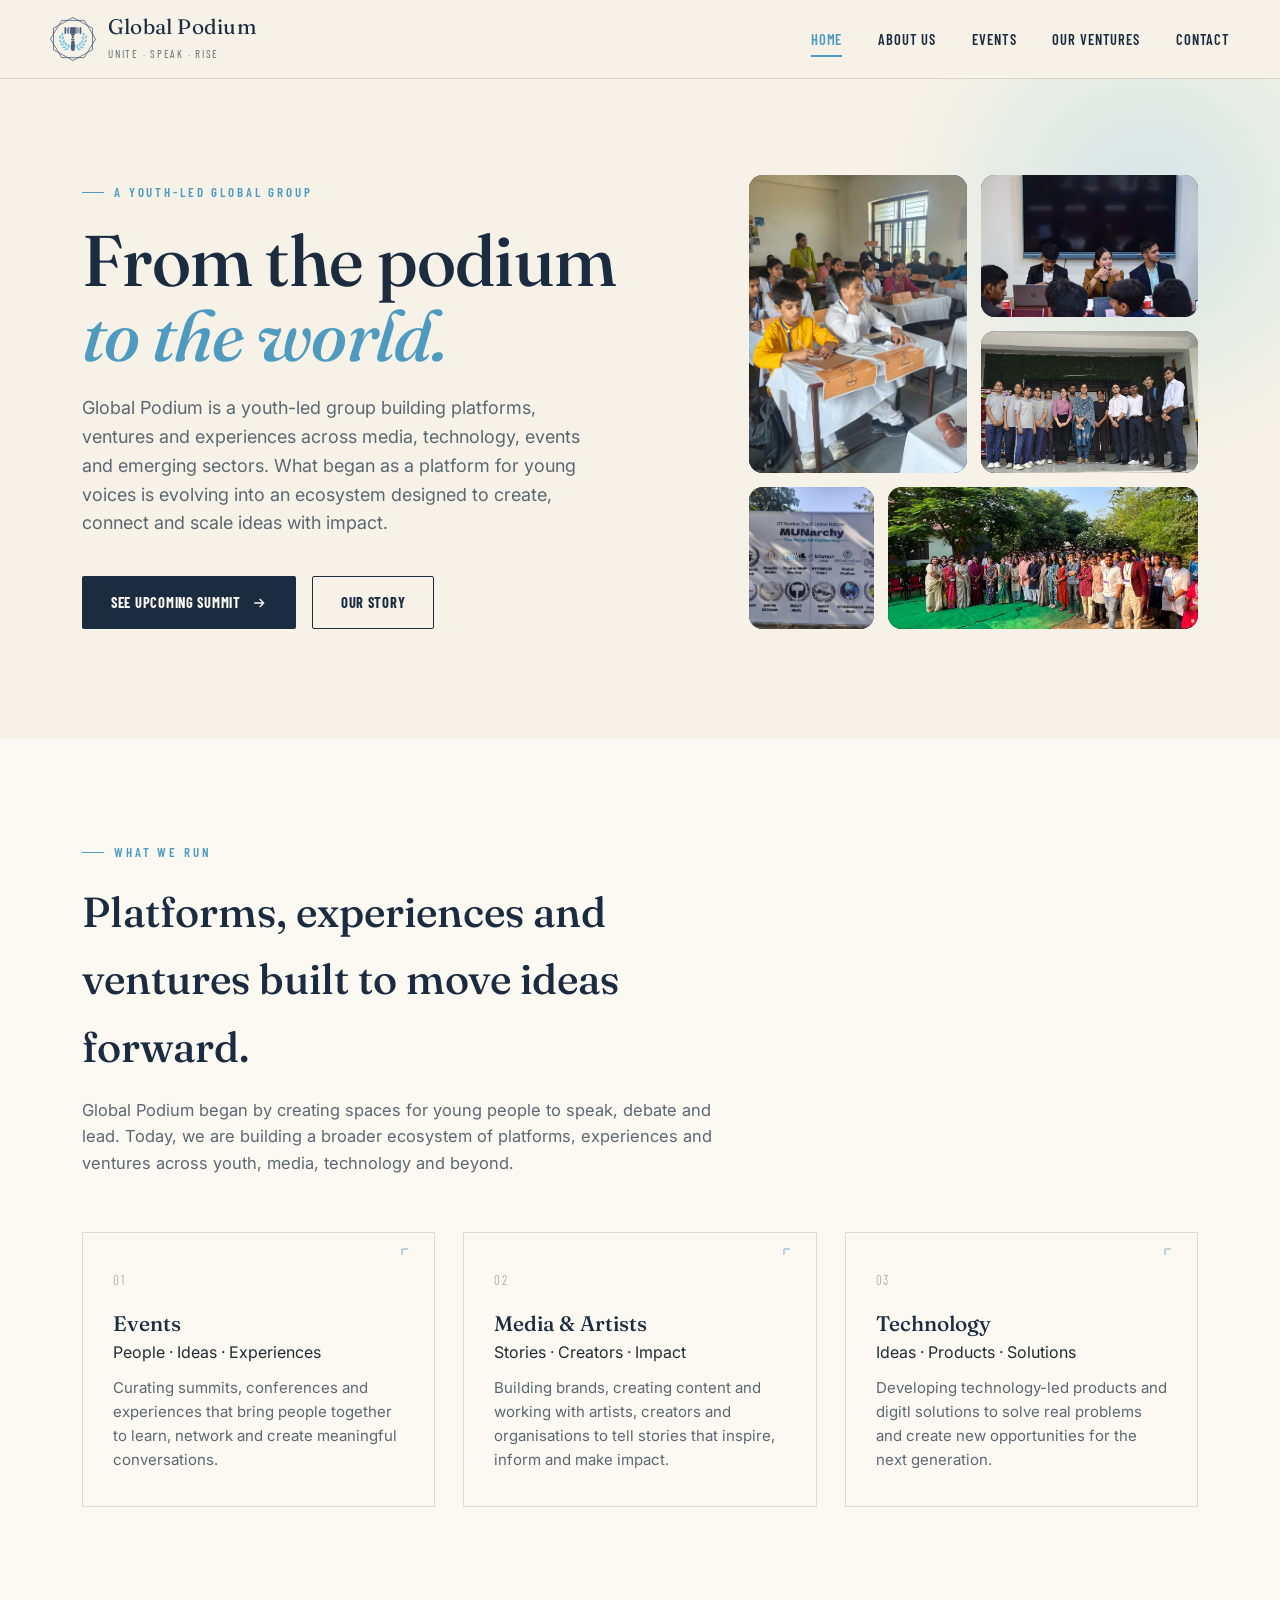
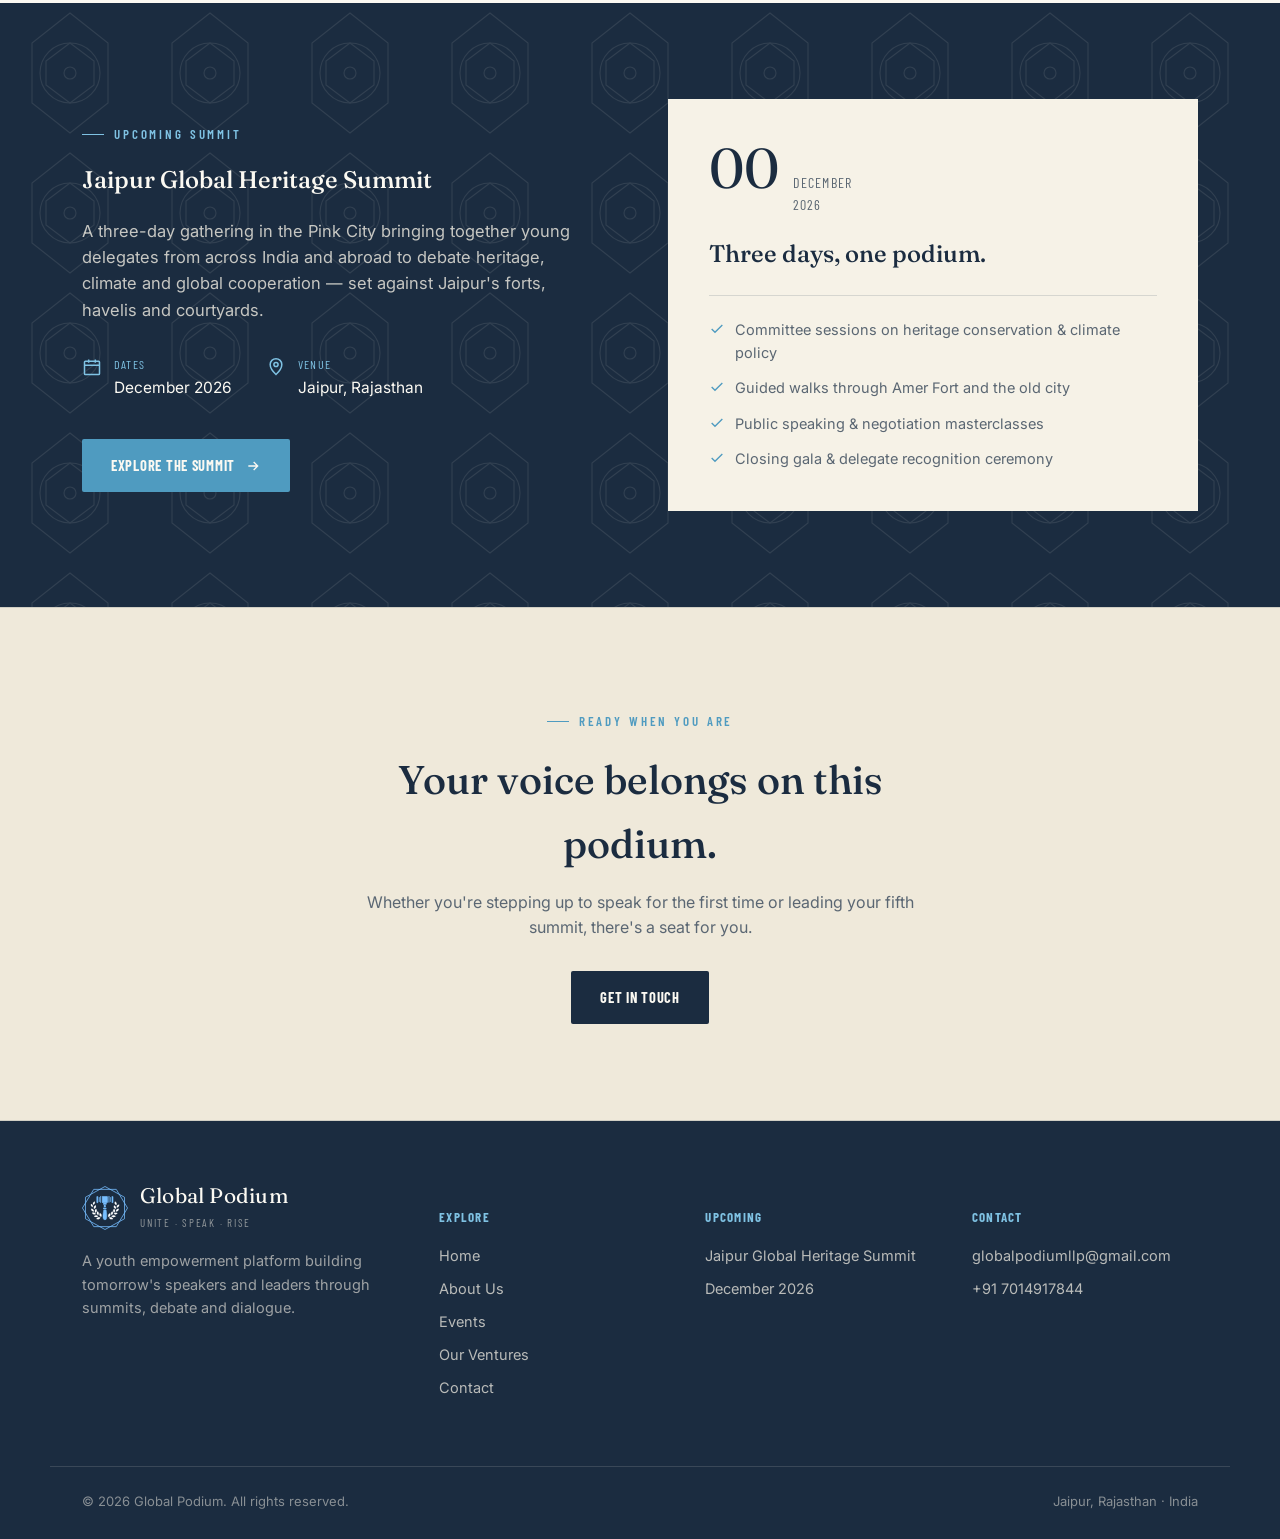
<file: index.html>
<!DOCTYPE html>
<html lang="en">

<head>
  <meta charset="UTF-8">
  <meta name="viewport" content="width=device-width, initial-scale=1.0">


  <!-- SEO -->
  <title>Global Podium | Youth, Events, Media & Technology</title>
  <meta name="description"
    content="Global Podium is a youth-led organization building events, media, technology and experiences that connect young people, ideas and opportunities.">

  <link rel="canonical" href="https://globalpodiumllp.in/">

  <!-- Open Graph / Social Sharing -->
  <meta property="og:type" content="website">
  <meta property="og:title" content="Global Podium | Youth, Events, Media & Technology">
  <meta property="og:description"
    content="Global Podium is a youth-led organization building events, media, technology and experiences that connect young people, ideas and opportunities.">
  <meta property="og:url" content="https://globalpodiumllp.in/">
  <meta property="og:site_name" content="Global Podium">
  <meta property="og:image" content="https://globalpodiumllp.in/images/image-og.png">
  <meta property="og:image:alt" content="Global Podium">

  <!-- X / Twitter -->
  <meta name="twitter:card" content="summary_large_image">
  <meta name="twitter:title" content="Global Podium | Youth, Events, Media & Technology">
  <meta name="twitter:description"
    content="Global Podium is a youth-led organization building events, media, technology and experiences that connect young people, ideas and opportunities.">
  <meta name="twitter:image" content="https://globalpodiumllp.in/images/image-og.png">


  <!-- organization structured data -->

  <script type="application/ld+json">
{
  "@context": "https://schema.org",
  "@type": "Organization",
  "name": "Global Podium",
  "alternateName": "Global Podium LLP",
  "url": "https://globalpodiumllp.in/",
  "logo": "https://globalpodiumllp.in/favicon_io/android-chrome-192x192.png",
  "description": "Global Podium is a youth-led organization building events, media, technology and experiences that connect young people, ideas and opportunities.",
  "email": "globalpodiumllp@gmail.com",
  "telephone": "+91 7014917844",
  "address": {
    "@type": "PostalAddress",
    "addressLocality": "Jaipur",
    "addressRegion": "Rajasthan",
    "addressCountry": "IN"
  }
}
</script>

  <!-- Favicon -->
  <link rel="icon" type="image/x-icon" href="favicon_io/favicon.ico">
  <link rel="icon" type="image/png" sizes="16x16" href="favicon_io/favicon-16x16.png">
  <link rel="icon" type="image/png" sizes="32x32" href="favicon_io/favicon-32x32.png">
  <link rel="icon" type="image/png" sizes="192x192" href="favicon_io/android-chrome-192x192.png">
  <link rel="icon" type="image/png" sizes="512x512" href="favicon_io/android-chrome-512x512.png">

  <!-- Apple -->
  <link rel="apple-touch-icon" sizes="180x180" href="favicon_io/apple-touch-icon.png">

  <link rel="stylesheet" href="style.css">
  <!-- <link rel="icon" href="data:image/svg+xml,%3Csvg xmlns='http://www.w3.org/2000/svg' viewBox='0 0 100 100'%3E%3Ccircle cx='50' cy='50' r='46' fill='%231B2C40'/%3E%3Ctext x='50' y='64' font-size='50' text-anchor='middle' fill='%237FC2E3' font-family='Georgia'%3EG%3C/text%3E%3C/svg%3E"> -->
</head>

<body>

  <header class="site-header">
    <nav class="nav container">
      <a class="brand" href="index.html" aria-label="Global Podium home">
        <img class="brand-mark" src="images/ logo GlobalP-01.svg" alt="Global Podium logo">
        <span>
          <span class="brand-name">Global Podium</span>
          <span class="brand-tag">Unite &middot; Speak &middot; Rise</span>
        </span>
      </a>
      <button class="nav-toggle" aria-label="Toggle menu" id="navToggle">
        <span></span><span></span><span></span>
      </button>
      <div class="nav-links" id="navLinks">
        <a href="index.html" class="active">Home</a>
        <a href="about.html">About Us</a>
        <a href="events.html">Events</a>
        <a href="ventures.html">Our Ventures</a>
        <a href="contact.html">Contact</a>
      </div>
      <!-- <a class="nav-cta" href="contact.html">Get Involved</a> -->
    </nav>
  </header>

  <main>

    <!-- HERO -->
    <section class="hero">
      <div class="container hero-grid">
        <div>
          <span class="eyebrow">A YOUTH-LED GLOBAL GROUP</span>

          <h1>From the podium<br><em>to the world.</em></h1>
          <p class="lead">Global Podium is a youth-led group building platforms, ventures and experiences across media,
            technology, events and emerging sectors. What began as a platform for young voices is evolving into an
            ecosystem designed to create, connect and scale ideas with impact.</p>
          <div class="hero-actions">
            <a class="btn btn-primary" href="jghs.html">
              See Upcoming Summit
              <svg viewBox="0 0 24 24" fill="none" stroke="currentColor" stroke-width="2">
                <path d="M5 12h14M13 6l6 6-6 6" />
              </svg>
            </a>
            <a class="btn btn-ghost" href="about.html">Our Story</a>
          </div>
        </div>
        <div class="hero-badge-wrap">
          <div class="hero-photo-bento">
            <div class="hpb-tile hpb-a"><img src="images/home/main1.jpeg" alt="" onerror="this.style.opacity='0'">
            </div>
            <div class="hpb-tile hpb-b"><img src="images/home/main22.jpeg" alt="" onerror="this.style.opacity='0'">
            </div>
            <div class="hpb-tile hpb-c"><img src="images/home/main3.jpeg" alt="" onerror="this.style.opacity='0'">
            </div>
            <div class="hpb-tile hpb-d"><img src="images/home/main5.jpeg" alt="" onerror="this.style.opacity='0'">
            </div>
            <div class="hpb-tile hpb-e"><img src="images/home/main4.jpeg" alt="" onerror="this.style.opacity='0'">
            </div>
          </div>
        </div>
      </div>
    </section>

    <!-- EVENTS OVERVIEW -->
    <section id="events">
      <div class="container">
        <div class="section-head reveal">
          <span class="eyebrow">What We Run</span>
          <h2>Platforms, experiences and ventures built to move ideas forward.</h2>
          <p>Global Podium began by creating spaces for young people to speak, debate and lead. Today, we are building a
            broader ecosystem of platforms, experiences and ventures across youth, media, technology and beyond.</p>
        </div>
        <div class="cards">
          <div class="card reveal">
            <svg class="card-corner" viewBox="0 0 20 20" fill="none" stroke="currentColor" stroke-width="1.5">
              <path d="M2 2h6M2 2v6" />
            </svg>
            <span class="card-index">01</span>
            <h3>Events</h3>
            <span class="card-keywords">People &middot; Ideas &middot; Experiences</span>
            <p>Curating summits, conferences and experiences that bring people together to learn, network and create
              meaningful conversations.</p>
          </div>
          <div class="card reveal">
            <svg class="card-corner" viewBox="0 0 20 20" fill="none" stroke="currentColor" stroke-width="1.5">
              <path d="M2 2h6M2 2v6" />
            </svg>
            <span class="card-index">02</span>
            <h3>Media & Artists</h3>
            <span class="card-keywords">Stories &middot; Creators &middot; Impact</span>

            <p>Building brands, creating content and working with artists, creators and organisations to tell stories
              that inspire, inform and make impact.</p>
          </div>
          <div class="card reveal">
            <svg class="card-corner" viewBox="0 0 20 20" fill="none" stroke="currentColor" stroke-width="1.5">
              <path d="M2 2h6M2 2v6" />
            </svg>
            <span class="card-index">03</span>
            <h3>Technology</h3>
            <span class="card-keywords">Ideas &middot; Products &middot; Solutions</span>
            <p>Developing technology-led products and digitl solutions to solve real problems and create new
              opportunities for the next generation.</p>
          </div>
        </div>
      </div>
    </section>

    <!-- FEATURED UPCOMING EVENT -->
    <section class="feature" id="upcoming-event">
      <div class="container feature-inner">
        <div class="reveal">
          <span class="eyebrow">Upcoming Summit</span>
          <h2 style="margin-top:16px;">Jaipur Global Heritage Summit</h2>
          <p class="desc">A three-day gathering in the Pink City bringing together young delegates from across India and
            abroad to debate heritage, climate and global cooperation — set against Jaipur's forts, havelis and
            courtyards.</p>
          <div class="feature-meta">
            <div class="meta-item">
              <svg viewBox="0 0 24 24" fill="none" stroke="currentColor" stroke-width="1.8">
                <rect x="3" y="5" width="18" height="16" rx="1" />
                <path d="M8 3v4M16 3v4M3 10h18" />
              </svg>
              <div>
                <div class="meta-label">Dates</div>
                <div class="meta-value">December 2026</div>
              </div>
            </div>
            <div class="meta-item">
              <svg viewBox="0 0 24 24" fill="none" stroke="currentColor" stroke-width="1.8">
                <path d="M12 21s7-6.5 7-12a7 7 0 0 0-14 0c0 5.5 7 12 7 12z" />
                <circle cx="12" cy="9" r="2.5" />
              </svg>
              <div>
                <div class="meta-label">Venue</div>
                <div class="meta-value">Jaipur, Rajasthan</div>
              </div>
            </div>
            <!-- <div class="meta-item">
              <svg viewBox="0 0 24 24" fill="none" stroke="currentColor" stroke-width="1.8">
                <path
                  d="M17 21v-2a4 4 0 0 0-4-4H7a4 4 0 0 0-4 4v2M10 11a4 4 0 1 0 0-8 4 4 0 0 0 0 8zM23 21v-2a4 4 0 0 0-3-3.87M16 3.13a4 4 0 0 1 0 7.75" />
              </svg>
              <div>
                <div class="meta-label">Delegates</div>
                <div class="meta-value">150 seats, ages 15–25</div>
              </div>
            </div> -->
          </div>
          <a class="btn btn-sky btn-explore-summit" href="jghs.html">
            Explore The Summit
            <svg viewBox="0 0 24 24" fill="none" stroke="currentColor" stroke-width="2">
              <path d="M5 12h14M13 6l6 6-6 6" />
            </svg>
          </a>
        </div>

        <div class="feature-card reveal">
          <div class="date-block">
            <span class="date-num">00</span>
            <span class="date-rest">December<br>2026</span>
          </div>
          <h3>Three days, one podium.</h3>
          <div class="divider"></div>
          <ul>
            <li>
              <svg viewBox="0 0 24 24" fill="none" stroke="currentColor" stroke-width="2">
                <path d="M20 6L9 17l-5-5" />
              </svg>
              Committee sessions on heritage conservation &amp; climate policy
            </li>
            <li>
              <svg viewBox="0 0 24 24" fill="none" stroke="currentColor" stroke-width="2">
                <path d="M20 6L9 17l-5-5" />
              </svg>
              Guided walks through Amer Fort and the old city
            </li>
            <li>
              <svg viewBox="0 0 24 24" fill="none" stroke="currentColor" stroke-width="2">
                <path d="M20 6L9 17l-5-5" />
              </svg>
              Public speaking &amp; negotiation masterclasses
            </li>
            <li>
              <svg viewBox="0 0 24 24" fill="none" stroke="currentColor" stroke-width="2">
                <path d="M20 6L9 17l-5-5" />
              </svg>
              Closing gala &amp; delegate recognition ceremony
            </li>
          </ul>
        </div>
      </div>
    </section>

    <!-- CTA -->
    <section class="cta-band">
      <div class="container" style="max-width:640px; text-align:center;">
        <span class="eyebrow" style="justify-content:center;">Ready When You Are</span>
        <h2 style="margin-top:16px;">Your voice belongs on this podium.</h2>
        <p>Whether you're stepping up to speak for the first time or leading your fifth summit, there's a seat for you.
        </p>
        <a class="btn btn-primary" href="contact.html">Get in Touch</a>
      </div>
    </section>

  </main>

  <footer class="site-footer">
    <div class="container footer-grid">
      <div>
        <div class="footer-brand">
          <img class="brand-mark" src="images/ logo GlobalP-02.svg" alt="Global Podium logo">
          <span>
            <span class="brand-name">Global Podium</span>
            <span class="brand-tag">Unite &middot; Speak &middot; Rise</span>
          </span>
        </div>
        <p class="footer-desc">A youth empowerment platform building tomorrow's speakers and leaders through summits,
          debate and dialogue.</p>
      </div>
      <div class="footer-col">
        <h5>Explore</h5>
        <a href="index.html">Home</a>
        <a href="about.html">About Us</a>
        <a href="events.html">Events</a>
        <a href="ventures.html">Our Ventures</a>
        <a href="contact.html">Contact</a>
      </div>
      <div class="footer-col">
        <h5>Upcoming</h5>
        <p>Jaipur Global Heritage Summit</p>
        <p>December 2026</p>
      </div>
      <div class="footer-col">
        <h5>Contact</h5>
        <a href="mailto:globalpodiumllp@gmail.com">globalpodiumllp@gmail.com</a>
        <a href="tel:+917014917844">+91 7014917844</a>
      </div>
    </div>
    <div class="container footer-bottom">
      <span>&copy; 2026 Global Podium. All rights reserved.</span>
      <span>Jaipur, Rajasthan · India</span>
    </div>
  </footer>

  <script src="script.js"></script>
</body>

</html>
</file>
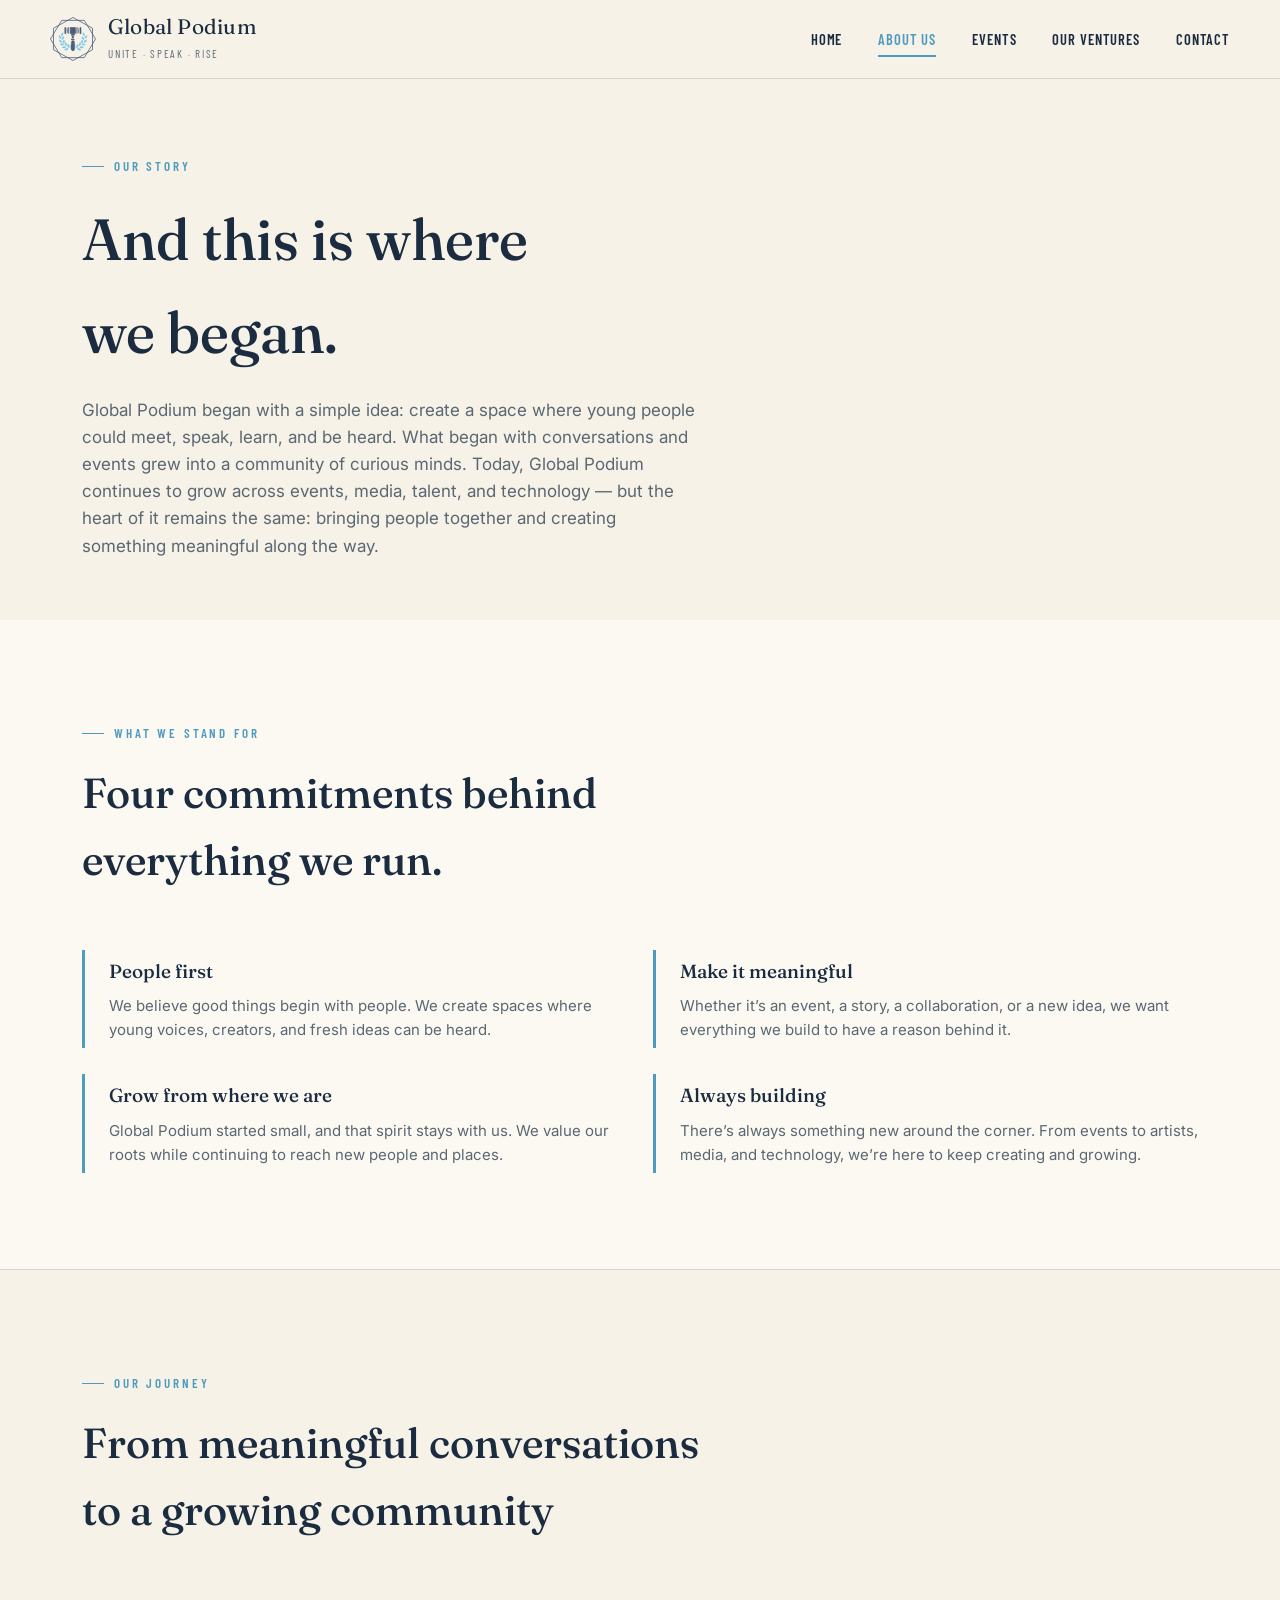
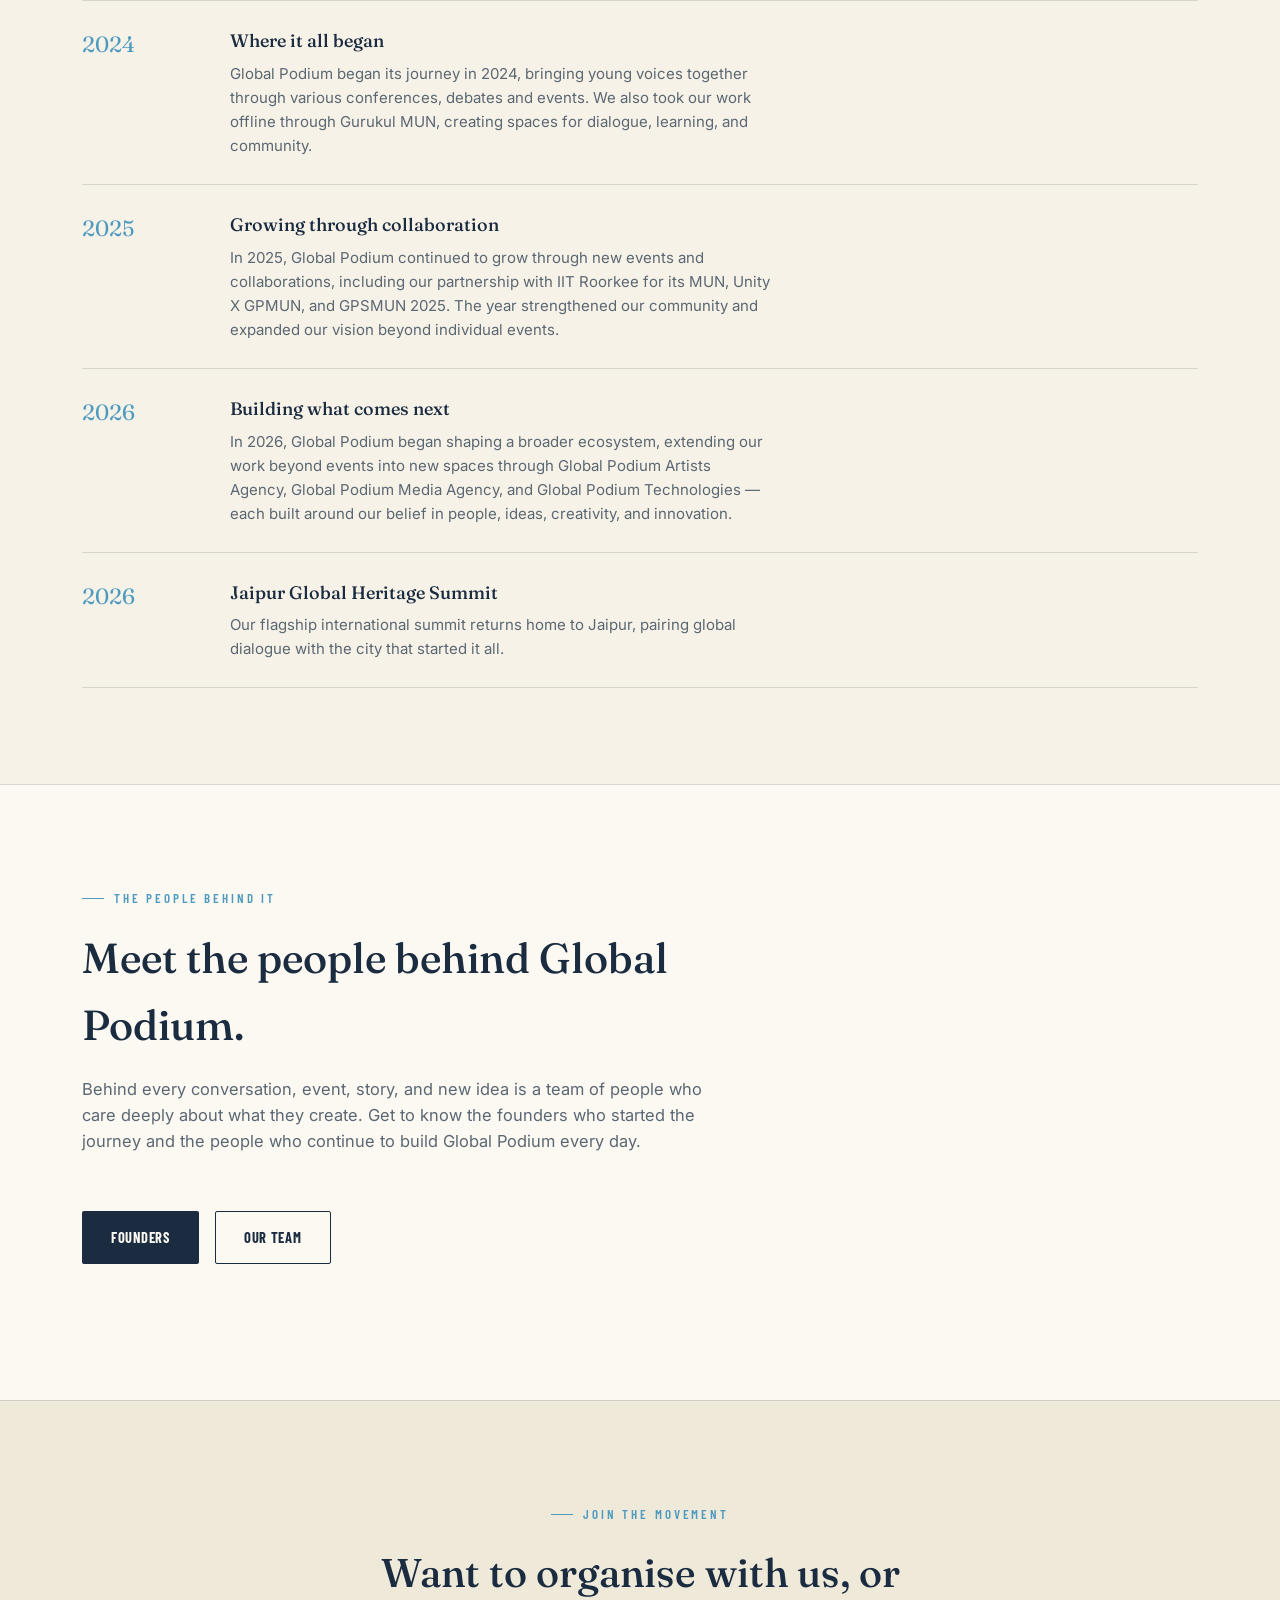
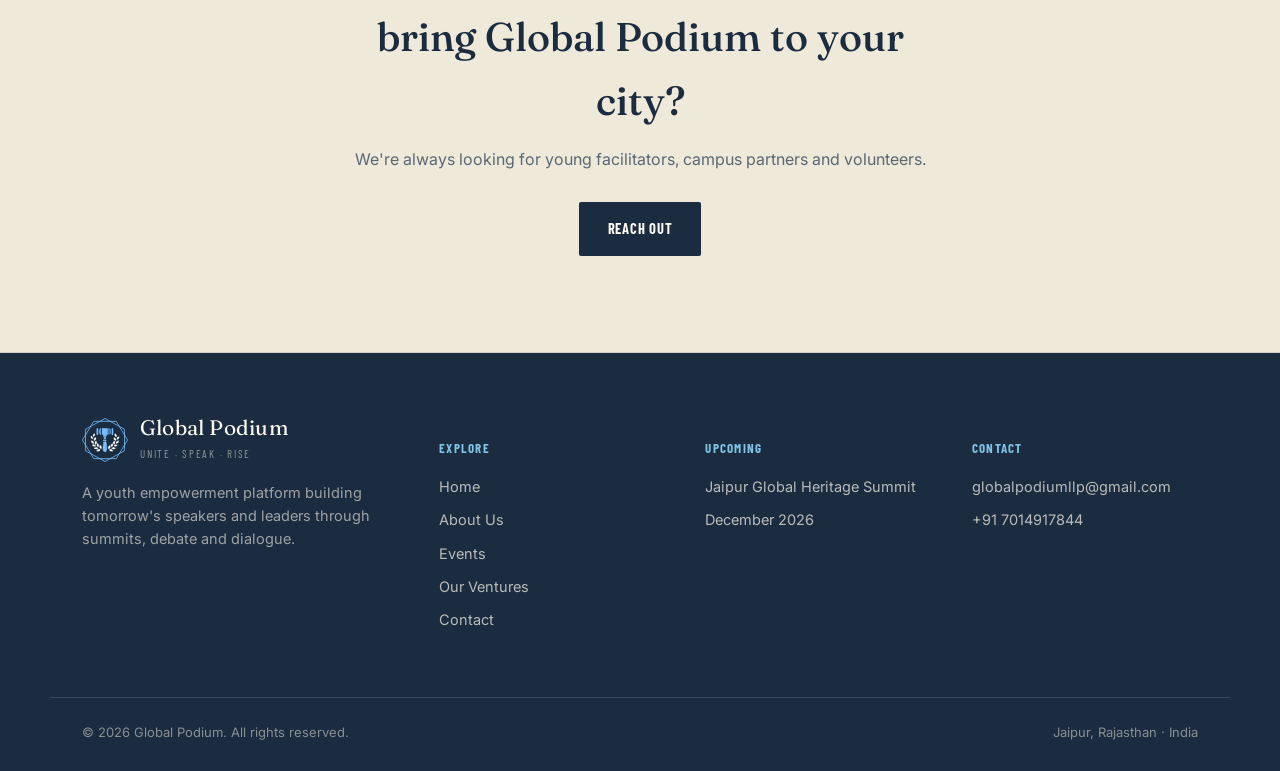
<file: about.html>
<!DOCTYPE html>
<html lang="en">

<head>
  <meta charset="UTF-8">
  <meta name="viewport" content="width=device-width, initial-scale=1.0">
  <title>About Global Podium | Our Story & Mission</title>

  <meta name="description"
    content="Learn about Global Podium, a youth-led organization building platforms, events, media and technology to connect young people, ideas and opportunities.">

  <link rel="canonical" href="https://globalpodiumllp.in/about.html">

  <!-- Open Graph / Social Sharing -->
  <meta property="og:type" content="website">
  <meta property="og:title" content="About Global Podium | Our Story & Mission">
  <meta property="og:description"
    content="Learn about Global Podium, a youth-led organization building platforms, events, media and technology to connect young people, ideas and opportunities.">
  <meta property="og:url" content="https://globalpodiumllp.in/about.html">
  <meta property="og:site_name" content="Global Podium">
  <meta property="og:image" content="https://globalpodiumllp.in/images/image-og.png">
  <meta property="og:image:alt" content="Global Podium">

  <!-- X / Twitter -->
  <meta name="twitter:card" content="summary_large_image">
  <meta name="twitter:title" content="About Global Podium | Our Story & Mission">
  <meta name="twitter:description"
    content="Learn about Global Podium, a youth-led organization building platforms, events, media and technology to connect young people, ideas and opportunities.">
  <meta name="twitter:image" content="https://globalpodiumllp.in/images/image-og.png">

  <script type="application/ld+json">
{
  "@context": "https://schema.org",
  "@type": "AboutPage",
  "name": "About Global Podium",
  "url": "https://globalpodiumllp.in/about.html",
  "description": "Learn about Global Podium, a youth-led organization building platforms, events, media and technology to connect young people, ideas and opportunities.",
  "isPartOf": {
    "@type": "WebSite",
    "name": "Global Podium",
    "url": "https://globalpodiumllp.in/"
  }
}
</script>

  <!-- Favicon -->
  <link rel="icon" type="image/x-icon" href="favicon_io/favicon.ico">
  <link rel="icon" type="image/png" sizes="16x16" href="favicon_io/favicon-16x16.png">
  <link rel="icon" type="image/png" sizes="32x32" href="favicon_io/favicon-32x32.png">
  <link rel="icon" type="image/png" sizes="192x192" href="favicon_io/android-chrome-192x192.png">
  <link rel="icon" type="image/png" sizes="512x512" href="favicon_io/android-chrome-512x512.png">

  <!-- Apple -->
  <link rel="apple-touch-icon" sizes="180x180" href="favicon_io/apple-touch-icon.png">

  <link rel="stylesheet" href="style.css">
  <!-- <link rel="icon"
    href="data:image/svg+xml,%3Csvg xmlns='http://www.w3.org/2000/svg' viewBox='0 0 100 100'%3E%3Ccircle cx='50' cy='50' r='46' fill='%231B2C40'/%3E%3Ctext x='50' y='64' font-size='50' text-anchor='middle' fill='%237FC2E3' font-family='Georgia'%3EG%3C/text%3E%3C/svg%3E"> -->
</head>

<body>

  <header class="site-header">
    <nav class="nav container">
      <a class="brand" href="index.html" aria-label="Global Podium home">
        <img class="brand-mark" src="images/ logo GlobalP-01.svg" alt="Global Podium logo">
        <span>
          <span class="brand-name">Global Podium</span>
          <span class="brand-tag">Unite &middot; Speak &middot; Rise</span>
        </span>
      </a>
      <button class="nav-toggle" aria-label="Toggle menu" id="navToggle">
        <span></span><span></span><span></span>
      </button>
      <div class="nav-links" id="navLinks">
        <a href="index.html">Home</a>
        <a href="about.html" class="active">About Us</a>
        <a href="events.html">Events</a>
        <a href="ventures.html">Our Ventures</a>
        <a href="contact.html">Contact</a>
      </div>
      <!-- <a class="nav-cta" href="contact.html">Get Involved</a> -->
    </nav>
  </header>

  <main>

    <section class="page-hero">
      <div class="container">
        <span class="eyebrow">Our Story</span>
        <h1>And this is where<br>we began.</h1>
        <p>Global Podium began with a simple idea: create a space where young people could meet, speak, learn, and be
          heard. What began with conversations and events grew into a community of curious minds. Today, Global Podium
          continues to grow across events, media, talent, and
          technology — but the heart of it remains the same: bringing people together and creating something meaningful
          along the way.
        </p>
      </div>
    </section>

    <section style="padding-top:1;">
      <div class="container">
        <div class="section-head reveal">
          <span class="eyebrow">What We Stand For</span>
          <h2>Four commitments behind everything we run.</h2>
        </div>
        <div class="value-grid">
          <div class="value-card reveal">
            <h4>People first</h4>
            <p>We believe good things begin with people. We create spaces where young voices, creators, and fresh ideas
              can be heard.</p>
          </div>
          <div class="value-card reveal">
            <h4>Make it meaningful</h4>
            <p>Whether it’s an event, a story, a collaboration, or a new idea, we want everything we build to have a
              reason behind it.</p>
          </div>
          <div class="value-card reveal">
            <h4>Grow from where we are</h4>
            <p>Global Podium started small, and that spirit stays with us. We value our roots while continuing to reach
              new people and places.</p>
          </div>
          <div class="value-card reveal">
            <h4>Always building</h4>
            <p>There’s always something new around the corner. From events to artists, media, and technology, we’re here
              to keep creating and growing.
            </p>
          </div>
        </div>
      </div>
    </section>

    <section class="mission">
      <div class="container">
        <div class="section-head reveal">
          <span class="eyebrow">Our Journey</span>
          <h2>From meaningful conversations to a growing community<h2>
        </div>
        <div class="timeline">
          <div class="tl-row reveal">
            <div class="tl-year">2024</div>
            <div>
              <h4>Where it all began</h4>
              <p>Global Podium began its journey in 2024, bringing young voices together through various conferences,
                debates and events. We also took our work offline through Gurukul MUN,
                creating spaces for dialogue, learning, and community.</p>
            </div>
          </div>
          <div class="tl-row reveal">
            <div class="tl-year">2025</div>
            <div>
              <h4>Growing through collaboration</h4>
              <p>In 2025, Global Podium continued to grow through new events and collaborations, including our
                partnership with IIT Roorkee for its MUN, Unity X GPMUN, and GPSMUN 2025. The year strengthened our
                community and expanded our vision beyond individual events.</p>
            </div>
          </div>
          <div class="tl-row reveal">
            <div class="tl-year">2026</div>
            <div>
              <h4>Building what comes next</h4>
              <p>In 2026, Global Podium began shaping a broader ecosystem, extending our work beyond events into new
                spaces through Global Podium Artists Agency, Global Podium Media Agency, and Global Podium Technologies
                — each built around our belief in people, ideas, creativity, and innovation.</p>
            </div>
          </div>
          <div class="tl-row reveal">
            <div class="tl-year">2026</div>
            <div>
              <h4>Jaipur Global Heritage Summit</h4>
              <p>Our flagship international summit returns home to Jaipur, pairing global dialogue with the city that
                started it all.</p>
            </div>
          </div>
        </div>
      </div>
    </section>

    <section>
      <div class="container">
        <div class="section-head reveal">
          <span class="eyebrow">The People Behind It</span>
          <h2>Meet the people behind Global Podium.</h2>
          <p>Behind every conversation, event, story, and new idea is a team of people who care deeply about what they
            create. Get to know the founders who started the journey and the people who continue to build Global Podium
            every day.</p>
        </div>
        <div style="display:flex; gap:16px; flex-wrap:wrap; margin-top:8px; margin-bottom:40px;">
          <a class="btn btn-primary" href="team.html#founders">Founders</a>
          <a class="btn btn-ghost" href="team.html#team">Our Team</a>
        </div>
      </div>
    </section>

    <section class="cta-band">
      <div class="container" style="max-width:640px; text-align:center;">
        <span class="eyebrow" style="justify-content:center;">Join The Movement</span>
        <h2 style="margin-top:16px;">Want to organise with us, or bring Global Podium to your city?</h2>
        <p>We're always looking for young facilitators, campus partners and volunteers.</p>
        <a class="btn btn-primary" href="contact.html">Reach Out</a>
      </div>
    </section>

  </main>

  <footer class="site-footer">
    <div class="container footer-grid">
      <div>
        <div class="footer-brand">
          <img class="brand-mark" src="images/ logo GlobalP-02.svg" alt="Global Podium logo">
          <span>
            <span class="brand-name">Global Podium</span>
            <span class="brand-tag">Unite &middot; Speak &middot; Rise</span>
          </span>
        </div>
        <p class="footer-desc">A youth empowerment platform building tomorrow's speakers and leaders through summits,
          debate and dialogue.</p>
      </div>
      <div class="footer-col">
        <h5>Explore</h5>
        <a href="index.html">Home</a>
        <a href="about.html">About Us</a>
        <a href="events.html">Events</a>
        <a href="ventures.html">Our Ventures</a>
        <a href="contact.html">Contact</a>
      </div>
      <div class="footer-col">
        <h5>Upcoming</h5>
        <p>Jaipur Global Heritage Summit</p>
        <p>December 2026</p>
      </div>
      <div class="footer-col">
        <h5>Contact</h5>
        <a href="mailto:globalpodiumllp@gmail.com">globalpodiumllp@gmail.com</a>
        <a href="tel:+917014917844">+91 7014917844</a>
      </div>
    </div>
    <div class="container footer-bottom">
      <span>&copy; 2026 Global Podium. All rights reserved.</span>
      <span>Jaipur, Rajasthan · India</span>
    </div>
  </footer>

  <script src="script.js"></script>
</body>

</html>
</file>
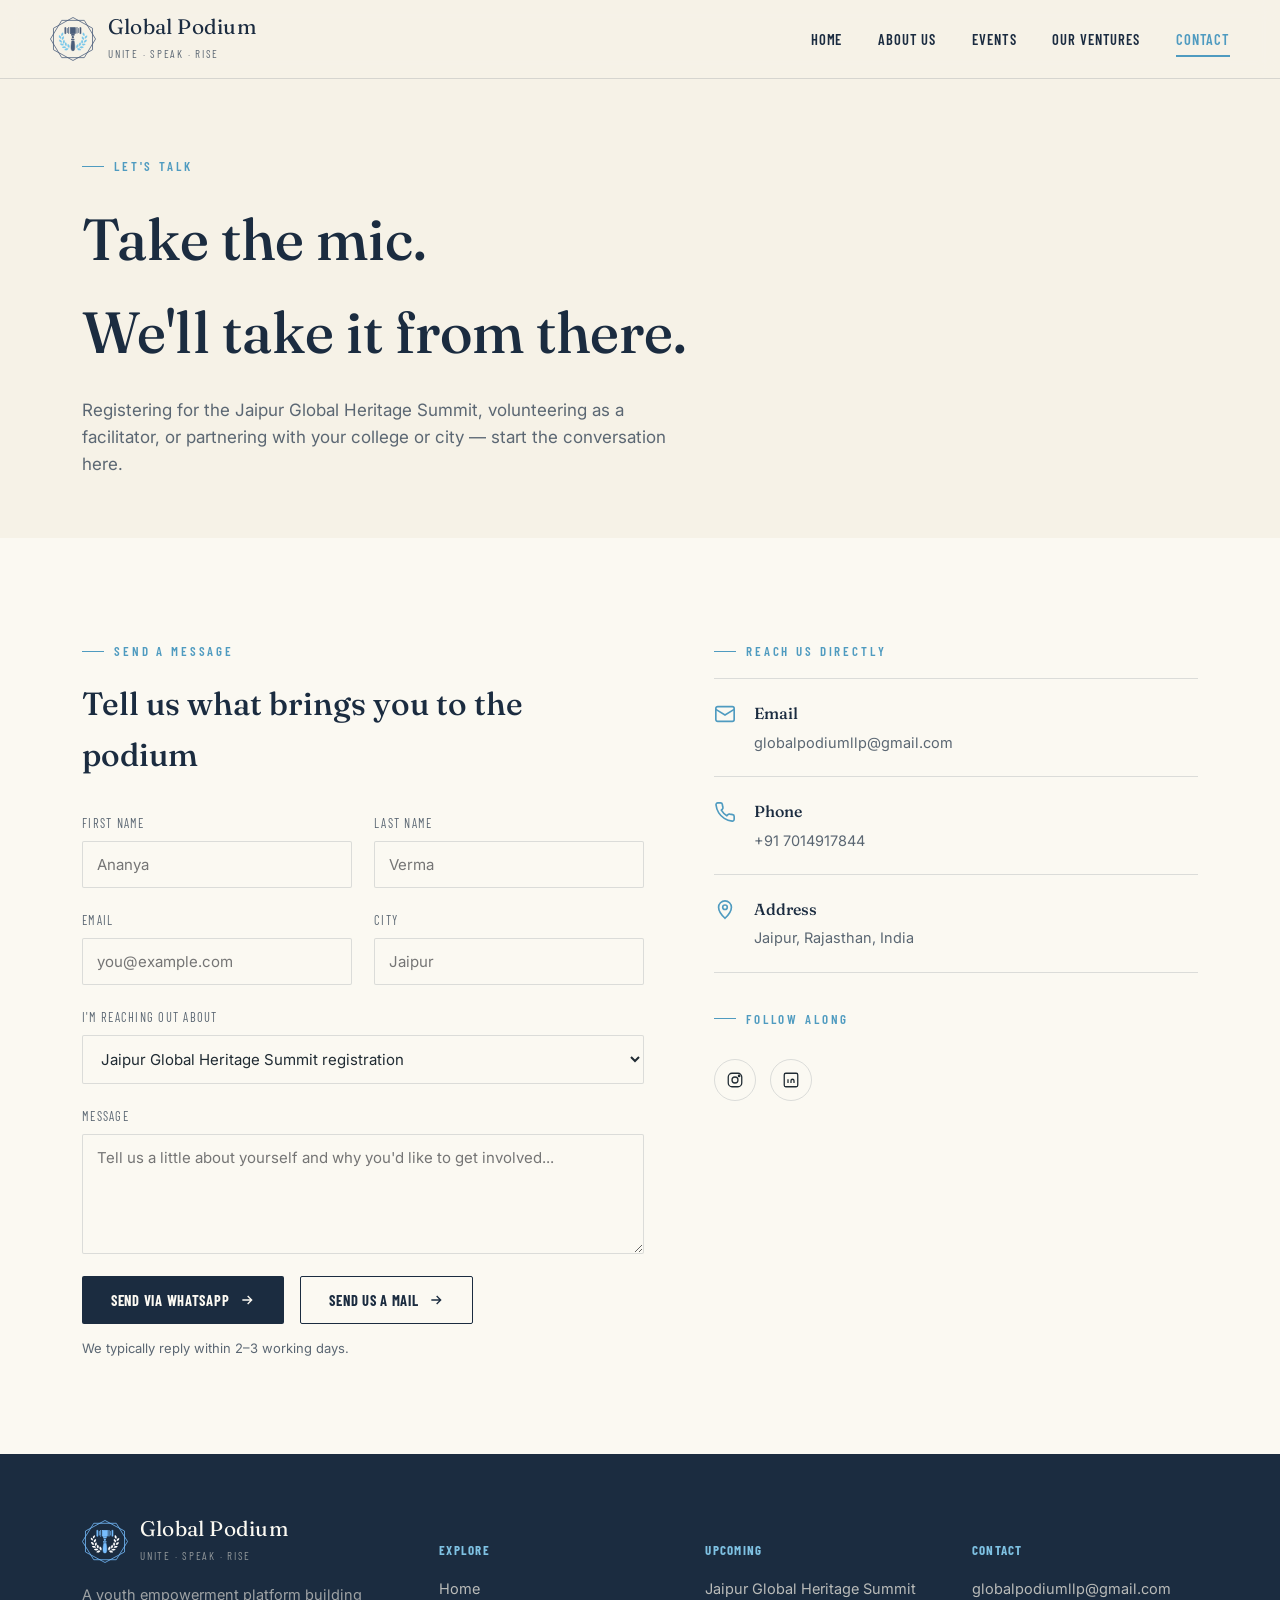
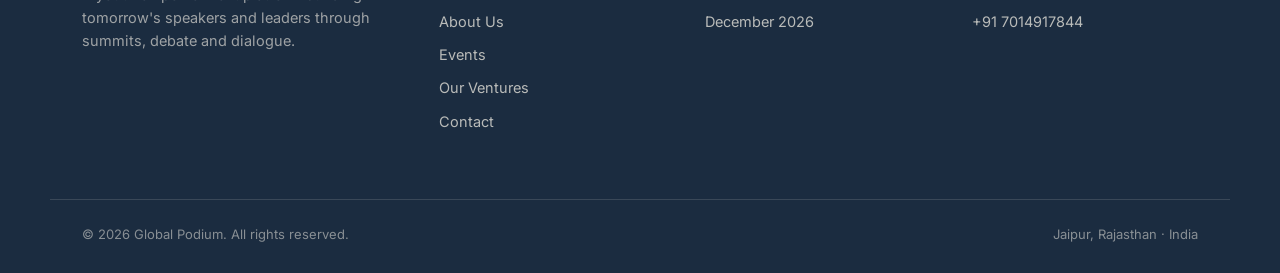
<file: contact.html>
<!DOCTYPE html>
<html lang="en">

<head>
  <meta charset="UTF-8">
  <meta name="viewport" content="width=device-width, initial-scale=1.0">
  <title>Contact Global Podium | Get in Touch</title>

  <meta name="description"
    content="Contact Global Podium for event partnerships, collaborations, media, technology, volunteering and opportunities to work and participate together.">

  <link rel="canonical" href="https://globalpodiumllp.in/contact.html">

  <!-- Open Graph / Social Sharing -->
  <meta property="og:type" content="website">
  <meta property="og:title" content="Contact Global Podium | Get in Touch">
  <meta property="og:description"
    content="Contact Global Podium for event partnerships, collaborations, media, technology, volunteering and opportunities to work together.">
  <meta property="og:url" content="https://globalpodiumllp.in/contact.html">
  <meta property="og:site_name" content="Global Podium">
  <meta property="og:image" content="https://globalpodiumllp.in/images/image-og.png">
  <meta property="og:image:alt" content="Contact Global Podium">

  <!-- X / Twitter -->
  <meta name="twitter:card" content="summary_large_image">
  <meta name="twitter:title" content="Contact Global Podium | Get in Touch">
  <meta name="twitter:description"
    content="Contact Global Podium for event partnerships, collaborations, media, technology, volunteering and opportunities to work together.">
  <meta name="twitter:image" content="https://globalpodiumllp.in/images/image-og.png">

  <script type="application/ld+json">
{
  "@context": "https://schema.org",
  "@type": "ContactPage",
  "name": "Contact Global Podium",
  "url": "https://globalpodiumllp.in/contact.html",
  "description": "Contact Global Podium for event partnerships, collaborations, media, technology, volunteering and opportunities to work and participate together.",
  "isPartOf": {
    "@type": "WebSite",
    "name": "Global Podium",
    "url": "https://globalpodiumllp.in/"
  }
}
</script>

  <!-- Favicon -->
  <link rel="icon" type="image/x-icon" href="favicon_io/favicon.ico">
  <link rel="icon" type="image/png" sizes="16x16" href="favicon_io/favicon-16x16.png">
  <link rel="icon" type="image/png" sizes="32x32" href="favicon_io/favicon-32x32.png">
  <link rel="icon" type="image/png" sizes="192x192" href="favicon_io/android-chrome-192x192.png">
  <link rel="icon" type="image/png" sizes="512x512" href="favicon_io/android-chrome-512x512.png">

  <!-- Apple -->
  <link rel="apple-touch-icon" sizes="180x180" href="favicon_io/apple-touch-icon.png">

  <link rel="stylesheet" href="style.css">
  <!-- <link rel="icon" href="data:image/svg+xml,%3Csvg xmlns='http://www.w3.org/2000/svg' viewBox='0 0 100 100'%3E%3Ccircle cx='50' cy='50' r='46' fill='%231B2C40'/%3E%3Ctext x='50' y='64' font-size='50' text-anchor='middle' fill='%237FC2E3' font-family='Georgia'%3EG%3C/text%3E%3C/svg%3E"> -->
</head>

<body>

  <header class="site-header">
    <nav class="nav container">
      <a class="brand" href="index.html" aria-label="Global Podium home">
        <img class="brand-mark" src="images/ logo GlobalP-01.svg" alt="Global Podium logo">
        <span>
          <span class="brand-name">Global Podium</span>
          <span class="brand-tag">Unite &middot; Speak &middot; Rise</span>
        </span>
      </a>
      <button class="nav-toggle" aria-label="Toggle menu" id="navToggle">
        <span></span><span></span><span></span>
      </button>
      <div class="nav-links" id="navLinks">
        <a href="index.html">Home</a>
        <a href="about.html">About Us</a>
        <a href="events.html">Events</a>
        <a href="ventures.html">Our Ventures</a>
        <a href="contact.html" class="active">Contact</a>
      </div>
      <!-- <a class="nav-cta" href="contact.html">Get Involved</a> -->
    </nav>
  </header>

  <main>

    <section class="page-hero">
      <div class="container">
        <span class="eyebrow">Let's Talk</span>
        <h1>Take the mic.<br>We'll take it from there.</h1>
        <p>Registering for the Jaipur Global Heritage Summit, volunteering as a facilitator, or partnering with your
          college or city — start the conversation here.</p>
      </div>
    </section>

    <section style="padding-top:1;">
      <div class="container contact-grid">

        <div class="reveal">
          <span class="eyebrow">Send A Message</span>
          <h2 style="margin-top:16px; font-size:clamp(24px,2.8vw,32px);">Tell us what brings you to the podium</h2>
          <form class="contact-form" id="contactForm" style="margin-top:32px;">
            <div class="form-row">
              <div class="field">
                <label for="fname">First name</label>
                <input type="text" id="fname" name="fname" required placeholder="Ananya">
              </div>
              <div class="field">
                <label for="lname">Last name</label>
                <input type="text" id="lname" name="lname" required placeholder="Verma">
              </div>
            </div>
            <div class="form-row">
              <div class="field">
                <label for="email">Email</label>
                <input type="email" id="email" name="email" required placeholder="you@example.com">
              </div>
              <div class="field">
                <label for="city">City</label>
                <input type="text" id="city" name="city" placeholder="Jaipur">
              </div>
            </div>
            <div class="field">
              <label for="reason">I'm reaching out about</label>
              <select id="reason" name="reason">
                <option>Jaipur Global Heritage Summit registration</option>
                <option>Volunteering as a facilitator</option>
                <option>Partnering with my college / city</option>
                <option>Media &amp; press</option>
                <option>Something else</option>
              </select>
            </div>
            <div class="field">
              <label for="message">Message</label>
              <textarea id="message" name="message" required
                placeholder="Tell us a little about yourself and why you'd like to get involved..."></textarea>
            </div>
            <div>
              <div style="display:flex; gap:16px; flex-wrap:wrap;">
                <button type="button" class="btn btn-primary" id="whatsappBtn">
                  Send via WhatsApp
                  <svg viewBox="0 0 24 24" fill="none" stroke="currentColor" stroke-width="2">
                    <path d="M5 12h14M13 6l6 6-6 6" />
                  </svg>
                </button>
                <button type="button" class="btn btn-ghost" id="mailBtn">
                  Send Us a Mail
                  <svg viewBox="0 0 24 24" fill="none" stroke="currentColor" stroke-width="2">
                    <path d="M5 12h14M13 6l6 6-6 6" />
                  </svg>
                </button>
              </div>
              <p class="form-note" style="margin-top:14px;">We typically reply within 2–3 working days.</p>
            </div>
          </form>
        </div>

        <div class="reveal">
          <span class="eyebrow">Reach Us Directly</span>
          <div style="margin-top:16px;">
            <div class="contact-info-item">
              <svg viewBox="0 0 24 24" fill="none" stroke="currentColor" stroke-width="1.8">
                <rect x="2" y="4" width="20" height="16" rx="2" />
                <path d="M2 7l10 6 10-6" />
              </svg>
              <div>
                <h4>Email</h4>
                <a href="mailto:globalpodiumllp@gmail.com">globalpodiumllp@gmail.com</a>
              </div>
            </div>
            <div class="contact-info-item">
              <svg viewBox="0 0 24 24" fill="none" stroke="currentColor" stroke-width="1.8">
                <path
                  d="M22 16.9v3a2 2 0 0 1-2.2 2 19.8 19.8 0 0 1-8.6-3 19.5 19.5 0 0 1-6-6 19.8 19.8 0 0 1-3-8.7A2 2 0 0 1 4.1 2h3a2 2 0 0 1 2 1.7c.1 1 .3 2 .6 3a2 2 0 0 1-.5 2.1L8 10a16 16 0 0 0 6 6l1.2-1.2a2 2 0 0 1 2.1-.5c1 .3 2 .5 3 .6a2 2 0 0 1 1.7 2z" />
              </svg>
              <div>
                <h4>Phone</h4>
                <a href="tel:+917014917844">+91 7014917844</a>
              </div>
            </div>
            <div class="contact-info-item">
              <svg viewBox="0 0 24 24" fill="none" stroke="currentColor" stroke-width="1.8">
                <path d="M12 21s7-6.5 7-12a7 7 0 0 0-14 0c0 5.5 7 12 7 12z" />
                <circle cx="12" cy="9" r="2.5" />
              </svg>
              <div>
                <h4>Address</h4>
                <p>Jaipur, Rajasthan, India</p>
              </div>
            </div>
            <!-- <div class="contact-info-item">
              <svg viewBox="0 0 24 24" fill="none" stroke="currentColor" stroke-width="1.8">
                <rect x="3" y="5" width="18" height="16" rx="1" />
                <path d="M8 3v4M16 3v4M3 10h18" />
              </svg>
              <div>
                <h4>Office Hours</h4>
                <p>Mon – Fri, 10:00 AM – 6:00 PM IST</p>
              </div>
            </div> -->
          </div>

          <span class="eyebrow" style="margin-top:36px; display:inline-flex;">Follow Along</span>
          <div class="social-row">
            <a href="https://www.instagram.com/global_podium/?hl=en" aria-label="Instagram"><svg viewBox="0 0 24 24"
                fill="none" stroke="currentColor" stroke-width="1.7">
                <rect x="3" y="3" width="18" height="18" rx="5" />
                <circle cx="12" cy="12" r="4" />
                <circle cx="17.5" cy="6.5" r="1" />
              </svg></a>
            <a href="https://www.linkedin.com/company/globalpodiumllp/" aria-label="LinkedIn"><svg viewBox="0 0 24 24"
                fill="none" stroke="currentColor" stroke-width="1.7">
                <rect x="3" y="3" width="18" height="18" rx="2" />
                <path d="M8 11v5M8 8v.01M12 16v-3a2 2 0 0 1 4 0v3M12 13v3" />
              </svg></a>
            <!-- <a href="#" aria-label="YouTube"><svg viewBox="0 0 24 24" fill="none" stroke="currentColor"
                stroke-width="1.7">
                <rect x="3" y="6" width="18" height="12" rx="3" />
                <path d="M11 10l4 2-4 2z" />
              </svg></a> -->
          </div>
        </div>

      </div>
    </section>

  </main>

  <footer class="site-footer">
    <div class="container footer-grid">
      <div>
        <div class="footer-brand">
          <img class="brand-mark" src="images/ logo GlobalP-02.svg" alt="Global Podium logo">
          <span>
            <span class="brand-name">Global Podium</span>
            <span class="brand-tag">Unite &middot; Speak &middot; Rise</span>
          </span>
        </div>
        <p class="footer-desc">A youth empowerment platform building tomorrow's speakers and leaders through summits,
          debate and dialogue.</p>
      </div>
      <div class="footer-col">
        <h5>Explore</h5>
        <a href="index.html">Home</a>
        <a href="about.html">About Us</a>
        <a href="events.html">Events</a>
        <a href="ventures.html">Our Ventures</a>
        <a href="contact.html">Contact</a>
      </div>
      <div class="footer-col">
        <h5>Upcoming</h5>
        <p>Jaipur Global Heritage Summit</p>
        <p>December 2026</p>
      </div>
      <div class="footer-col">
        <h5>Contact</h5>
        <a href="mailto:globalpodiumllp@gmail.com">globalpodiumllp@gmail.com</a>
        <a href="tel:+917014917844">+91 7014917844</a>
      </div>
    </div>
    <div class="container footer-bottom">
      <span>&copy; 2026 Global Podium. All rights reserved.</span>
      <span>Jaipur, Rajasthan · India</span>
    </div>
  </footer>

  <script src="script.js"></script>
</body>

</html>
</file>
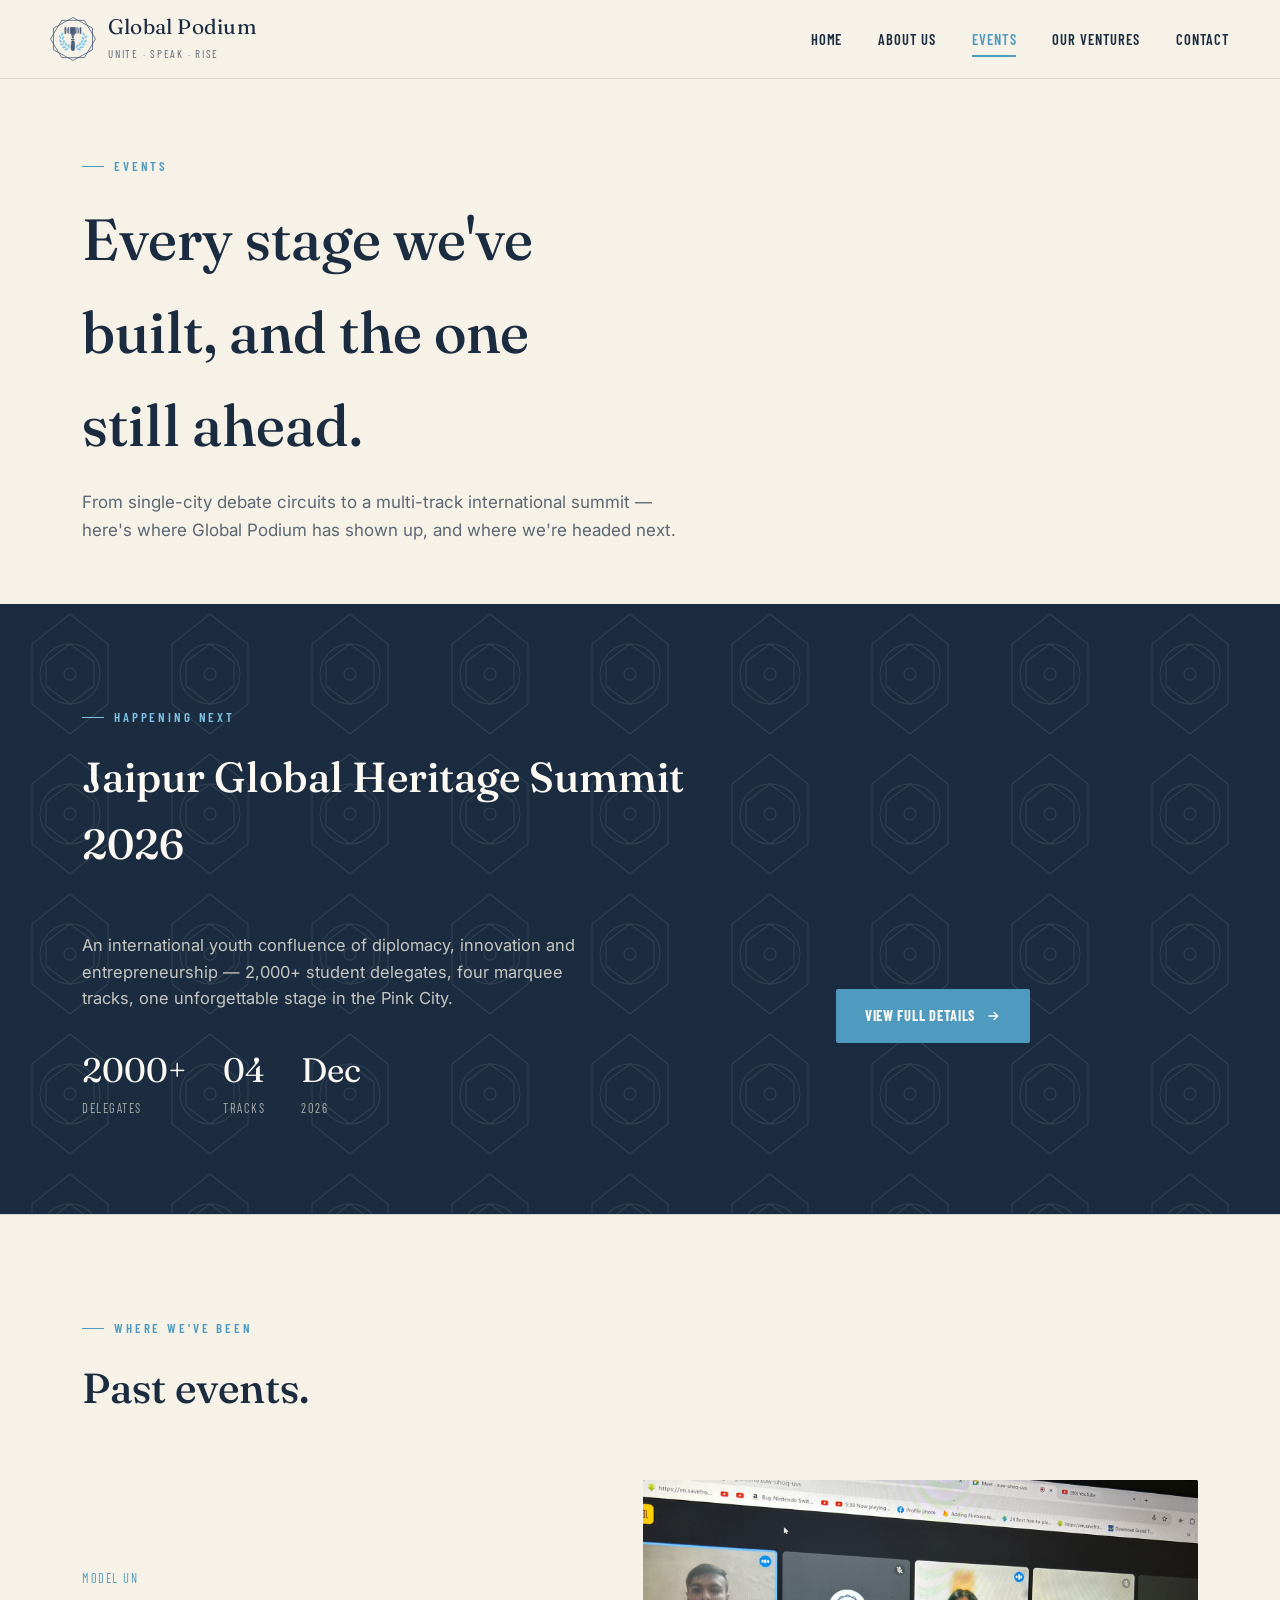
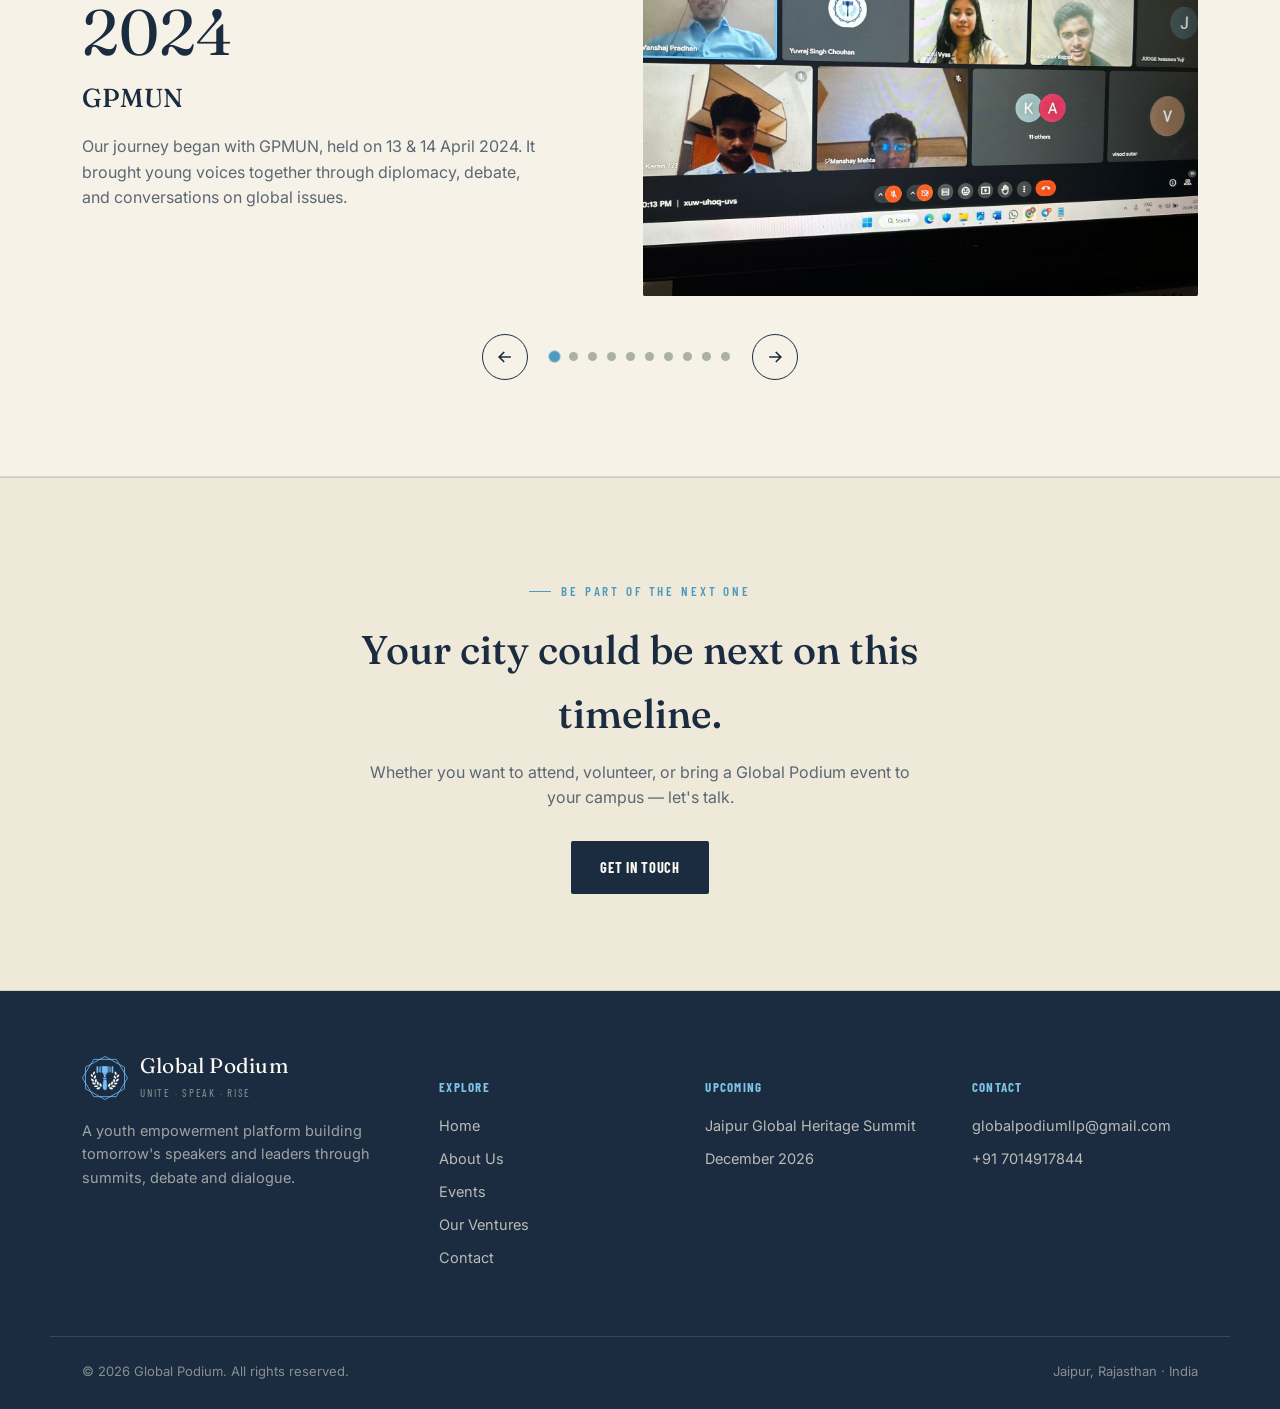
<file: events.html>
<!DOCTYPE html>
<html lang="en">

<head>
    <meta charset="UTF-8">
    <meta name="viewport" content="width=device-width, initial-scale=1.0">
    <title>Global Podium Events | Youth Empowerment</title>

    <meta name="description"
        content="Explore Global Podium events, including summits, MUNs, debates, workshops and youth experiences bringing people and ideas together.">

    <link rel="canonical" href="https://globalpodiumllp.in/events.html">

    <!-- Open Graph / Social Sharing -->
    <meta property="og:type" content="website">
    <meta property="og:title" content="Global Podium Events | Youth Empowerment">
    <meta property="og:description"
        content="Explore Global Podium events, including summits, MUNs, debates, workshops and youth experiences bringing people and ideas together.">
    <meta property="og:url" content="https://globalpodiumllp.in/events.html">
    <meta property="og:site_name" content="Global Podium">
    <meta property="og:image" content="https://globalpodiumllp.in/images/image-og.png">
    <meta property="og:image:alt" content="Global Podium Events">

    <!-- X / Twitter -->
    <meta name="twitter:card" content="summary_large_image">
    <meta name="twitter:title" content="Global Podium Events | Youth Empowerment">
    <meta name="twitter:description"
        content="Explore Global Podium events, including summits, MUNs, debates, workshops and youth experiences bringing people and ideas together.">
    <meta name="twitter:image" content="https://globalpodiumllp.in/images/image-og.png">

    <script type="application/ld+json">
{
  "@context": "https://schema.org",
  "@type": "CollectionPage",
  "name": "Global Podium Events",
  "url": "https://globalpodiumllp.in/events.html",
  "description": "Explore Global Podium events, including summits, MUNs, debates, workshops and youth experiences bringing people and ideas together.",
  "isPartOf": {
    "@type": "WebSite",
    "name": "Global Podium",
    "url": "https://globalpodiumllp.in/"
  }
}
</script>

    <!-- Favicon -->
    <link rel="icon" type="image/x-icon" href="favicon_io/favicon.ico">
    <link rel="icon" type="image/png" sizes="16x16" href="favicon_io/favicon-16x16.png">
    <link rel="icon" type="image/png" sizes="32x32" href="favicon_io/favicon-32x32.png">
    <link rel="icon" type="image/png" sizes="192x192" href="favicon_io/android-chrome-192x192.png">
    <link rel="icon" type="image/png" sizes="512x512" href="favicon_io/android-chrome-512x512.png">

    <!-- Apple -->
    <link rel="apple-touch-icon" sizes="180x180" href="favicon_io/apple-touch-icon.png">

    <link rel="stylesheet" href="style.css">
    <!-- <link rel="icon"
        href="data:image/svg+xml,%3Csvg xmlns='http://www.w3.org/2000/svg' viewBox='0 0 100 100'%3E%3Ccircle cx='50' cy='50' r='46' fill='%231B2C40'/%3E%3Ctext x='50' y='64' font-size='50' text-anchor='middle' fill='%237FC2E3' font-family='Georgia'%3EG%3C/text%3E%3C/svg%3E"> -->
</head>

<body>

    <header class="site-header">
        <nav class="nav container">
            <a class="brand" href="index.html" aria-label="Global Podium home">
                <img class="brand-mark" src="images/ logo GlobalP-01.svg" alt="Global Podium logo">
                <span>
                    <span class="brand-name">Global Podium</span>
                    <span class="brand-tag">Unite &middot; Speak &middot; Rise</span>
                </span>
            </a>
            <button class="nav-toggle" aria-label="Toggle menu" id="navToggle">
                <span></span><span></span><span></span>
            </button>
            <div class="nav-links" id="navLinks">
                <a href="index.html">Home</a>
                <a href="about.html">About Us</a>
                <a href="events.html" class="active">Events</a>
                <a href="ventures.html">Our Ventures</a>
                <a href="contact.html">Contact</a>
            </div>
            <!-- <a class="nav-cta" href="contact.html">Get Involved</a> -->
        </nav>
    </header>

    <main>

        <!-- HERO -->
        <section class="page-hero">
            <div class="container">
                <span class="eyebrow">Events</span>
                <h1>Every stage we've<br>built, and the one<br>still ahead.</h1>
                <p>From single-city debate circuits to a multi-track international summit — here's where Global Podium
                    has shown up, and where we're headed next.</p>
            </div>
        </section>

        <!-- UPCOMING TEASER -->
        <section class="feature" style="padding-top:10;">
            <div class="container">
                <div class="section-head reveal" style="margin-bottom:36px;">
                    <span class="eyebrow">Happening Next</span>
                    <h2 style="color:var(--paper);">Jaipur Global Heritage Summit 2026</h2>
                </div>
                <div class="feature-inner" style="align-items:center;">
                    <div class="reveal">
                        <p class="desc">An international youth confluence of diplomacy, innovation and entrepreneurship
                            — 2,000+ student delegates, four marquee tracks, one unforgettable stage in the Pink City.
                        </p>
                        <div class="hero-stats" style="margin-top:32px;">
                            <div>
                                <div class="stat-num" style="color:var(--paper);">2000+</div>
                                <div class="stat-label" style="color:rgba(246,242,231,0.65);">Delegates</div>
                            </div>
                            <div>
                                <div class="stat-num" style="color:var(--paper);">04</div>
                                <div class="stat-label" style="color:rgba(246,242,231,0.65);">Tracks</div>
                            </div>
                            <div>
                                <div class="stat-num" style="color:var(--paper);">Dec</div>
                                <div class="stat-label" style="color:rgba(246,242,231,0.65);">2026</div>
                            </div>
                        </div>
                    </div>
                    <div class="reveal" style="text-align:center;">
                        <!-- <a class="btn btn-sky" href="jghs.html"> -->
                        <a class="btn btn-sky btn-events-teaser" href="jghs.html">
                            View Full Details
                            <svg viewBox="0 0 24 24" fill="none" stroke="currentColor" stroke-width="2">
                                <path d="M5 12h14M13 6l6 6-6 6" />
                            </svg>
                        </a>
                    </div>
                </div>
            </div>
        </section>

        <!-- EVENT FORMATS -->
        <!-- <section id="formats">
            <div class="container">
                <div class="section-head reveal">
                    <span class="eyebrow">What We Run</span>
                    <h2>Three formats, one purpose.</h2>
                    <p>Get young people out from behind the screen and onto the podium — however experienced they are
                        when they arrive.</p>
                </div>
                <div class="cards">
                    <div class="card reveal">
                        <span class="card-index">Format 01</span>
                        <h3>Global Summits</h3>
                        <p>Multi-day, Model UN-style gatherings where delegates represent nations and negotiate real
                            resolutions on live global issues.</p>
                    </div>
                    <div class="card reveal">
                        <span class="card-index">Format 02</span>
                        <h3>Debate Circuits</h3>
                        <p>Fast, structured city-league debates that sharpen argument, rebuttal and composure under
                            pressure.</p>
                    </div>
                    <div class="card reveal">
                        <span class="card-index">Format 03</span>
                        <h3>Leadership Labs</h3>
                        <p>Weekend workshops on public speaking, negotiation and civic writing, led by young
                            facilitators, for young delegates.</p>
                    </div>
                </div>
            </div>
        </section> -->


        <!-- PAST EVENTS CAROUSEL -->
        <section class="mission">
            <div class="container">
                <div class="section-head reveal">
                    <span class="eyebrow">Where We've Been</span>
                    <h2>Past events.</h2>
                </div>

                <div class="event-carousel reveal" id="eventCarousel">

                    <div class="ec-track">

                        <div class="ec-slide active" data-index="0">
                            <div class="ec-rule"></div>
                            <div class="ec-content">
                                <span class="ec-tag">Model UN</span>
                                <span class="ec-year">2024</span>
                                <h3>GPMUN</h3>
                                <p>Our journey began with GPMUN, held on 13 & 14 April 2024. It brought young voices
                                    together through diplomacy, debate, and conversations on global issues.</p>
                            </div>
                            <div class="ec-image">
                                <img src="images/events/GPMUN.jpeg" alt="GPMUN" onerror="this.style.opacity='0'">
                            </div>
                        </div>

                        <div class="ec-slide" data-index="1">
                            <div class="ec-rule"></div>
                            <div class="ec-content">
                                <span class="ec-tag">Model UN</span>
                                <span class="ec-year">2024</span>
                                <h3>GPMUN 2.0</h3>
                                <p>On 18 & 19 May 2024, we returned with GPMUN 2.0. Building on our first experience,
                                    the event created another space for young delegates to exchange ideas, debate, and
                                    learn from one another.</p>
                            </div>
                            <div class="ec-image">
                                <img src="images/events/GPMUN2.0.jpeg" alt="GPMUN 2.0" onerror="this.style.opacity='0'">
                            </div>
                        </div>

                        <div class="ec-slide" data-index="2">
                            <div class="ec-rule"></div>
                            <div class="ec-content">
                                <span class="ec-tag">Youth Summit</span>
                                <span class="ec-year">2024</span>
                                <h3>GP Youth Summit</h3>
                                <p>The GP Youth Summit was held on 15 & 16 June 2024. It brought together young minds to
                                    explore leadership, share perspectives, and engage in conversations about the
                                    future.</p>
                            </div>
                            <div class="ec-image">
                                <img src="images/events/gpys.jpeg" alt="Global Podium Youth Summit"
                                    onerror="this.style.opacity='0'">
                            </div>
                        </div>

                        <div class="ec-slide" data-index="3">
                            <div class="ec-rule"></div>
                            <div class="ec-content">
                                <span class="ec-tag">Workshop</span>
                                <span class="ec-year">2024</span>
                                <h3>Leadership Workshop</h3>
                                <p>On 24 May 2024, we conducted a Leadership Workshop at GSJMS School, Jodhpur. The
                                    session focused on building confidence, leadership skills, communication, and
                                    collaboration among students.</p>
                            </div>
                            <div class="ec-image">
                                <img src="images/events/leadership workshop.jpeg" alt="Leadership Workshop"
                                    onerror="this.style.opacity='0'">
                            </div>
                        </div>

                        <div class="ec-slide" data-index="4">
                            <div class="ec-rule"></div>
                            <div class="ec-content">
                                <span class="ec-tag">Model UN</span>
                                <span class="ec-year">2024</span>
                                <h3>GPMUN 3.0</h3>
                                <p>GPMUN 3.0 took place on 21 & 22 July 2024. Continuing our MUN journey, it gave young
                                    delegates another opportunity to step into diplomacy, challenge perspectives, and
                                    make their voices heard.</p>
                            </div>
                            <div class="ec-image">
                                <img src="images/events/GPMUN3.0.jpeg" alt="GPMUN 3.0" onerror="this.style.opacity='0'">
                            </div>
                        </div>


                        <div class="ec-slide" data-index="6">
                            <div class="ec-rule"></div>
                            <div class="ec-content">
                                <span class="ec-tag">Orientation</span>
                                <span class="ec-year">2024</span>
                                <h3>Orientation Workshop</h3>
                                <p>On 12 July 2024, we held an orientation workshop at CMS Aliganj. The session
                                    introduced students to the world of Model United Nations, diplomacy, and confident
                                    public speaking.</p>
                            </div>
                            <div class="ec-image">
                                <img src="images/events/cms_aliganj.jpeg" alt="Orientation workshop"
                                    onerror="this.style.opacity='0'">
                            </div>
                        </div>

                        <div class="ec-slide" data-index="7">
                            <div class="ec-rule"></div>
                            <div class="ec-content">
                                <span class="ec-tag">Model UN</span>
                                <span class="ec-year">2024</span>
                                <h3>Gurukul MUN</h3>
                                <p>Gurukul MUN was held on 7 & 8 September 2024 as an offline gathering. It brought
                                    students together in person for two days of debate, diplomacy, learning, and
                                    meaningful connections.</p>
                            </div>
                            <div class="ec-image">
                                <img src="images/events/gurukul.jpeg" alt="Gurukul MUN"
                                    onerror="this.style.opacity='0'">
                            </div>
                        </div>

                        <div class="ec-slide" data-index="8">
                            <div class="ec-rule"></div>
                            <div class="ec-content">
                                <span class="ec-tag">Christmas Celebration</span>
                                <span class="ec-year">2024</span>
                                <h3>Christmas Celebration</h3>
                                <p>On 25 December 2024, we celebrated Christmas with the children of Poornima
                                    Paathshala. The offline celebration was filled with joy, laughter, togetherness, and
                                    the simple happiness of sharing the festive spirit.</p>
                            </div>
                            <div class="ec-image">
                                <img src="images/events/christmas.jpeg" alt="Christmas Celebration"
                                    onerror="this.style.opacity='0'">
                            </div>
                        </div>


                        <div class="ec-slide" data-index="9">
                            <div class="ec-rule"></div>
                            <div class="ec-content">
                                <span class="ec-tag">Model UN</span>
                                <span class="ec-year">2025</span>
                                <h3>IIT Roorkee MUN</h3>
                                <p>From 17–19 January 2025, Global Podium was proud to be one of the partners for the
                                    IIT Roorkee MUN. Being part of the event gave us the opportunity to support and
                                    connect with a community of young minds brought together by their passion for
                                    diplomacy and meaningful dialogue.</p>
                            </div>
                            <div class="ec-image">
                                <img src="images/events/iit_r.jpeg" alt="IIT-R MUN" onerror="this.style.opacity='0'">
                            </div>
                        </div>



                        <div class="ec-slide" data-index="10">
                            <div class="ec-rule"></div>
                            <div class="ec-content">
                                <span class="ec-tag">Model UN</span>
                                <span class="ec-year">2025</span>
                                <h3>GPSMUN</h3>
                                <p>GPSMUN 2025 was held offline on 4 & 5 October 2025. Bringing young delegates together
                                    in person, the event created a space for thoughtful debate, new perspectives, and
                                    lasting connections.</p>
                            </div>
                            <div class="ec-image">
                                <img src="images/events/GPSMUN25.jpeg" alt="GPSMUN 2025"
                                    onerror="this.style.opacity='0'">
                            </div>
                        </div>

                    </div>

                    <div class="ec-controls">
                        <button class="ec-arrow ec-prev" aria-label="Previous event">
                            <svg viewBox="0 0 24 24" fill="none" stroke="currentColor" stroke-width="2">
                                <path d="M19 12H5M11 18l-6-6 6-6" />
                            </svg>
                        </button>
                        <div class="ec-dots" id="ecDots"></div>
                        <button class="ec-arrow ec-next" aria-label="Next event">
                            <svg viewBox="0 0 24 24" fill="none" stroke="currentColor" stroke-width="2">
                                <path d="M5 12h14M13 6l6 6-6 6" />
                            </svg>
                        </button>
                    </div>
                </div>
            </div>
        </section>







        <!-- CTA -->
        <section class="cta-band">
            <div class="container" style="max-width:640px; text-align:center;">
                <span class="eyebrow" style="justify-content:center;">Be Part Of The Next One</span>
                <h2 style="margin-top:16px;">Your city could be next on this timeline.</h2>
                <p>Whether you want to attend, volunteer, or bring a Global Podium event to your campus — let's talk.
                </p>
                <a class="btn btn-primary" href="contact.html">Get in Touch</a>
            </div>
        </section>

    </main>

    <footer class="site-footer">
        <div class="container footer-grid">
            <div>
                <div class="footer-brand">
                    <img class="brand-mark" src="images/ logo GlobalP-02.svg" alt="Global Podium logo">
                    <span>
                        <span class="brand-name">Global Podium</span>
                        <span class="brand-tag">Unite &middot; Speak &middot; Rise</span>
                    </span>
                </div>
                <p class="footer-desc">A youth empowerment platform building tomorrow's speakers and leaders through
                    summits, debate and dialogue.</p>
            </div>
            <div class="footer-col">
                <h5>Explore</h5>
                <a href="index.html">Home</a>
                <a href="about.html">About Us</a>
                <a href="events.html">Events</a>
                <a href="ventures.html">Our Ventures</a>
                <a href="contact.html">Contact</a>
            </div>
            <div class="footer-col">
                <h5>Upcoming</h5>
                <p>Jaipur Global Heritage Summit</p>
                <p>December 2026</p>
            </div>
            <div class="footer-col">
                <h5>Contact</h5>
                <a href="mailto:globalpodiumllp@gmail.com">globalpodiumllp@gmail.com</a>
                <a href="tel:+917014917844">+91 7014917844</a>
            </div>
        </div>
        <div class="container footer-bottom">
            <span>&copy; 2026 Global Podium. All rights reserved.</span>
            <span>Jaipur, Rajasthan · India</span>
        </div>
    </footer>

    <script src="script.js"></script>
</body>

</html>
</file>
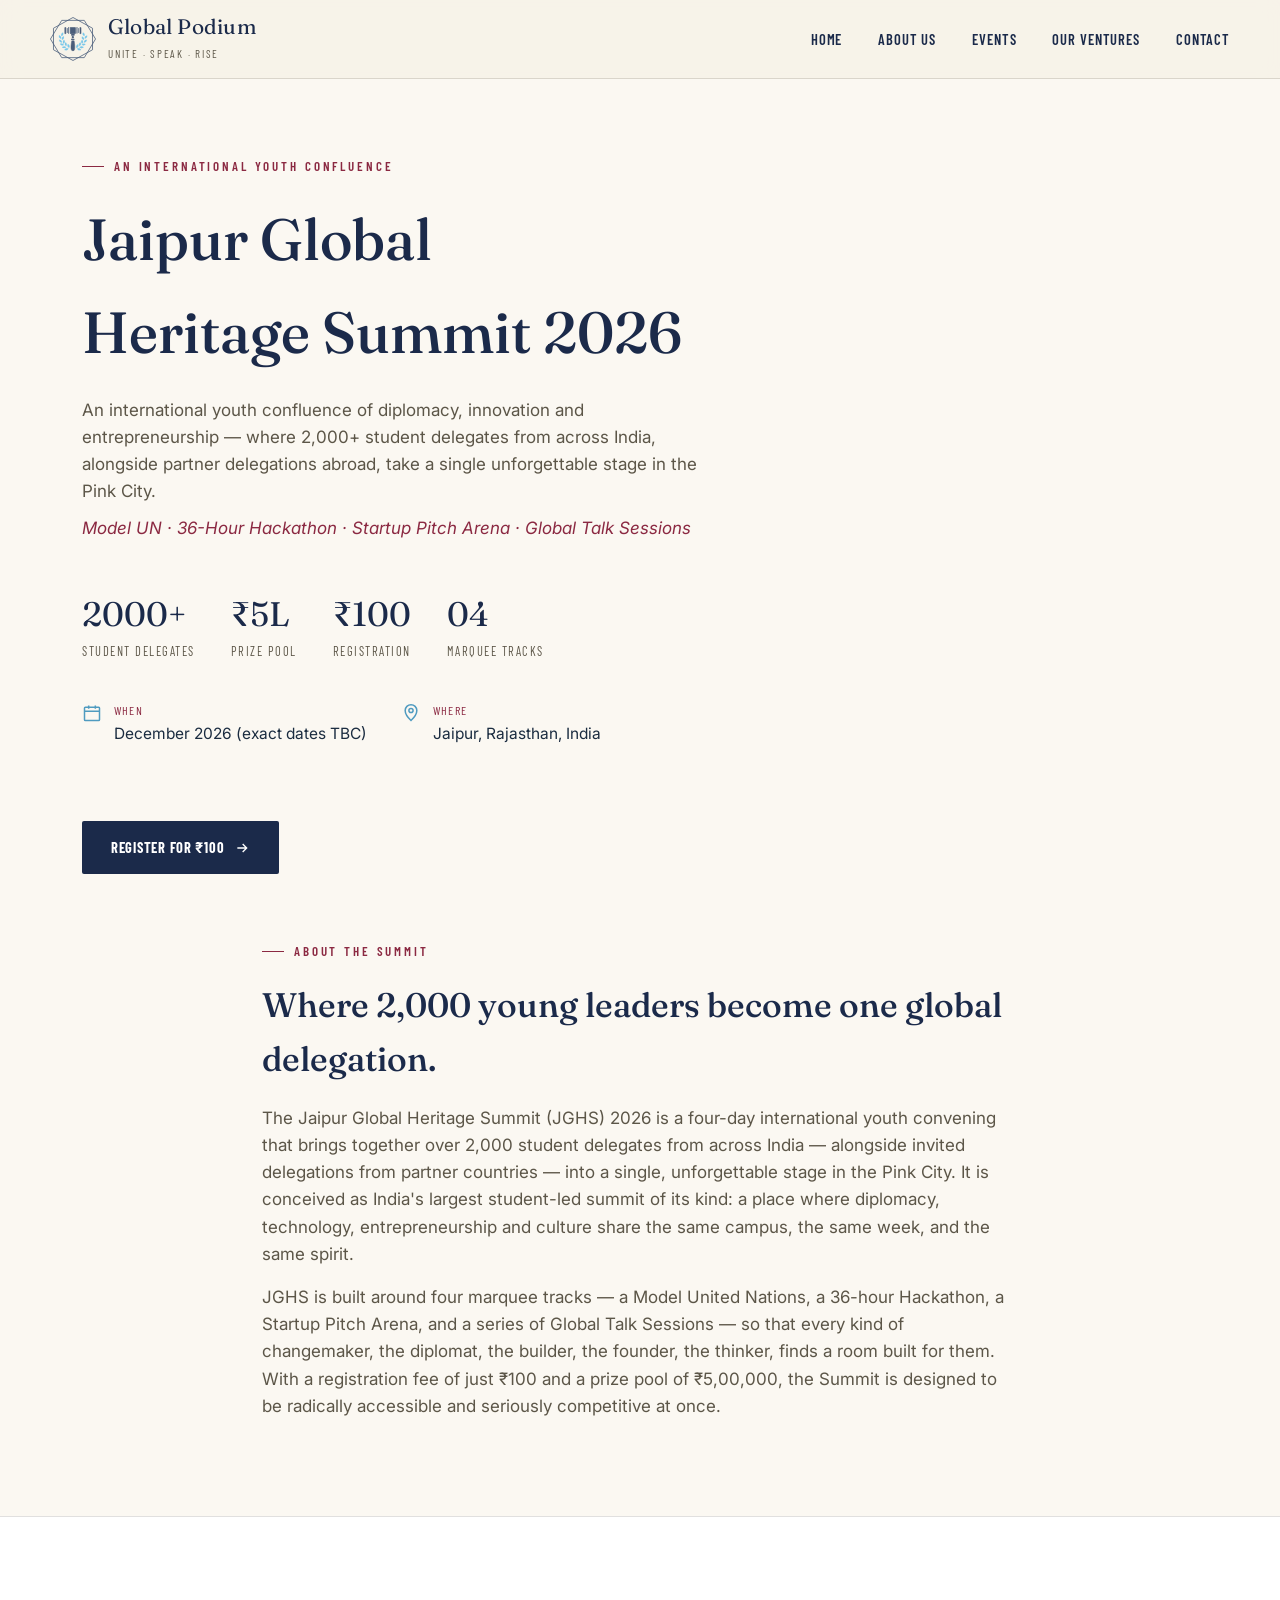
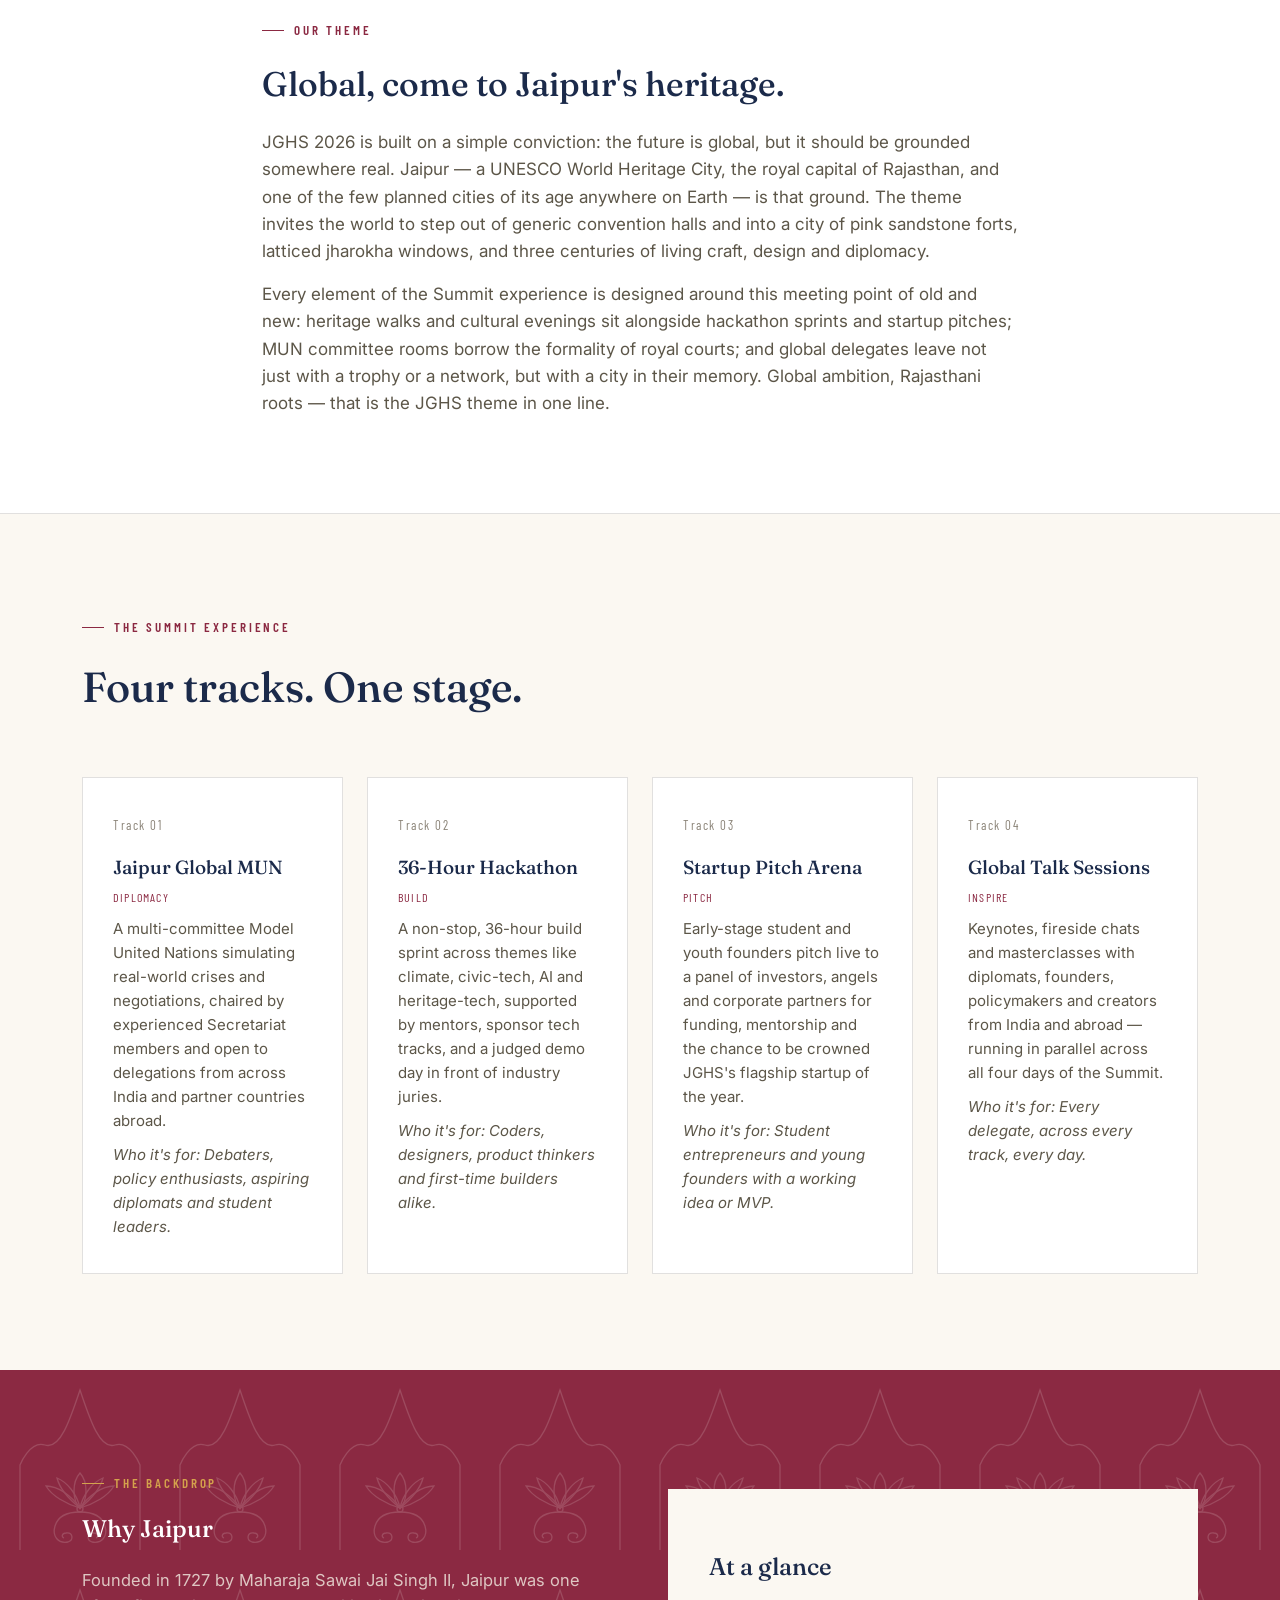
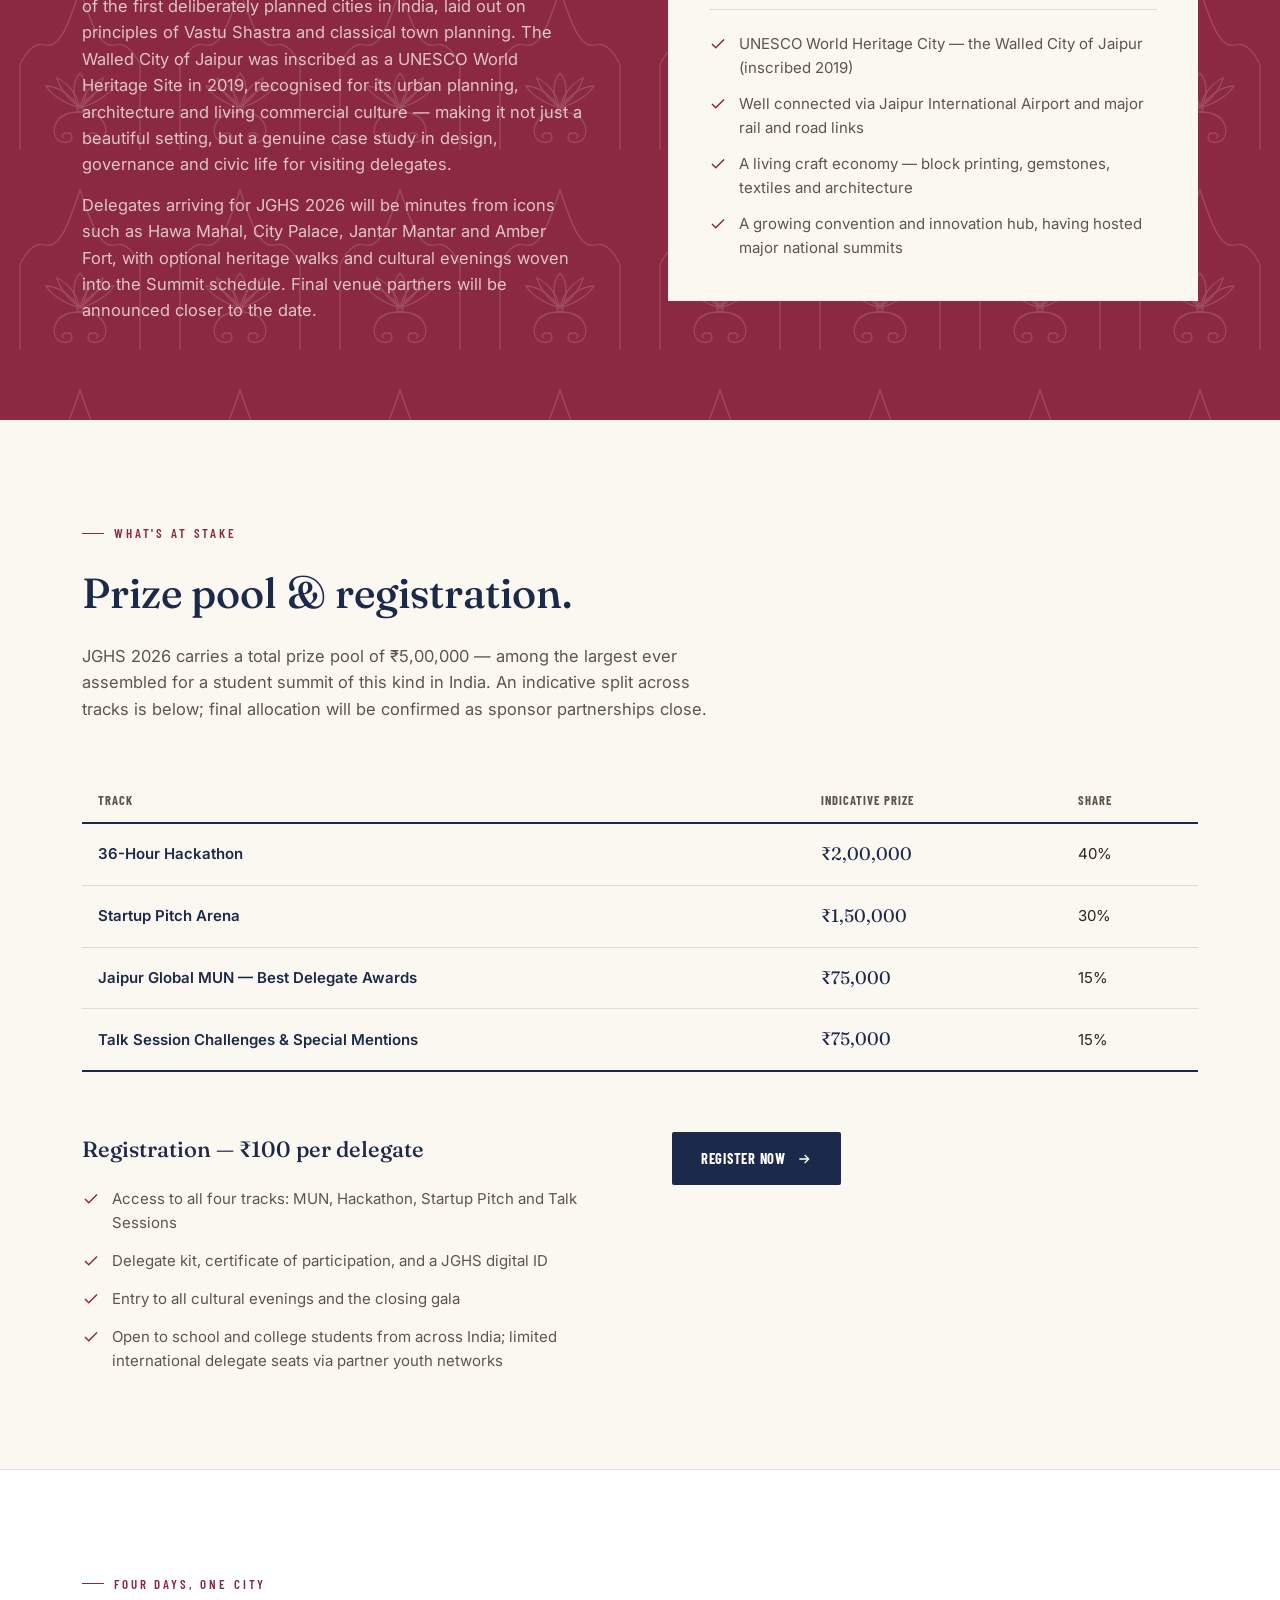
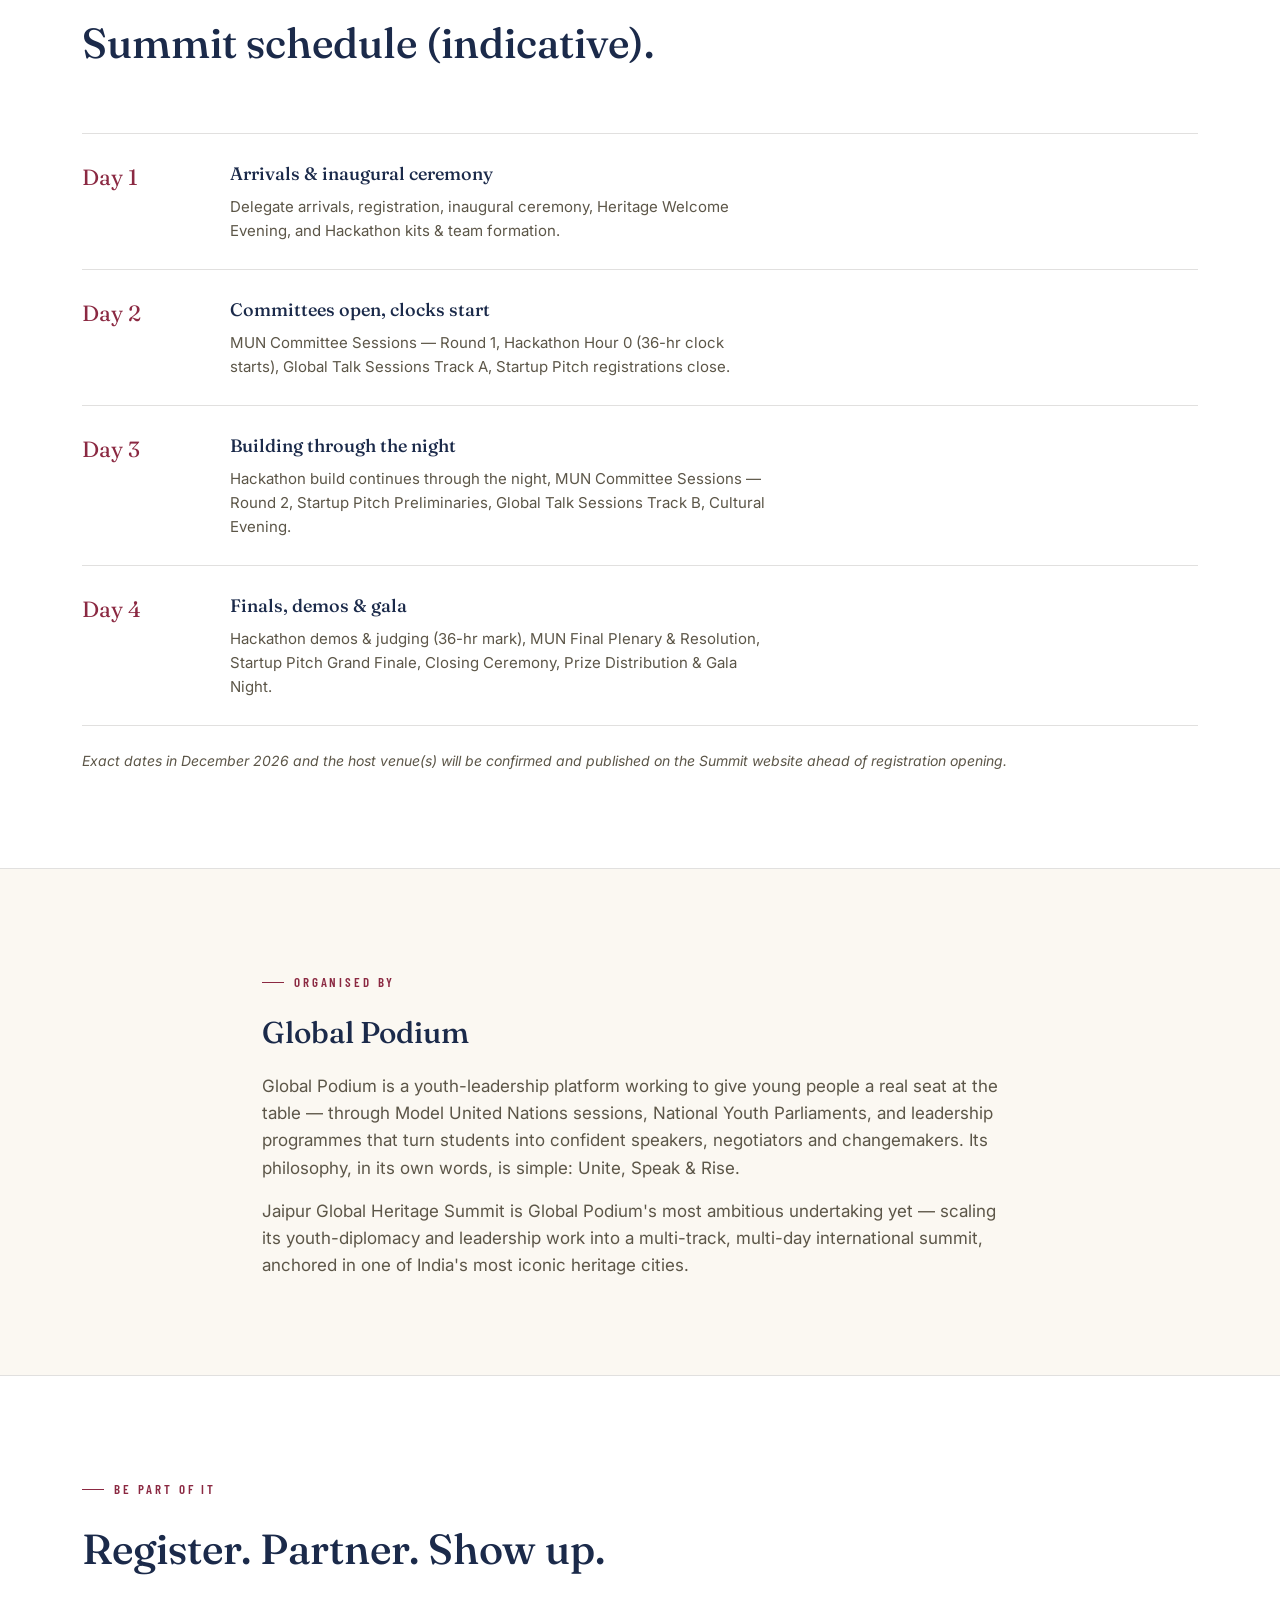
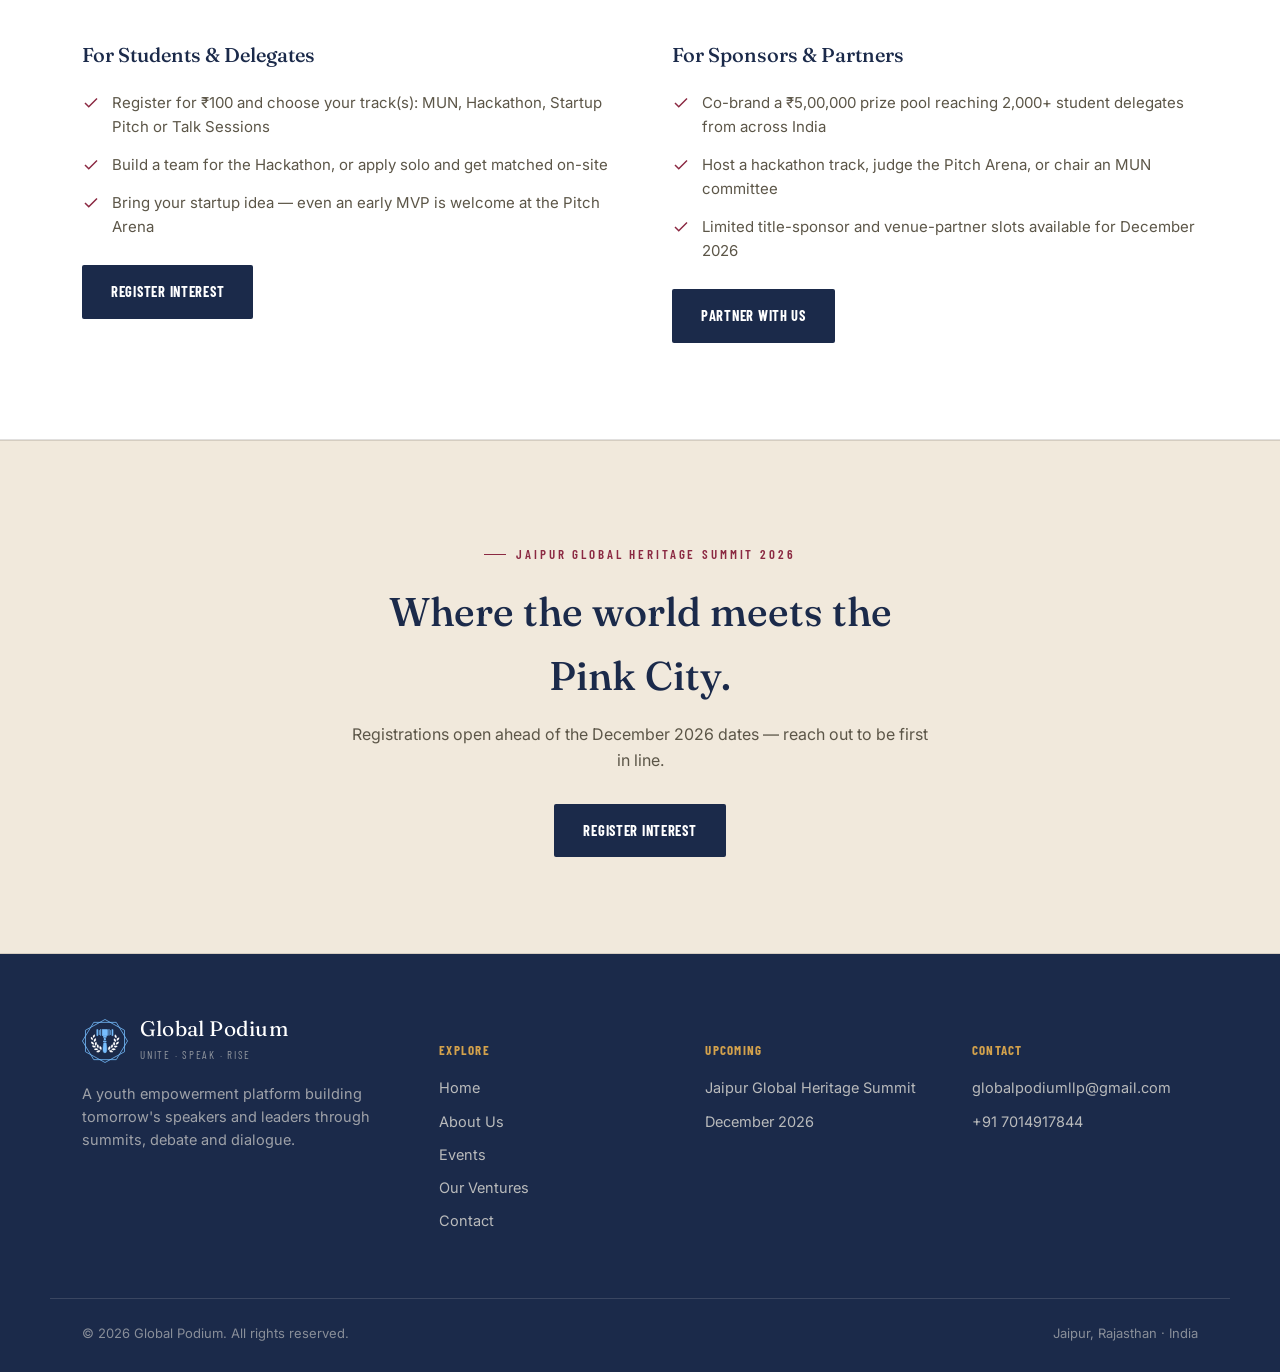
<file: jghs.html>
<!DOCTYPE html>
<html lang="en">

<head>
    <meta charset="UTF-8">
    <meta name="viewport" content="width=device-width, initial-scale=1.0">
    <title>Jaipur Global Heritage Summit 2026 | Global Podium</title>

    <!-- Favicon -->
    <link rel="icon" type="image/x-icon" href="favicon_io/favicon.ico">
    <link rel="icon" type="image/png" sizes="16x16" href="favicon_io/favicon-16x16.png">
    <link rel="icon" type="image/png" sizes="32x32" href="favicon_io/favicon-32x32.png">
    <link rel="icon" type="image/png" sizes="192x192" href="favicon_io/android-chrome-192x192.png">
    <link rel="icon" type="image/png" sizes="512x512" href="favicon_io/android-chrome-512x512.png">

    <!-- Apple -->
    <link rel="apple-touch-icon" sizes="180x180" href="favicon_io/apple-touch-icon.png">


    <meta name="description"
        content="Jaipur Global Heritage Summit 2026 by Global Podium — an international youth summit bringing together young leaders, innovators and changemakers through diplomacy, innovation and entrepreneurship.">

    <link rel="canonical" href="https://globalpodiumllp.in/jghs.html">

    <link rel="stylesheet" href="style.css">
    <link rel="stylesheet" href="jghs-theme.css">
    <!-- <link rel="icon"
        href="data:image/svg+xml,%3Csvg xmlns='http://www.w3.org/2000/svg' viewBox='0 0 100 100'%3E%3Ccircle cx='50' cy='50' r='46' fill='%231B2C40'/%3E%3Ctext x='50' y='64' font-size='50' text-anchor='middle' fill='%237FC2E3' font-family='Georgia'%3EG%3C/text%3E%3C/svg%3E"> -->
</head>

<body class="jghs-theme">

    <header class="site-header">
        <nav class="nav container">
            <a class="brand" href="index.html" aria-label="Global Podium home">
                <img class="brand-mark" src="images/ logo GlobalP-01.svg" alt="Global Podium logo">
                <span>
                    <span class="brand-name">Global Podium</span>
                    <span class="brand-tag">Unite &middot; Speak &middot; Rise</span>
                </span>
            </a>
            <button class="nav-toggle" aria-label="Toggle menu" id="navToggle">
                <span></span><span></span><span></span>
            </button>
            <div class="nav-links" id="navLinks">
                <a href="index.html">Home</a>
                <a href="about.html">About Us</a>
                <a href="events.html">Events</a>
                <a href="ventures.html">Our Ventures</a>
                <a href="contact.html">Contact</a>
            </div>
            <!-- <a class="nav-cta" href="contact.html">Get Involved</a> -->
        </nav>
    </header>

    <main>

        <!-- HERO -->
        <section class="page-hero">
            <div class="container">
                <span class="eyebrow">An International Youth Confluence</span>
                <h1>Jaipur Global<br>Heritage Summit 2026</h1>
                <p>An international youth confluence of diplomacy, innovation and entrepreneurship — where 2,000+
                    student delegates from across India, alongside partner delegations abroad, take a single
                    unforgettable stage in the Pink City.</p>
                <p style="margin-top:10px; font-style:italic; color:var(--sky-deep);">Model UN &middot; 36-Hour
                    Hackathon &middot; Startup Pitch Arena &middot; Global Talk Sessions</p>

                <div class="hero-stats" style="margin-top:44px;">
                    <div>
                        <div class="stat-num">2000+</div>
                        <div class="stat-label">Student Delegates</div>
                    </div>
                    <div>
                        <div class="stat-num">₹5L</div>
                        <div class="stat-label">Prize Pool</div>
                    </div>
                    <div>
                        <div class="stat-num">₹100</div>
                        <div class="stat-label">Registration</div>
                    </div>
                    <div>
                        <div class="stat-num">04</div>
                        <div class="stat-label">Marquee Tracks</div>
                    </div>
                </div>

                <div class="feature-meta" style="margin-top:40px;">
                    <div class="meta-item">
                        <svg viewBox="0 0 24 24" fill="none" stroke="#4F9BC0" stroke-width="1.8">
                            <rect x="3" y="5" width="18" height="16" rx="1" />
                            <path d="M8 3v4M16 3v4M3 10h18" />
                        </svg>
                        <div>
                            <!-- <div class="meta-label" style="color:#4F9BC0;">When</div> -->
                            <div class="meta-label" style="color:var(--sky-deep);">When</div>
                            <div class="meta-value" style="color:#1B2C40;">December 2026 (exact dates TBC)</div>
                        </div>
                    </div>
                    <div class="meta-item">
                        <svg viewBox="0 0 24 24" fill="none" stroke="#4F9BC0" stroke-width="1.8">
                            <path d="M12 21s7-6.5 7-12a7 7 0 0 0-14 0c0 5.5 7 12 7 12z" />
                            <circle cx="12" cy="9" r="2.5" />
                        </svg>
                        <div>
                            <!-- <div class="meta-label" style="color:#4F9BC0;">Where</div> -->
                            <div class="meta-label" style="color:var(--sky-deep);">Where</div>
                            <div class="meta-value" style="color:#1B2C40;">Jaipur, Rajasthan, India</div>
                        </div>
                    </div>
                </div>

                <a class="btn btn-primary" href="https://forms.gle/e61N6dzLySRjtDao9" style="margin-top:36px"
                    target="_blank" rel="noopener">
                    Register for ₹100
                    <svg viewBox="0 0 24 24" fill="none" stroke="currentColor" stroke-width="2">
                        <path d="M5 12h14M13 6l6 6-6 6" />
                    </svg>
                </a>
            </div>
        </section>

        <!-- ABOUT -->
        <section style="padding-top:0;">
            <div class="container" style="max-width:820px;">
                <span class="eyebrow">About The Summit</span>
                <h2 style="margin-top:16px; font-size:clamp(26px,3vw,34px);">Where 2,000 young leaders become one global
                    delegation.</h2>
                <p style="margin-top:18px; color:var(--ink-soft); font-size:17px;">The Jaipur Global Heritage Summit
                    (JGHS) 2026 is a four-day international youth convening that brings together over 2,000 student
                    delegates from across India — alongside invited delegations from partner countries — into a single,
                    unforgettable stage in the Pink City. It is conceived as India's largest student-led summit of its
                    kind: a place where diplomacy, technology, entrepreneurship and culture share the same campus, the
                    same week, and the same spirit.</p>
                <p style="margin-top:16px; color:var(--ink-soft); font-size:17px;">JGHS is built around four marquee
                    tracks — a Model United Nations, a 36-hour Hackathon, a Startup Pitch Arena, and a series of Global
                    Talk Sessions — so that every kind of changemaker, the diplomat, the builder, the founder, the
                    thinker, finds a room built for them. With a registration fee of just ₹100 and a prize pool of
                    ₹5,00,000, the Summit is designed to be radically accessible and seriously competitive at once.</p>
            </div>
        </section>

        <!-- THEME -->
        <section class="mission">
            <div class="container" style="max-width:820px;">
                <span class="eyebrow">Our Theme</span>
                <h2 style="margin-top:16px; font-size:clamp(26px,3vw,34px);">Global, come to Jaipur's heritage.</h2>
                <p style="margin-top:18px; color:var(--ink-soft); font-size:17px;">JGHS 2026 is built on a simple
                    conviction: the future is global, but it should be grounded somewhere real. Jaipur — a UNESCO World
                    Heritage City, the royal capital of Rajasthan, and one of the few planned cities of its age anywhere
                    on Earth — is that ground. The theme invites the world to step out of generic convention halls and
                    into a city of pink sandstone forts, latticed jharokha windows, and three centuries of living craft,
                    design and diplomacy.</p>
                <p style="margin-top:16px; color:var(--ink-soft); font-size:17px;">Every element of the Summit
                    experience is designed around this meeting point of old and new: heritage walks and cultural
                    evenings sit alongside hackathon sprints and startup pitches; MUN committee rooms borrow the
                    formality of royal courts; and global delegates leave not just with a trophy or a network, but with
                    a city in their memory. Global ambition, Rajasthani roots — that is the JGHS theme in one line.</p>
            </div>
        </section>

        <!-- FOUR TRACKS -->
        <section id="tracks">
            <div class="container">
                <div class="section-head reveal">
                    <span class="eyebrow">The Summit Experience</span>
                    <h2>Four tracks. One stage.</h2>
                </div>
                <div class="cards-4">
                    <div class="card reveal">
                        <span class="card-index">Track 01</span>
                        <h3>Jaipur Global MUN</h3>
                        <span class="card-tag">Diplomacy</span>
                        <p>A multi-committee Model United Nations simulating real-world crises and negotiations, chaired
                            by experienced Secretariat members and open to delegations from across India and partner
                            countries abroad.</p>
                        <p class="card-for">Who it's for: Debaters, policy enthusiasts, aspiring diplomats and student
                            leaders.</p>
                    </div>
                    <div class="card reveal">
                        <span class="card-index">Track 02</span>
                        <h3>36-Hour Hackathon</h3>
                        <span class="card-tag">Build</span>
                        <p>A non-stop, 36-hour build sprint across themes like climate, civic-tech, AI and
                            heritage-tech, supported by mentors, sponsor tech tracks, and a judged demo day in front of
                            industry juries.</p>
                        <p class="card-for">Who it's for: Coders, designers, product thinkers and first-time builders
                            alike.</p>
                    </div>
                    <div class="card reveal">
                        <span class="card-index">Track 03</span>
                        <h3>Startup Pitch Arena</h3>
                        <span class="card-tag">Pitch</span>
                        <p>Early-stage student and youth founders pitch live to a panel of investors, angels and
                            corporate partners for funding, mentorship and the chance to be crowned JGHS's flagship
                            startup of the year.</p>
                        <p class="card-for">Who it's for: Student entrepreneurs and young founders with a working idea
                            or MVP.</p>
                    </div>
                    <div class="card reveal">
                        <span class="card-index">Track 04</span>
                        <h3>Global Talk Sessions</h3>
                        <span class="card-tag">Inspire</span>
                        <p>Keynotes, fireside chats and masterclasses with diplomats, founders, policymakers and
                            creators from India and abroad — running in parallel across all four days of the Summit.</p>
                        <p class="card-for">Who it's for: Every delegate, across every track, every day.</p>
                    </div>
                </div>
            </div>
        </section>

        <!-- WHY JAIPUR -->
        <section class="feature">
            <div class="container feature-inner">
                <div class="reveal">
                    <span class="eyebrow">The Backdrop</span>
                    <h2 style="margin-top:16px;">Why Jaipur</h2>
                    <p class="desc">Founded in 1727 by Maharaja Sawai Jai Singh II, Jaipur was one of the first
                        deliberately planned cities in India, laid out on principles of Vastu Shastra and classical town
                        planning. The Walled City of Jaipur was inscribed as a UNESCO World Heritage Site in 2019,
                        recognised for its urban planning, architecture and living commercial culture — making it not
                        just a beautiful setting, but a genuine case study in design, governance and civic life for
                        visiting delegates.</p>
                    <p class="desc" style="margin-top:14px;">Delegates arriving for JGHS 2026 will be minutes from icons
                        such as Hawa Mahal, City Palace, Jantar Mantar and Amber Fort, with optional heritage walks and
                        cultural evenings woven into the Summit schedule. Final venue partners will be announced closer
                        to the date.</p>
                </div>
                <div class="feature-card reveal">
                    <h3>At a glance</h3>
                    <div class="divider"></div>
                    <ul class="check-list">
                        <li><svg viewBox="0 0 24 24" fill="none" stroke="currentColor" stroke-width="2">
                                <path d="M20 6L9 17l-5-5" />
                            </svg>UNESCO World Heritage City — the Walled City of Jaipur (inscribed 2019)</li>
                        <li><svg viewBox="0 0 24 24" fill="none" stroke="currentColor" stroke-width="2">
                                <path d="M20 6L9 17l-5-5" />
                            </svg>Well connected via Jaipur International Airport and major rail and road links</li>
                        <li><svg viewBox="0 0 24 24" fill="none" stroke="currentColor" stroke-width="2">
                                <path d="M20 6L9 17l-5-5" />
                            </svg>A living craft economy — block printing, gemstones, textiles and architecture</li>
                        <li><svg viewBox="0 0 24 24" fill="none" stroke="currentColor" stroke-width="2">
                                <path d="M20 6L9 17l-5-5" />
                            </svg>A growing convention and innovation hub, having hosted major national summits</li>
                    </ul>
                </div>
            </div>
        </section>

        <!-- PRIZE POOL & REGISTRATION -->
        <section>
            <div class="container">
                <div class="section-head reveal">
                    <span class="eyebrow">What's At Stake</span>
                    <h2>Prize pool &amp; registration.</h2>
                    <p>JGHS 2026 carries a total prize pool of ₹5,00,000 — among the largest ever assembled for a
                        student summit of this kind in India. An indicative split across tracks is below; final
                        allocation will be confirmed as sponsor partnerships close.</p>
                </div>

                <table class="prize-table reveal">
                    <thead>
                        <tr>
                            <th>Track</th>
                            <th>Indicative Prize</th>
                            <th>Share</th>
                        </tr>
                    </thead>
                    <tbody>
                        <tr>
                            <td>36-Hour Hackathon</td>
                            <td class="prize-amount">₹2,00,000</td>
                            <td>40%</td>
                        </tr>
                        <tr>
                            <td>Startup Pitch Arena</td>
                            <td class="prize-amount">₹1,50,000</td>
                            <td>30%</td>
                        </tr>
                        <tr>
                            <td>Jaipur Global MUN — Best Delegate Awards</td>
                            <td class="prize-amount">₹75,000</td>
                            <td>15%</td>
                        </tr>
                        <tr>
                            <td>Talk Session Challenges &amp; Special Mentions</td>
                            <td class="prize-amount">₹75,000</td>
                            <td>15%</td>
                        </tr>
                    </tbody>
                </table>

                <div class="mission-grid" style="margin-top:60px; align-items:start;">
                    <div class="reveal">
                        <h3 style="font-size:22px;">Registration — ₹100 per delegate</h3>
                        <ul class="check-list" style="margin-top:20px;">
                            <li><svg viewBox="0 0 24 24" fill="none" stroke="currentColor" stroke-width="2">
                                    <path d="M20 6L9 17l-5-5" />
                                </svg>Access to all four tracks: MUN, Hackathon, Startup Pitch and Talk Sessions</li>
                            <li><svg viewBox="0 0 24 24" fill="none" stroke="currentColor" stroke-width="2">
                                    <path d="M20 6L9 17l-5-5" />
                                </svg>Delegate kit, certificate of participation, and a JGHS digital ID</li>
                            <li><svg viewBox="0 0 24 24" fill="none" stroke="currentColor" stroke-width="2">
                                    <path d="M20 6L9 17l-5-5" />
                                </svg>Entry to all cultural evenings and the closing gala</li>
                            <li><svg viewBox="0 0 24 24" fill="none" stroke="currentColor" stroke-width="2">
                                    <path d="M20 6L9 17l-5-5" />
                                </svg>Open to school and college students from across India; limited international
                                delegate seats via partner youth networks</li>
                        </ul>
                    </div>
                    <div class="reveal">
                        <a class="btn btn-primary" href="https://forms.gle/e61N6dzLySRjtDao9" target="_blank"
                            rel="noopener">
                            Register Now
                            <svg viewBox="0 0 24 24" fill="none" stroke="currentColor" stroke-width="2">
                                <path d="M5 12h14M13 6l6 6-6 6" />
                            </svg>
                        </a>
                    </div>
                </div>
            </div>
        </section>

        <!-- SCHEDULE -->
        <section class="mission">
            <div class="container">
                <div class="section-head reveal">
                    <span class="eyebrow">Four Days, One City</span>
                    <h2>Summit schedule (indicative).</h2>
                </div>
                <div class="timeline">
                    <div class="tl-row reveal">
                        <div class="tl-year">Day 1</div>
                        <div>
                            <h4>Arrivals &amp; inaugural ceremony</h4>
                            <p>Delegate arrivals, registration, inaugural ceremony, Heritage Welcome Evening, and
                                Hackathon kits &amp; team formation.</p>
                        </div>
                    </div>
                    <div class="tl-row reveal">
                        <div class="tl-year">Day 2</div>
                        <div>
                            <h4>Committees open, clocks start</h4>
                            <p>MUN Committee Sessions — Round 1, Hackathon Hour 0 (36-hr clock starts), Global Talk
                                Sessions Track A, Startup Pitch registrations close.</p>
                        </div>
                    </div>
                    <div class="tl-row reveal">
                        <div class="tl-year">Day 3</div>
                        <div>
                            <h4>Building through the night</h4>
                            <p>Hackathon build continues through the night, MUN Committee Sessions — Round 2, Startup
                                Pitch Preliminaries, Global Talk Sessions Track B, Cultural Evening.</p>
                        </div>
                    </div>
                    <div class="tl-row reveal">
                        <div class="tl-year">Day 4</div>
                        <div>
                            <h4>Finals, demos &amp; gala</h4>
                            <p>Hackathon demos &amp; judging (36-hr mark), MUN Final Plenary &amp; Resolution, Startup
                                Pitch Grand Finale, Closing Ceremony, Prize Distribution &amp; Gala Night.</p>
                        </div>
                    </div>
                </div>
                <p style="margin-top:24px; font-size:14px; color:var(--ink-soft); font-style:italic;">Exact dates in
                    December 2026 and the host venue(s) will be confirmed and published on the Summit website ahead of
                    registration opening.</p>
            </div>
        </section>

        <!-- ORGANISED BY -->
        <section style="max-width:820px; margin:0 auto;">
            <div class="container">
                <span class="eyebrow">Organised By</span>
                <h2 style="margin-top:16px; font-size:clamp(24px,2.8vw,30px);">Global Podium</h2>
                <p style="margin-top:16px; color:var(--ink-soft); font-size:17px;">Global Podium is a youth-leadership
                    platform working to give young people a real seat at the table — through Model United Nations
                    sessions, National Youth Parliaments, and leadership programmes that turn students into confident
                    speakers, negotiators and changemakers. Its philosophy, in its own words, is simple: Unite, Speak
                    &amp; Rise.</p>
                <p style="margin-top:16px; color:var(--ink-soft); font-size:17px;">Jaipur Global Heritage Summit is
                    Global Podium's most ambitious undertaking yet — scaling its youth-diplomacy and leadership work
                    into a multi-track, multi-day international summit, anchored in one of India's most iconic heritage
                    cities.</p>
            </div>
        </section>

        <!-- BE PART OF IT -->
        <section class="mission">
            <div class="container">
                <div class="section-head reveal">
                    <span class="eyebrow">Be Part Of It</span>
                    <h2>Register. Partner. Show up.</h2>
                </div>
                <div class="mission-grid">
                    <div class="reveal">
                        <h3 style="font-size:20px;">For Students &amp; Delegates</h3>
                        <ul class="check-list" style="margin-top:20px;">
                            <li><svg viewBox="0 0 24 24" fill="none" stroke="currentColor" stroke-width="2">
                                    <path d="M20 6L9 17l-5-5" />
                                </svg>Register for ₹100 and choose your track(s): MUN, Hackathon, Startup Pitch or Talk
                                Sessions</li>
                            <li><svg viewBox="0 0 24 24" fill="none" stroke="currentColor" stroke-width="2">
                                    <path d="M20 6L9 17l-5-5" />
                                </svg>Build a team for the Hackathon, or apply solo and get matched on-site</li>
                            <li><svg viewBox="0 0 24 24" fill="none" stroke="currentColor" stroke-width="2">
                                    <path d="M20 6L9 17l-5-5" />
                                </svg>Bring your startup idea — even an early MVP is welcome at the Pitch Arena</li>
                        </ul>
                        <a class="btn btn-primary" href="https://forms.gle/e61N6dzLySRjtDao9" target="_blank"
                            rel="noopener" style="margin-top:26px;">Register Interest</a>
                    </div>
                    <div class="reveal">
                        <h3 style="font-size:20px;">For Sponsors &amp; Partners</h3>
                        <ul class="check-list" style="margin-top:20px;">
                            <li><svg viewBox="0 0 24 24" fill="none" stroke="currentColor" stroke-width="2">
                                    <path d="M20 6L9 17l-5-5" />
                                </svg>Co-brand a ₹5,00,000 prize pool reaching 2,000+ student delegates from across
                                India</li>
                            <li><svg viewBox="0 0 24 24" fill="none" stroke="currentColor" stroke-width="2">
                                    <path d="M20 6L9 17l-5-5" />
                                </svg>Host a hackathon track, judge the Pitch Arena, or chair an MUN committee</li>
                            <li><svg viewBox="0 0 24 24" fill="none" stroke="currentColor" stroke-width="2">
                                    <path d="M20 6L9 17l-5-5" />
                                </svg>Limited title-sponsor and venue-partner slots available for December 2026</li>
                        </ul>
                        <a class="btn btn-primary" href="contact.html" style="margin-top:26px;">Partner With Us</a>
                    </div>
                </div>
            </div>
        </section>

        <!-- CLOSING CTA -->
        <section class="cta-band">
            <div class="container" style="max-width:640px; text-align:center;">
                <span class="eyebrow" style="justify-content:center;">Jaipur Global Heritage Summit 2026</span>
                <h2 style="margin-top:16px;">Where the world meets the Pink City.</h2>
                <p>Registrations open ahead of the December 2026 dates — reach out to be first in line.</p>
                <a class="btn btn-primary" href="contact.html">Register Interest</a>
            </div>
        </section>

    </main>

    <footer class="site-footer">
        <div class="container footer-grid">
            <div>
                <div class="footer-brand">
                    <img class="brand-mark" src="images/ logo GlobalP-02.svg" alt="Global Podium logo">
                    <span>
                        <span class="brand-name">Global Podium</span>
                        <span class="brand-tag">Unite &middot; Speak &middot; Rise</span>
                    </span>
                </div>
                <p class="footer-desc">A youth empowerment platform building tomorrow's speakers and leaders through
                    summits, debate and dialogue.</p>
            </div>
            <div class="footer-col">
                <h5>Explore</h5>
                <a href="index.html">Home</a>
                <a href="about.html">About Us</a>
                <a href="events.html">Events</a>
                <a href="ventures.html">Our Ventures</a>
                <a href="contact.html">Contact</a>
            </div>
            <div class="footer-col">
                <h5>Upcoming</h5>
                <p>Jaipur Global Heritage Summit</p>
                <p>December 2026</p>
            </div>
            <div class="footer-col">
                <h5>Contact</h5>
                <a href="mailto:globalpodiumllp@gmail.com">globalpodiumllp@gmail.com</a>
                <a href="tel:+917014917844">+91 7014917844</a>
            </div>
        </div>
        <div class="container footer-bottom">
            <span>&copy; 2026 Global Podium. All rights reserved.</span>
            <span>Jaipur, Rajasthan · India</span>
        </div>
    </footer>

    <script src="script.js"></script>
</body>

</html>
</file>
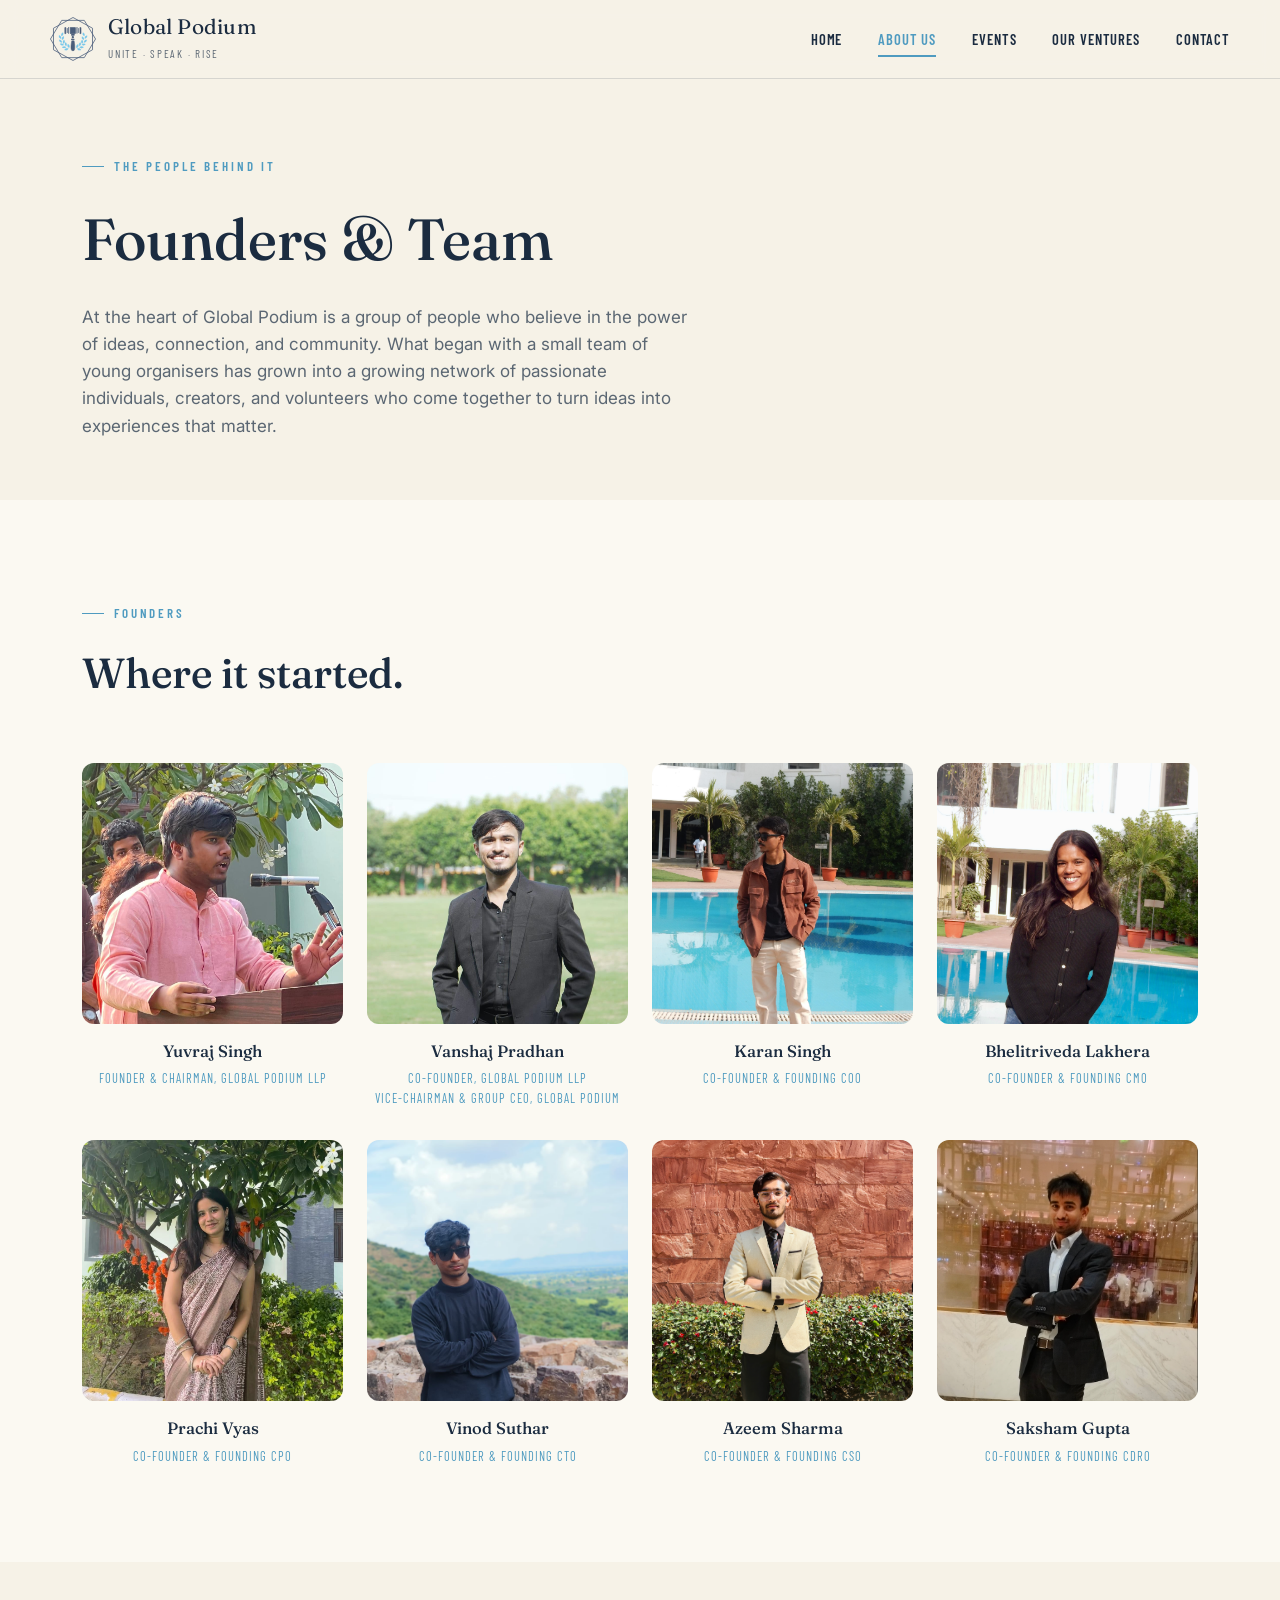
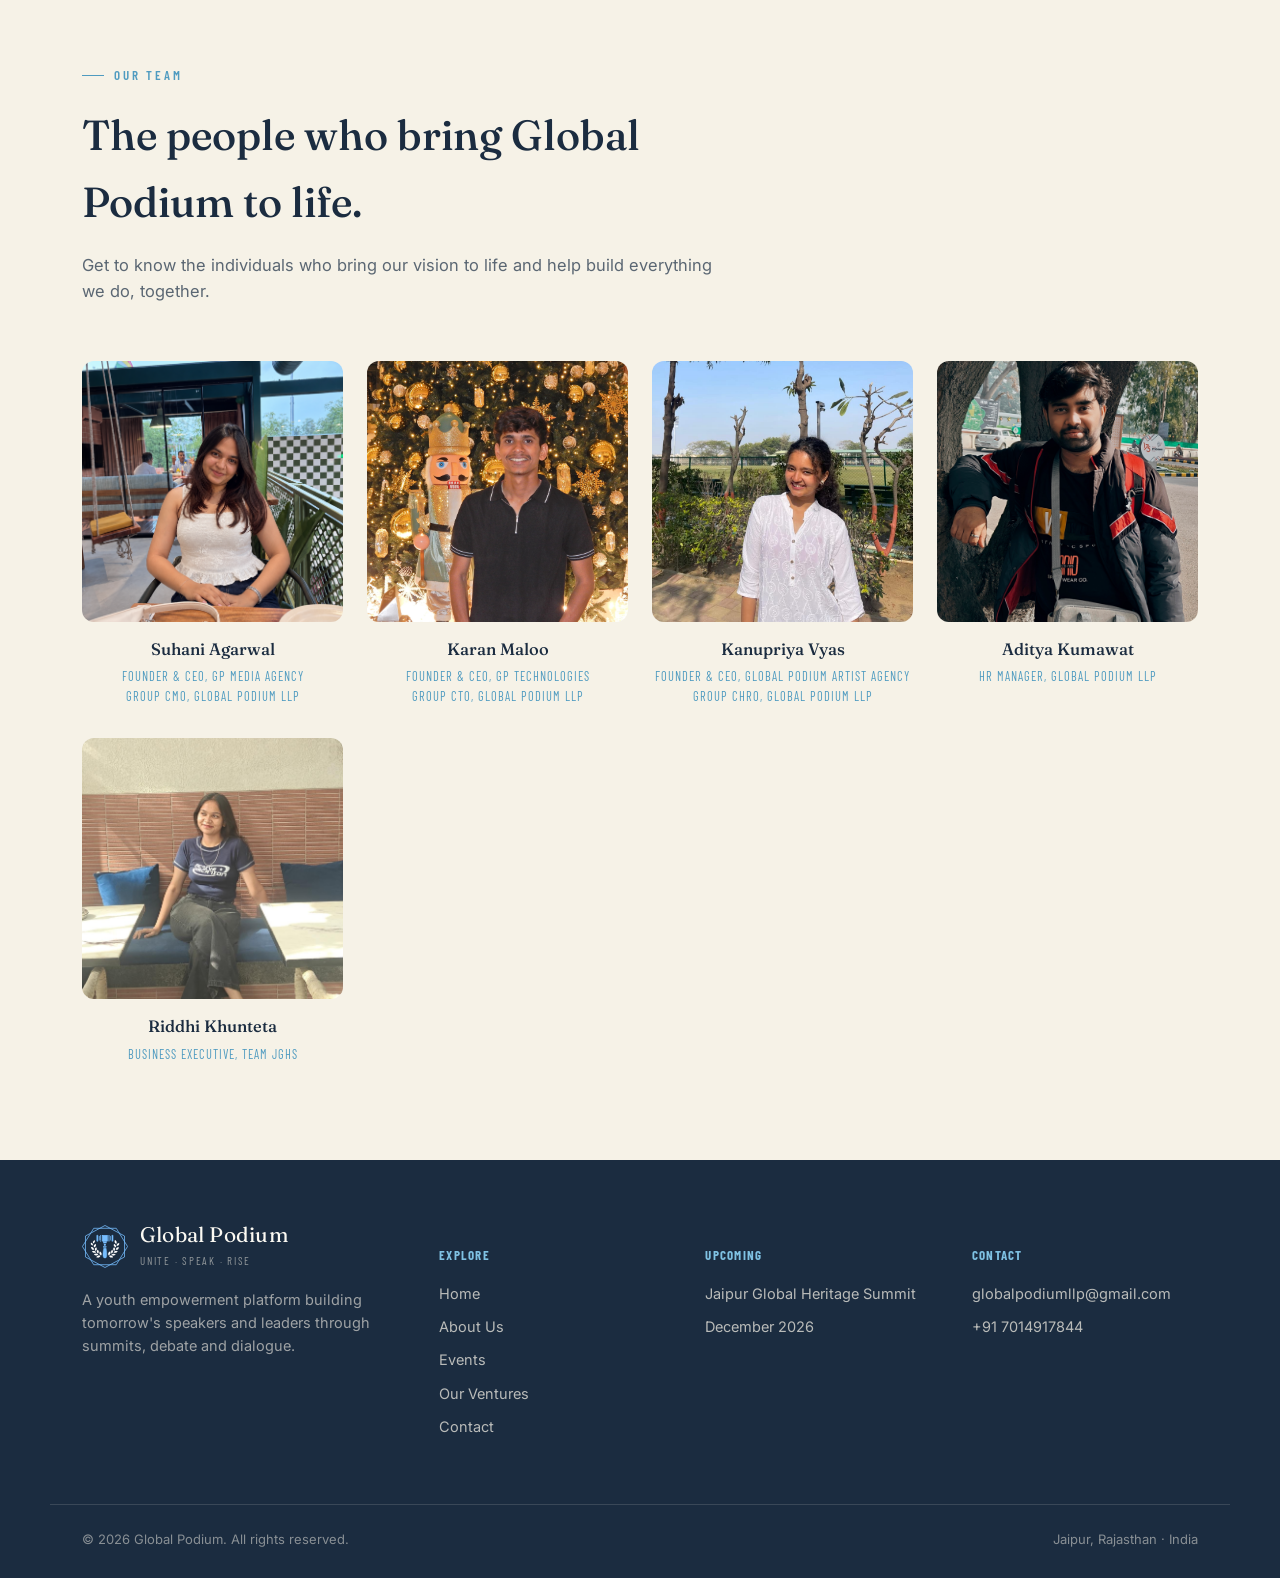
<file: team.html>
<!DOCTYPE html>
<html lang="en">

<head>
    <meta charset="UTF-8">
    <meta name="viewport" content="width=device-width, initial-scale=1.0">
    <title>Global Podium Team | Founders & Team</title>

    <meta name="description"
        content="Meet the founders and team behind Global Podium, working across events, media, technology and youth-focused experiences.">

    <link rel="canonical" href="https://globalpodiumllp.in/team.html">

    <!-- Open Graph / Social Sharing -->
    <meta property="og:type" content="website">
    <meta property="og:title" content="Global Podium Team | Founders & Team">
    <meta property="og:description"
        content="Meet the founders and team behind Global Podium, working across events, media, technology and youth-focused experiences.">
    <meta property="og:url" content="https://globalpodiumllp.in/team.html">
    <meta property="og:site_name" content="Global Podium">
    <meta property="og:image" content="https://globalpodiumllp.in/images/image-og.png">
    <meta property="og:image:alt" content="Global Podium Team">

    <!-- X / Twitter -->
    <meta name="twitter:card" content="summary_large_image">
    <meta name="twitter:title" content="Global Podium Team | Founders & Team">
    <meta name="twitter:description"
        content="Meet the founders and team behind Global Podium, working across events, media, technology and youth-focused experiences.">
    <meta name="twitter:image" content="https://globalpodiumllp.in/images/image-og.png">


    <script type="application/ld+json">
{
  "@context": "https://schema.org",
  "@type": "AboutPage",
  "name": "Global Podium Team",
  "url": "https://globalpodiumllp.in/team.html",
  "description": "Meet the founders and team behind Global Podium, working across events, media, technology and youth-focused experiences.",
  "isPartOf": {
    "@type": "WebSite",
    "name": "Global Podium",
    "url": "https://globalpodiumllp.in/"
  }
}
</script>

    <!-- Favicon -->
    <link rel="icon" type="image/x-icon" href="favicon_io/favicon.ico">
    <link rel="icon" type="image/png" sizes="16x16" href="favicon_io/favicon-16x16.png">
    <link rel="icon" type="image/png" sizes="32x32" href="favicon_io/favicon-32x32.png">
    <link rel="icon" type="image/png" sizes="192x192" href="favicon_io/android-chrome-192x192.png">
    <link rel="icon" type="image/png" sizes="512x512" href="favicon_io/android-chrome-512x512.png">

    <!-- Apple -->
    <link rel="apple-touch-icon" sizes="180x180" href="favicon_io/apple-touch-icon.png">

    <link rel="stylesheet" href="style.css">
    <!-- <link rel="icon"
        href="data:image/svg+xml,%3Csvg xmlns='http://www.w3.org/2000/svg' viewBox='0 0 100 100'%3E%3Ccircle cx='50' cy='50' r='46' fill='%231B2C40'/%3E%3Ctext x='50' y='64' font-size='50' text-anchor='middle' fill='%237FC2E3' font-family='Georgia'%3EG%3C/text%3E%3C/svg%3E"> -->
</head>

<body>

    <header class="site-header">
        <nav class="nav container">
            <a class="brand" href="index.html" aria-label="Global Podium home">
                <img class="brand-mark" src="images/ logo GlobalP-01.svg" alt="Global Podium logo">
                <span>
                    <span class="brand-name">Global Podium</span>
                    <span class="brand-tag">Unite &middot; Speak &middot; Rise</span>
                </span>
            </a>
            <button class="nav-toggle" aria-label="Toggle menu" id="navToggle">
                <span></span><span></span><span></span>
            </button>
            <div class="nav-links" id="navLinks">
                <a href="index.html">Home</a>
                <a href="about.html" class="active">About Us</a>
                <a href="events.html">Events</a>
                <a href="ventures.html">Our Ventures</a>
                <a href="contact.html">Contact</a>
            </div>
        </nav>
    </header>

    <main>

        <!-- HERO -->
        <section class="page-hero">
            <div class="container">
                <span class="eyebrow">The People Behind It</span>
                <h1>Founders &amp; Team</h1>
                <p>At the heart of Global Podium is a group of people who believe in the power of ideas, connection, and
                    community. What began with a small team of young organisers has grown into a growing network of
                    passionate individuals, creators, and volunteers who come together to turn ideas into experiences
                    that matter.</p>
            </div>
        </section>

        <!-- FOUNDERS -->
        <section id="founders" style="padding-top:1;">
            <div class="container">
                <div class="section-head reveal">
                    <span class="eyebrow">Founders</span>
                    <h2>Where it started.</h2>
                </div>
                <div class="person-grid reveal">
                    <div class="person-card">
                        <div class="person-photo"><img src="images/Team/yuvraj.jpeg" alt="Yuvraj Singh"
                                onerror="this.style.opacity='0'"></div>
                        <h4>Yuvraj Singh</h4>
                        <span>Founder &amp; Chairman, Global Podium LLP</span>
                    </div>
                    <div class="person-card">
                        <div class="person-photo"><img src="images/Team/vanshaj.jpeg" alt="Vanshaj Pradhan"
                                onerror="this.style.opacity='0'"></div>
                        <h4>Vanshaj Pradhan</h4>
                        <span>Co-Founder, Global Podium LLP<br>Vice-Chairman &amp; Group CEO, Global Podium </span>
                    </div>
                    <div class="person-card">
                        <div class="person-photo"><img src="images/Team/karan.jpeg" alt="Karan Singh"
                                onerror="this.style.opacity='0'"></div>
                        <h4>Karan Singh</h4>
                        <span>Co-Founder &amp; Founding COO</span>
                    </div>
                    <div class="person-card">
                        <div class="person-photo"><img src="images/Team/bheli.jpeg" alt="Bhelitriveda Lakhera"
                                onerror="this.style.opacity='0'"></div>
                        <h4>Bhelitriveda Lakhera</h4>
                        <span>Co-Founder &amp; Founding CMO</span>
                    </div>
                    <div class="person-card">
                        <div class="person-photo"><img src="images/Team/prachi.jpeg" alt="Prachi Vyas"
                                onerror="this.style.opacity='0'"></div>
                        <h4>Prachi Vyas</h4>
                        <span>Co-Founder &amp; Founding CPO</span>
                    </div>
                    <div class="person-card">
                        <div class="person-photo"><img src="images/Team/Vinod.jpeg" alt="Vinod Suthar"
                                onerror="this.style.opacity='0'"></div>
                        <h4>Vinod Suthar</h4>
                        <span>Co-Founder &amp; Founding CTO</span>
                    </div>
                    <div class="person-card">
                        <div class="person-photo"><img src="images/Team/azeem.png" alt="Azeem Sharma"
                                onerror="this.style.opacity='0'"></div>
                        <h4>Azeem Sharma</h4>
                        <span>Co-Founder &amp; Founding CSO</span>
                    </div>
                    <div class="person-card">
                        <div class="person-photo"><img src="images/Team/saksham.png" alt="Saksham Gupta"
                                onerror="this.style.opacity='0'"></div>
                        <h4>Saksham Gupta</h4>
                        <span>Co-Founder &amp; Founding CDRO</span>
                    </div>
                </div>
            </div>
        </section>

        <!-- OUR TEAM -->
        <section id="team">
            <div class="container">
                <div class="section-head reveal">
                    <span class="eyebrow">Our Team</span>
                    <h2>The people who bring Global Podium to life.</h2>
                    <p>Get to know the individuals who bring our vision to life and help build everything we do,
                        together.</p>
                </div>
                <div class="person-grid person-grid-3 reveal">
                    <div class="person-card">
                        <div class="person-photo"><img src="images/Team/suhani.PNG" alt="Suhani Agarwal"
                                onerror="this.style.opacity='0'"></div>
                        <h4>Suhani Agarwal</h4>
                        <span>Founder &amp; CEO, GP Media Agency<br>Group CMO, Global Podium LLP </span>
                    </div>
                    <div class="person-card">
                        <div class="person-photo"><img src="images/Team/Karan Maloo.jpeg" alt="Karan Maloo"
                                onerror="this.style.opacity='0'"></div>
                        <h4>Karan Maloo</h4>
                        <span>Founder &amp; CEO, GP Technologies<br>Group CTO, Global Podium LLP </span>
                    </div>
                    <div class="person-card">
                        <div class="person-photo"><img src="images/Team/kanupriya.jpeg" alt="Kanupriya Vyas"
                                onerror="this.style.opacity='0'"></div>
                        <h4>Kanupriya Vyas</h4>
                        <span>Founder &amp; CEO, Global Podium Artist Agency<br>Group CHRO, Global Podium LLP </span>
                    </div>

                    <div class="person-card">
                        <div class="person-photo"><img src="images/Team/aditya.jpg" alt="Aditya Kumawat"
                                onerror="this.style.opacity='0'"></div>
                        <h4>Aditya Kumawat</h4>
                        <span>HR Manager, Global Podium LLP </span>
                    </div>

                    <div class="person-card">
                        <div class="person-photo"><img src="images/Team/Riddhi.jpeg" alt="Riddhi Khunteta"
                                onerror="this.style.opacity='0'"></div>
                        <h4>Riddhi Khunteta</h4>
                        <span>Business Executive, Team JGHS </span>
                    </div>

                </div>
            </div>
        </section>

        <!-- CTA -->
        <!-- <section class="cta-band">
            <div class="container" style="max-width:640px; text-align:center;">
                <span class="eyebrow" style="justify-content:center;">Join The Movement</span>
                <h2 style="margin-top:16px;">Want to organise with us?</h2>
                <p>We're always looking for young facilitators, campus partners and volunteers.</p>
                <a class="btn btn-primary" href="contact.html">Reach Out</a>
            </div>
        </section> -->

    </main>

    <footer class="site-footer">
        <div class="container footer-grid">
            <div>
                <div class="footer-brand">
                    <img class="brand-mark" src="images/ logo GlobalP-02.svg" alt="Global Podium logo">
                    <span>
                        <span class="brand-name">Global Podium</span>
                        <span class="brand-tag">Unite &middot; Speak &middot; Rise</span>
                    </span>
                </div>
                <p class="footer-desc">A youth empowerment platform building tomorrow's speakers and leaders through
                    summits, debate and dialogue.</p>
            </div>
            <div class="footer-col">
                <h5>Explore</h5>
                <a href="index.html">Home</a>
                <a href="about.html">About Us</a>
                <a href="events.html">Events</a>
                <a href="ventures.html">Our Ventures</a>
                <a href="contact.html">Contact</a>
            </div>
            <div class="footer-col">
                <h5>Upcoming</h5>
                <p>Jaipur Global Heritage Summit</p>
                <p>December 2026</p>
            </div>
            <div class="footer-col">
                <h5>Contact</h5>
                <a href="mailto:globalpodiumllp@gmail.com">globalpodiumllp@gmail.com</a>
                <a href="tel:+917014917844">+91 7014917844</a>
            </div>
        </div>
        <div class="container footer-bottom">
            <span>&copy; 2026 Global Podium. All rights reserved.</span>
            <span>Jaipur, Rajasthan &middot; India</span>
        </div>
    </footer>

    <script src="script.js"></script>
</body>

</html>
</file>
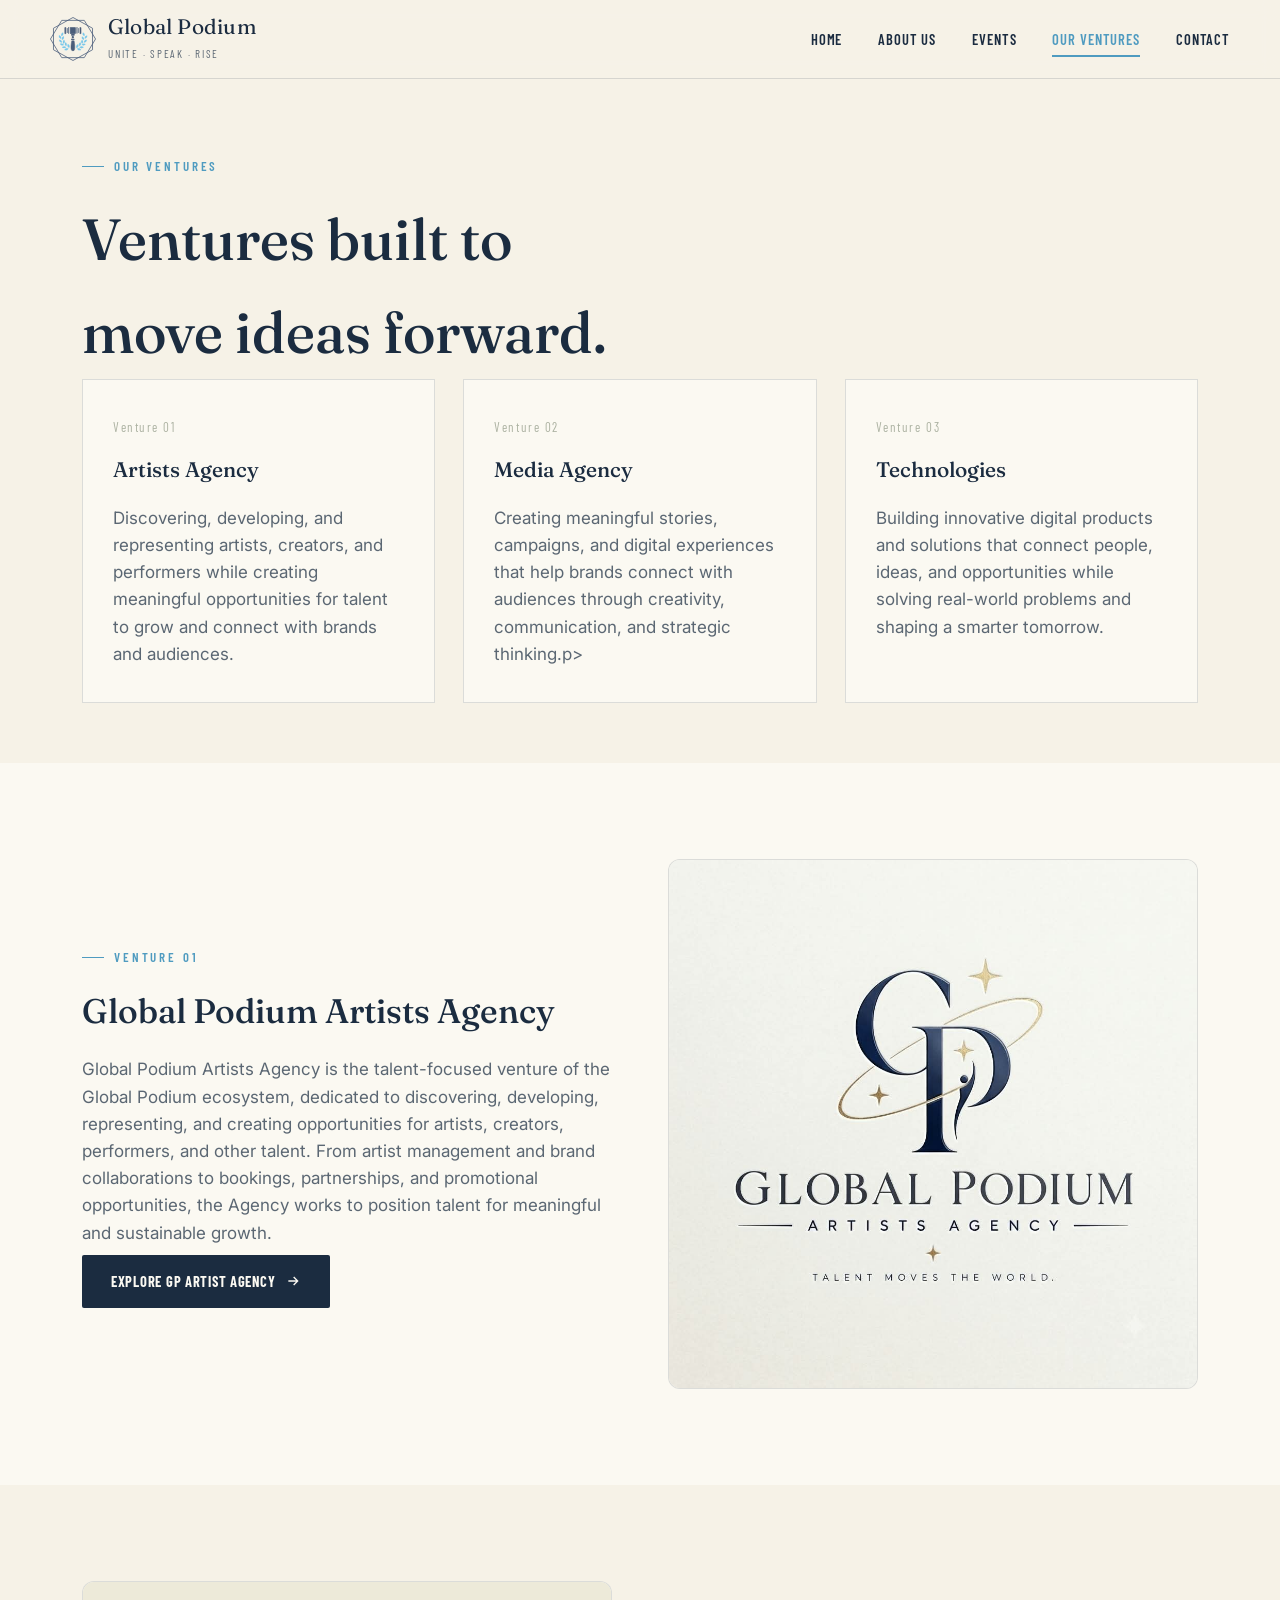
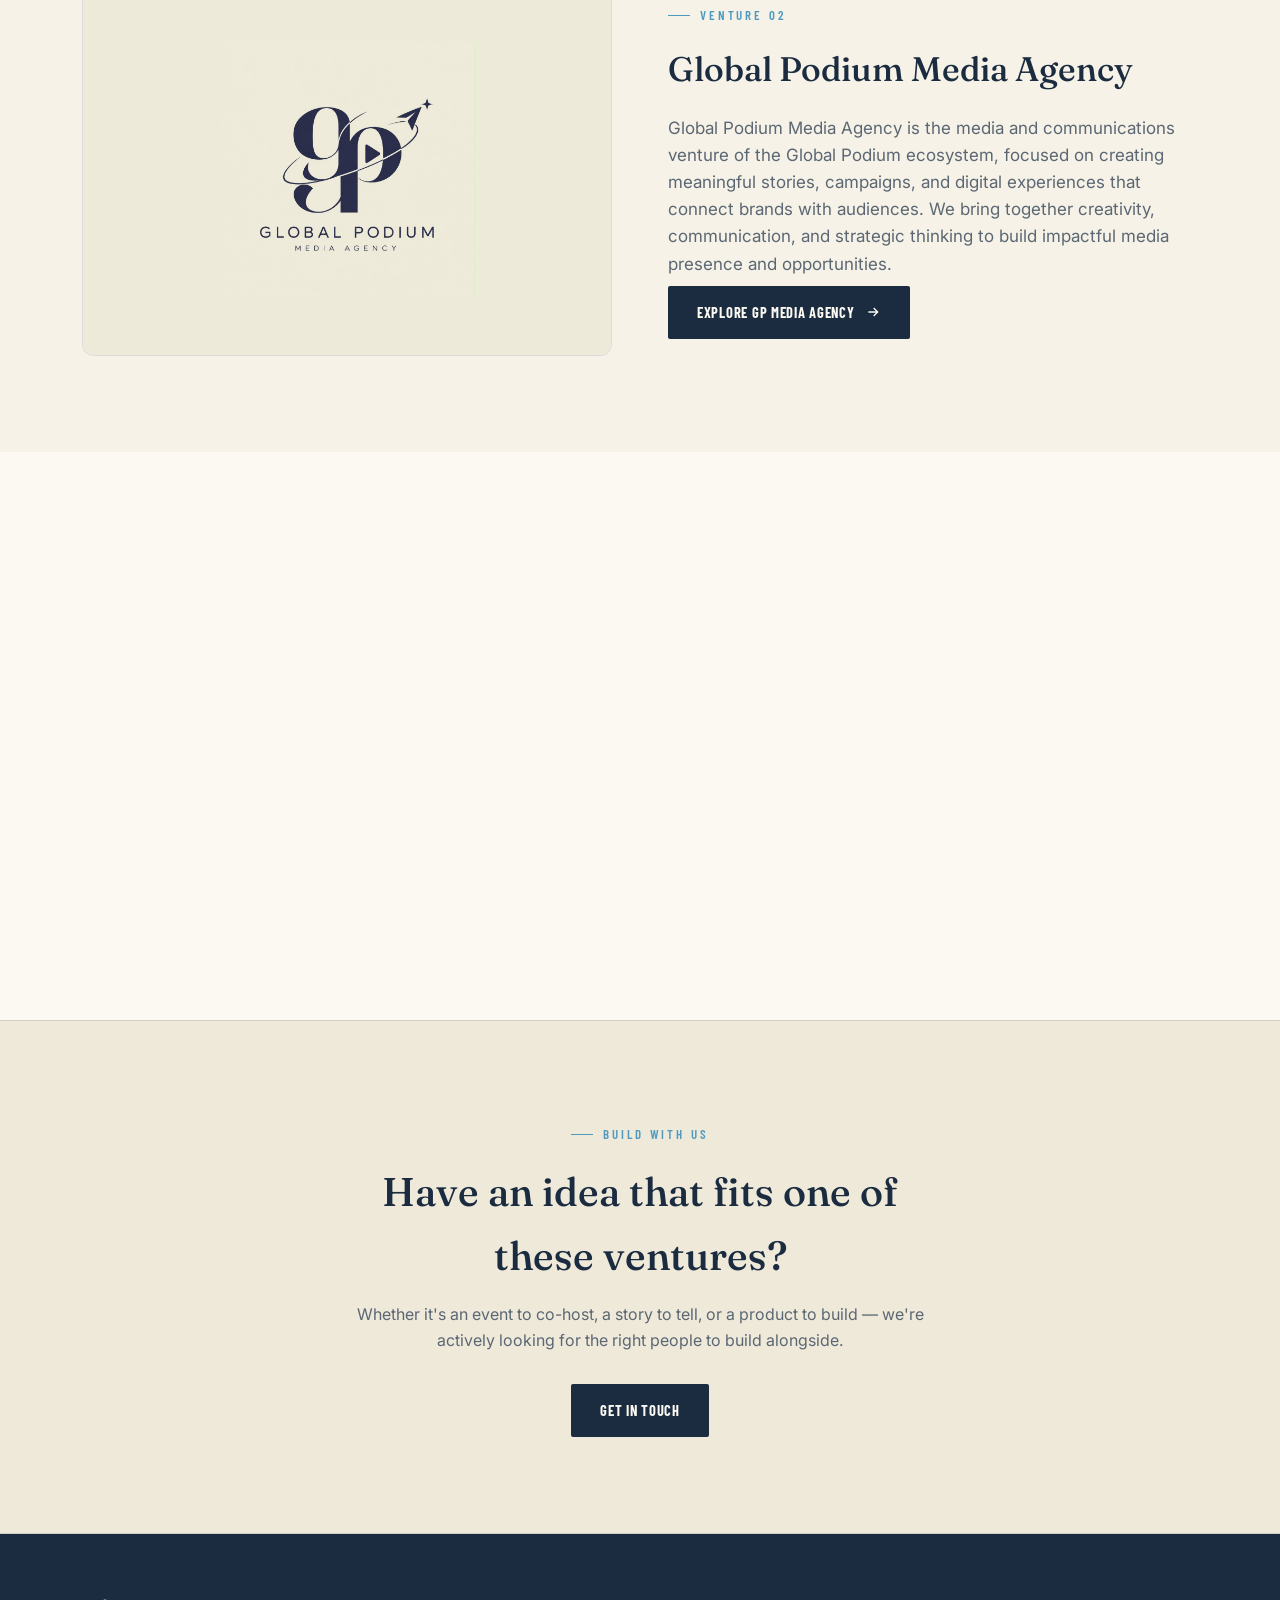
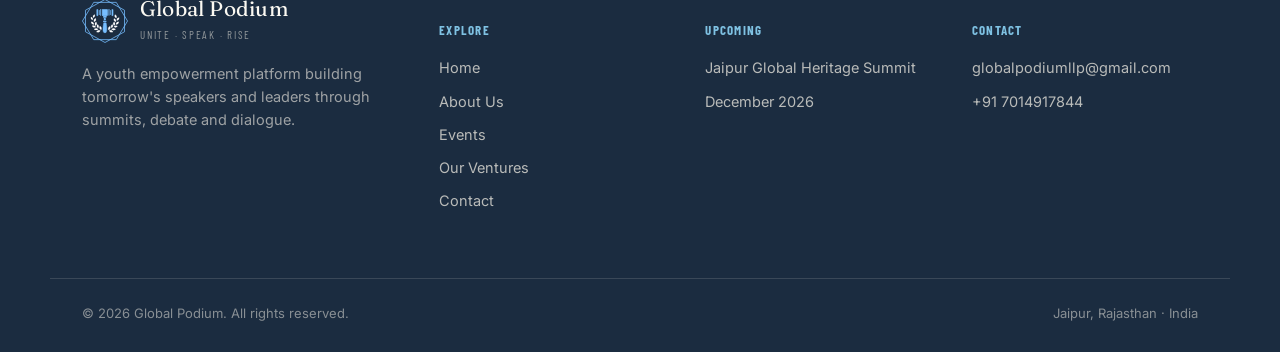
<file: ventures.html>
<!DOCTYPE html>
<html lang="en">

<head>
    <meta charset="UTF-8">
    <meta name="viewport" content="width=device-width, initial-scale=1.0">
    <title>Global Podium Ventures | Artists, Media & Technology</title>

    <meta name="description"
        content="Explore Global Podium's ventures across events, media, artists and technology, creating platforms and experiences that connect people, ideas and opportunities.">

    <link rel="canonical" href="https://globalpodiumllp.in/ventures.html">

    <!-- Open Graph / Social Sharing -->
    <meta property="og:type" content="website">
    <meta property="og:title" content="Global Podium Ventures | Artists, Media & Technology">
    <meta property="og:description"
        content="Explore Global Podium's ventures across events, media, artists and technology, creating platforms and experiences that connect people, ideas and opportunities.">
    <meta property="og:url" content="https://globalpodiumllp.in/ventures.html">
    <meta property="og:site_name" content="Global Podium">
    <meta property="og:image" content="https://globalpodiumllp.in/images/image-og.png">
    <meta property="og:image:alt" content="Global Podium Ventures">

    <!-- X / Twitter -->
    <meta name="twitter:card" content="summary_large_image">
    <meta name="twitter:title" content="Global Podium Ventures | Artists, Media & Technology">
    <meta name="twitter:description"
        content="Explore Global Podium's ventures across events, media, artists and technology, creating platforms and experiences that connect people, ideas and opportunities.">
    <meta name="twitter:image" content="https://globalpodiumllp.in/images/image-og.png">

    <script type="application/ld+json">
{
  "@context": "https://schema.org",
  "@type": "CollectionPage",
  "name": "Global Podium Ventures",
  "url": "https://globalpodiumllp.in/ventures.html",
  "description": "Explore Global Podium's ventures across events, media, artists and technology, creating platforms and experiences that connect people, ideas and opportunities.",
  "isPartOf": {
    "@type": "WebSite",
    "name": "Global Podium",
    "url": "https://globalpodiumllp.in/"
  }
}
</script>

    <!-- Favicon -->
    <link rel="icon" type="image/x-icon" href="favicon_io/favicon.ico">
    <link rel="icon" type="image/png" sizes="16x16" href="favicon_io/favicon-16x16.png">
    <link rel="icon" type="image/png" sizes="32x32" href="favicon_io/favicon-32x32.png">
    <link rel="icon" type="image/png" sizes="192x192" href="favicon_io/android-chrome-192x192.png">
    <link rel="icon" type="image/png" sizes="512x512" href="favicon_io/android-chrome-512x512.png">

    <!-- Apple -->
    <link rel="apple-touch-icon" sizes="180x180" href="favicon_io/apple-touch-icon.png">

    <link rel="stylesheet" href="style.css">
    <!-- <link rel="icon"
        href="data:image/svg+xml,%3Csvg xmlns='http://www.w3.org/2000/svg' viewBox='0 0 100 100'%3E%3Ccircle cx='50' cy='50' r='46' fill='%231B2C40'/%3E%3Ctext x='50' y='64' font-size='50' text-anchor='middle' fill='%237FC2E3' font-family='Georgia'%3EG%3C/text%3E%3C/svg%3E"> -->
</head>

<body>

    <header class="site-header">
        <nav class="nav container">
            <a class="brand" href="index.html" aria-label="Global Podium home">
                <img class="brand-mark" src="images/ logo GlobalP-01.svg" alt="Global Podium logo">
                <span>
                    <span class="brand-name">Global Podium</span>
                    <span class="brand-tag">Unite &middot; Speak &middot; Rise</span>
                </span>
            </a>
            <button class="nav-toggle" aria-label="Toggle menu" id="navToggle">
                <span></span><span></span><span></span>
            </button>
            <div class="nav-links" id="navLinks">
                <a href="index.html">Home</a>
                <a href="about.html">About Us</a>
                <a href="events.html">Events</a>
                <a href="ventures.html" class="active">Our Ventures</a>
                <a href="contact.html">Contact</a>
            </div>

        </nav>
    </header>

    <main>

        <!-- HERO -->
        <section class="page-hero">
            <div class="container">
                <span class="eyebrow">Our Ventures</span>
                <h1>Ventures built to<br>move ideas forward.</h1>
                <div class="cards">
                    <div class="card reveal">
                        <span class="card-index">Venture 01</span>
                        <h3>Artists Agency</h3>
                        <p>Discovering, developing, and representing artists, creators, and performers while creating
                            meaningful opportunities for talent to grow and connect with brands and audiences.</p>
                    </div>
                    <div class="card reveal">
                        <span class="card-index">Venture 02</span>
                        <h3>Media Agency</h3>
                        <p>Creating meaningful stories, campaigns, and digital experiences that help brands connect with
                            audiences through creativity, communication, and strategic thinking.p>
                    </div>
                    <div class="card reveal">
                        <span class="card-index">Venture 03</span>
                        <h3>Technologies</h3>
                        <p>Building innovative digital products and solutions that connect people, ideas, and
                            opportunities while solving real-world problems and shaping a smarter tomorrow.</p>
                    </div>
                </div>

            </div>
        </section>


        <!-- VENTURE 01: GP artist agency -->
        <section>
            <div class="container feature-inner" style="align-items:center;">
                <div class="reveal" style="order:1;">
                    <span class="eyebrow">Venture 01</span>
                    <h2 style="margin-top:16px; font-size:clamp(26px,3vw,34px); color:var(--navy);">Global Podium
                        Artists Agency</h2>
                    <p style="margin-top:18px; color:var(--ink-soft); font-size:17px;">Global Podium Artists Agency is
                        the talent-focused venture of the Global Podium ecosystem, dedicated to discovering, developing,
                        representing, and creating opportunities for artists, creators, performers, and other talent.
                        From artist management and brand collaborations to bookings, partnerships, and promotional
                        opportunities, the Agency works to position talent for meaningful and sustainable growth.</p>
                    <a class="btn btn-primary" style="margin-top:8px;">
                        Explore GP Artist Agency
                        <svg viewBox="0 0 24 24" fill="none" stroke="currentColor" stroke-width="2">
                            <path d="M5 12h14M13 6l6 6-6 6" />
                        </svg>
                    </a>
                </div>
                <div class="reveal" style="order:2;">
                    <div class="venture-card">
                        <div class="venture-card-header">
                            <img class="venture-logo-img" src="images/artist.jpeg"
                                alt="Global Podium Artists Agency logo" onerror="this.style.display='none'">
                        </div>
                        <!-- <div class="venture-card-divider"></div>
                        <div class="venture-photo">
                            <img src="images/ventures/media-agency-photo.jpg" alt="Global Podium Artists Agency work"
                                onerror="this.style.opacity='0'">
                        </div>
                        <div class="venture-photo-caption">Campaigns &amp; team</div> -->
                    </div>
                </div>
            </div>
        </section>

        <!-- VENTURE 02: GP media agency -->
        <section>
            <div class="container feature-inner" style="align-items:center;">
                <div class="reveal" style="order:2;">
                    <span class="eyebrow">Venture 02</span>
                    <h2 style="margin-top:16px; font-size:clamp(26px,3vw,34px); color:var(--navy);">Global Podium Media
                        Agency</h2>
                    <p style="margin-top:18px; color:var(--ink-soft); font-size:17px;">Global Podium Media Agency is the
                        media and communications venture of the Global Podium ecosystem, focused on creating meaningful
                        stories, campaigns, and digital experiences that connect brands with audiences. We bring
                        together creativity, communication, and strategic thinking to build impactful media presence and
                        opportunities.
                    </p>
                    <a class="btn btn-primary" style="margin-top:8px;">
                        Explore GP Media Agency
                        <svg viewBox="0 0 24 24" fill="none" stroke="currentColor" stroke-width="2">
                            <path d="M5 12h14M13 6l6 6-6 6" />
                        </svg>
                    </a>
                </div>
                <div class="reveal" style="order:1;">
                    <div class="venture-card">
                        <div class="venture-card-header">
                            <img class="venture-logo-img" src="images/media.png" alt="Global Podium Media Agency logo"
                                onerror="this.style.display='none'">
                        </div>
                        <!-- <div class="venture-card-divider"></div>
                        <div class="venture-photo">
                            <img src="images/ventures/media-agency-photo.jpg" alt="Global Podium Media Agency work"
                                onerror="this.style.opacity='0'">
                        </div>
                        <div class="venture-photo-caption">Campaigns &amp; team</div> -->
                    </div>
                </div>
            </div>
        </section>

        <!-- VENTURE 03: GP TECHNOLOGY -->
        <section>
            <div class="container feature-inner" style="align-items:center;">
                <div class="reveal" style="order:1;">
                    <span class="eyebrow">Venture 03</span>
                    <h2 style="margin-top:16px; font-size:clamp(26px,3vw,34px); color:var(--navy);">Global Podium
                        Technologies</h2>
                    <p style="margin-top:18px; color:var(--ink-soft); font-size:17px;">Global Podium Technologies is the
                        technology venture of the Global Podium ecosystem, focused on building innovative digital
                        solutions that connect people, ideas, and opportunities. With a forward-looking approach to
                        technology, we aim to create products and platforms that are practical, scalable, and designed
                        to shape a smarter tomorrow.
                    </p>
                    <a class="btn btn-primary" style="margin-top:8px;">
                        Explore GP Technologies
                        <svg viewBox="0 0 24 24" fill="none" stroke="currentColor" stroke-width="2">
                            <path d="M5 12h14M13 6l6 6-6 6" />
                        </svg>
                    </a>
                </div>
                <div class="reveal" style="order:2;">
                    <div class="venture-card">
                        <div class="venture-card-header">
                            <img class="venture-logo-img" src="images/tech.png" alt="Global Podium Technologies"
                                onerror="this.style.display='none'">
                        </div>
                        <!-- <div class="venture-card-divider"></div>
                        <div class="venture-photo">
                            <img src="images/ventures/media-agency-photo.jpg" alt="Global Podium Technologies work"
                                onerror="this.style.opacity='0'">
                        </div>
                        <div class="venture-photo-caption">Campaigns &amp; team</div> -->
                    </div>
                </div>
            </div>
        </section>


        <!-- CTA -->
        <section class="cta-band">
            <div class="container" style="max-width:640px; text-align:center;">
                <span class="eyebrow" style="justify-content:center;">Build With Us</span>
                <h2 style="margin-top:16px;">Have an idea that fits one of these ventures?</h2>
                <p>Whether it's an event to co-host, a story to tell, or a product to build — we're actively looking for
                    the right people to build alongside.</p>
                <a class="btn btn-primary" href="contact.html">Get in Touch</a>
            </div>
        </section>

    </main>

    <footer class="site-footer">
        <div class="container footer-grid">
            <div>
                <div class="footer-brand">
                    <img class="brand-mark" src="images/ logo GlobalP-02.svg" alt="Global Podium logo">
                    <span>
                        <span class="brand-name">Global Podium</span>
                        <span class="brand-tag">Unite &middot; Speak &middot; Rise</span>
                    </span>
                </div>
                <p class="footer-desc">A youth empowerment platform building tomorrow's speakers and leaders through
                    summits, debate and dialogue.</p>
            </div>
            <div class="footer-col">
                <h5>Explore</h5>
                <a href="index.html">Home</a>
                <a href="about.html">About Us</a>
                <a href="events.html">Events</a>
                <a href="ventures.html">Our Ventures</a>
                <a href="contact.html">Contact</a>
            </div>
            <div class="footer-col">
                <h5>Upcoming</h5>
                <p>Jaipur Global Heritage Summit</p>
                <p>December 2026</p>
            </div>
            <div class="footer-col">
                <h5>Contact</h5>
                <a href="mailto:globalpodiumllp@gmail.com">globalpodiumllp@gmail.com</a>
                <a href="tel:+917014917844">+91 7014917844</a>
            </div>
        </div>
        <div class="container footer-bottom">
            <span>&copy; 2026 Global Podium. All rights reserved.</span>
            <span>Jaipur, Rajasthan &middot; India</span>
        </div>
    </footer>

    <script src="script.js"></script>
</body>

</html>
</file>
<file: style.css>
/* ==========================================================================
   GLOBAL PODIUM — design tokens
   Palette drawn from the mark: deep statesman navy, laurel sky-blue,
   warm parchment cream, quiet sage for structure, muted steel for text.
   ========================================================================== */

@import url('https://fonts.googleapis.com/css2?family=Fraunces:ital,opsz,wght@0,9..144,400;0,9..144,500;0,9..144,600;1,9..144,500&family=Inter:wght@400;500;600&family=Barlow+Condensed:wght@500;600;700&display=swap');

:root {
  --navy: #1B2C40;
  --navy-2: #2E4A66;
  --sky: #7FC2E3;
  --sky-deep: #4F9BC0;
  --sage: #ACB2A2;
  --cream: #F6F2E7;
  --cream-2: #EFE9DA;
  --paper: #FBF9F2;
  --ink: #202B33;
  --ink-soft: #5B6773;
  --line: rgba(27, 44, 64, 0.14);
  --rose: #CDA98C;

  --jali-pattern: url("data:image/svg+xml,%3Csvg xmlns='http://www.w3.org/2000/svg' width='140' height='140' viewBox='0 0 140 140'%3E%3Cg fill='none' stroke='%23F6F2E7' stroke-width='1.1'%3E%3Ccircle cx='70' cy='70' r='30'/%3E%3Cpath d='M70 10 L108 40 L108 100 L70 130 L32 100 L32 40 Z'/%3E%3Cpath d='M70 40 L94 58 L94 82 L70 100 L46 82 L46 58 Z'/%3E%3Ccircle cx='70' cy='70' r='6'/%3E%3C/g%3E%3C/svg%3E");
  --serif: 'Fraunces', 'Iowan Old Style', Georgia, serif;
  --sans: 'Inter', -apple-system, BlinkMacSystemFont, 'Segoe UI', sans-serif;
  --cond: 'Barlow Condensed', var(--sans);

  --container: 1180px;
  --radius: 2px;
}

*,
*::before,
*::after {
  box-sizing: border-box;
}

html {
  scroll-behavior: smooth;
}

body {
  margin: 0;
  background: var(--cream);
  color: var(--ink);
  font-family: var(--sans);
  font-size: 16px;
  line-height: 1.6;
  -webkit-font-smoothing: antialiased;
}

img {
  max-width: 100%;
  display: block;
}

a {
  color: inherit;
  text-decoration: none;
}

h1,
h2,
h3,
h4 {
  font-family: var(--serif);
  font-weight: 500;
  margin: 0;
  color: var(--navy);
}

p {
  margin: 0;
}

.container {
  max-width: var(--container);
  margin: 0 auto;
  padding: 0 32px;
}

@media (max-width: 640px) {
  .container {
    padding: 0 20px;
  }
}

:focus-visible {
  outline: 2px solid var(--sky-deep);
  outline-offset: 3px;
}

/* ---------- eyebrow / condensed labels ---------- */
.eyebrow {
  font-family: var(--cond);
  font-weight: 600;
  letter-spacing: 0.22em;
  text-transform: uppercase;
  font-size: 13px;
  color: var(--sky-deep);
  display: inline-flex;
  align-items: center;
  gap: 10px;
}

.eyebrow::before {
  content: "";
  width: 22px;
  height: 1px;
  background: var(--sky-deep);
  display: inline-block;
}

/* ---------- laurel underline accent ---------- */
.laurel-rule {
  width: 64px;
  height: 18px;
  margin: 18px 0 0;
}

/* ---------- header / nav ---------- */
.site-header {
  position: sticky;
  top: 0;
  z-index: 50;
  background: rgba(246, 242, 231, 0.88);
  backdrop-filter: blur(10px);
  border-bottom: 1px solid var(--line);
}

.nav {
  display: flex;
  align-items: center;
  justify-content: space-between;
  padding: 16px 0;
}

.brand {
  display: flex;
  align-items: center;
  gap: 12px;
}

.brand-mark {
  width: 46px;
  height: 46px;
  flex-shrink: 0;
  object-fit: contain;
}

.brand-name {
  font-family: var(--serif);
  font-size: 21px;
  color: var(--navy);
  letter-spacing: 0.01em;
  line-height: 1;
}

.brand-tag {
  display: block;
  font-family: var(--cond);
  font-size: 11px;
  letter-spacing: 0.16em;
  text-transform: uppercase;
  color: var(--ink-soft);
  margin-top: 3px;
}

.nav-links {
  display: flex;
  align-items: center;
  gap: 36px;
  font-family: var(--cond);
  font-weight: 600;
  letter-spacing: 0.06em;
  text-transform: uppercase;
  font-size: 14.5px;
}

.nav-links a {
  position: relative;
  color: var(--navy);
  padding: 4px 0;
}

.nav-links a::after {
  content: "";
  position: absolute;
  left: 0;
  right: 0;
  bottom: -2px;
  height: 2px;
  background: var(--sky-deep);
  transform: scaleX(0);
  transform-origin: left;
  transition: transform .25s ease;
}

.nav-links a:hover::after,
.nav-links a.active::after {
  transform: scaleX(1);
}

.nav-links a.active {
  color: var(--sky-deep);
}

.nav-cta {
  font-family: var(--cond);
  font-weight: 700;
  letter-spacing: .06em;
  text-transform: uppercase;
  font-size: 13.5px;
  background: var(--navy);
  color: var(--paper);
  padding: 11px 22px;
  border-radius: var(--radius);
  transition: background .2s ease, transform .2s ease;
}

.nav-cta:hover {
  background: var(--sky-deep);
  transform: translateY(-1px);
}

.nav-toggle {
  display: none;
  background: none;
  border: none;
  cursor: pointer;
  padding: 6px;
}

.nav-toggle span {
  display: block;
  width: 24px;
  height: 2px;
  background: var(--navy);
  margin: 5px 0;
  transition: .2s;
}

@media (max-width: 880px) {
  .nav-links {
    position: absolute;
    top: 100%;
    left: 0;
    right: 0;
    background: var(--paper);
    flex-direction: column;
    align-items: flex-start;
    padding: 24px 20px;
    gap: 20px;
    border-bottom: 1px solid var(--line);
    display: none;
  }

  .nav-links.open {
    display: flex;
  }

  .nav-cta {
    display: none;
  }

  .nav-links.open~.nav-cta,
  .nav-links.open+.nav-cta {
    display: inline-block;
  }

  .nav-toggle {
    display: block;
  }
}

/* ---------- buttons ---------- */
.btn {
  display: inline-flex;
  align-items: center;
  gap: 10px;
  font-family: var(--cond);
  font-weight: 700;
  letter-spacing: .05em;
  text-transform: uppercase;
  font-size: 14.5px;
  padding: 14px 28px;
  border-radius: var(--radius);
  transition: all .22s ease;
  border: 1px solid transparent;
  cursor: pointer;
  background: none;
  appearance: none;
}

.btn-primary {
  background: var(--navy);
  color: var(--paper);
}

.btn-primary:hover {
  background: var(--sky-deep);
  transform: translateY(-2px);
  box-shadow: 0 10px 24px -12px rgba(27, 44, 64, 0.5);
}

.btn-ghost {
  border-color: var(--navy);
  color: var(--navy);
}

.btn-ghost:hover {
  background: var(--navy);
  color: var(--paper);
}

.btn-sky {
  background: var(--sky-deep);
  color: var(--paper);
}

.btn-sky:hover {
  background: var(--navy);
  transform: translateY(-2px);
}

.btn-explore-summit:hover {
  background: #8B2942;
}

.btn-events-teaser:hover {
  background: #8B2942;
}

.btn svg {
  width: 16px;
  height: 16px;
  transition: transform .2s ease;
}

.btn:hover svg {
  transform: translateX(3px);
}

/* ---------- hero ---------- */
.hero {
  position: relative;
  overflow: hidden;
  padding: 96px 0 110px;
}

.hero-grid {
  display: grid;
  grid-template-columns: 1.15fr 0.85fr;
  gap: 60px;
  align-items: stretch;
}

.hero h1 {
  font-size: clamp(42px, 5.6vw, 72px);
  line-height: 1.04;
  letter-spacing: -0.01em;
  margin-top: 20px;
}

.hero h1 em {
  font-style: italic;
  color: var(--sky-deep);
}

.hero p.lead {
  margin-top: 22px;
  max-width: 46ch;
  font-size: 18px;
  color: var(--ink-soft);
}

.hero-actions {
  display: flex;
  gap: 16px;
  margin-top: 38px;
  flex-wrap: wrap;
}

.hero-stats {
  display: flex;
  gap: 36px;
  margin-top: 56px;
  flex-wrap: wrap;
}

.stat-num {
  font-family: var(--serif);
  font-size: 34px;
  color: var(--navy);
}

.stat-label {
  font-family: var(--cond);
  font-size: 12.5px;
  letter-spacing: .12em;
  text-transform: uppercase;
  color: var(--ink-soft);
}

.hero-badge-wrap {
  position: relative;
  display: flex;
  align-items: center;
  justify-content: center;
}

.hero-medallion {
  width: 100%;
  max-width: 380px;
  animation: spin-slow 60s linear infinite;
}

@media (prefers-reduced-motion: reduce) {
  .hero-medallion {
    animation: none;
  }
}

@keyframes spin-slow {
  to {
    transform: rotate(360deg);
  }
}

.hero-medallion-center {
  position: absolute;
  width: 46%;
}

/* soft ambient shapes */
.hero::before {
  content: "";
  position: absolute;
  inset: -20% -10% auto auto;
  width: 520px;
  height: 520px;
  background: radial-gradient(circle, rgba(127, 194, 227, 0.28), transparent 70%);
  pointer-events: none;
}

/* ---------- section base ---------- */
section {
  padding: 96px 0;
}

.section-head {
  max-width: 640px;
  margin-bottom: 56px;
}

.section-head h2 {
  font-size: clamp(30px, 3.6vw, 42px);
  margin-top: 16px;
}

.section-head p {
  margin-top: 16px;
  color: var(--ink-soft);
  font-size: 16.5px;
}

.section-head.center {
  margin-left: auto;
  margin-right: auto;
  text-align: center;
}

.section-head.center .eyebrow {
  justify-content: center;
}

.section-head.center .eyebrow::before {
  display: none;
}

/* ---------- mission strip ---------- */
.mission {
  background: var(--paper);
  border-top: 1px solid var(--line);
  border-bottom: 1px solid var(--line);
}

.mission-grid {
  display: grid;
  grid-template-columns: 1fr 1fr;
  gap: 64px;
  align-items: start;
}

.mission-copy p {
  font-size: 18px;
  color: var(--ink-soft);
}

.mission-copy p+p {
  margin-top: 16px;
}

.pillars {
  display: grid;
  gap: 26px;
}

.pillar {
  display: flex;
  gap: 18px;
}

.pillar-icon {
  width: 44px;
  height: 44px;
  flex-shrink: 0;
  color: var(--sky-deep);
}

.pillar h4 {
  font-size: 18px;
}

.pillar p {
  color: var(--ink-soft);
  font-size: 15px;
  margin-top: 4px;
}

/* ---------- event-type cards ---------- */
.cards {
  display: grid;
  grid-template-columns: repeat(3, 1fr);
  gap: 28px;
}

.card {
  background: var(--paper);
  border: 1px solid var(--line);
  padding: 34px 30px;
  position: relative;
  transition: transform .25s ease, box-shadow .25s ease, border-color .25s ease;
}

.card:hover {
  transform: translateY(-6px);
  box-shadow: 0 24px 40px -28px rgba(27, 44, 64, 0.35);
  border-color: var(--sky-deep);
}

.card-index {
  font-family: var(--cond);
  font-size: 13px;
  letter-spacing: .12em;
  color: var(--sage);
}

.card h3 {
  font-size: 21px;
  margin-top: 14px;
}

.card p {
  color: var(--ink-soft);
  margin-top: 10px;
  font-size: 15px;
}

.card-corner {
  position: absolute;
  top: 14px;
  right: 14px;
  width: 20px;
  height: 20px;
  opacity: .5;
  color: var(--sky-deep);
}

/* ---------- featured event ---------- */
.feature {
  position: relative;
  background: var(--navy);
  color: var(--cream);
  overflow: hidden;
}

.feature::before {
  content: "";
  position: absolute;
  inset: 0;
  background-image: var(--jali-pattern);
  background-size: 140px;
  opacity: 0.10;
}

.feature-inner {
  position: relative;
  z-index: 1;
  display: grid;
  grid-template-columns: 1fr 1fr;
  gap: 56px;
  align-items: center;
}

.feature h2 {
  color: var(--paper);
}

.feature .eyebrow {
  color: var(--sky);
}

.feature .eyebrow::before {
  background: var(--sky);
}

.feature p.desc {
  color: rgba(246, 242, 231, 0.78);
  margin-top: 18px;
  font-size: 16.5px;
  max-width: 50ch;
}

.feature-meta {
  display: flex;
  gap: 34px;
  margin: 32px 0 38px;
  flex-wrap: wrap;
}

.meta-item {
  display: flex;
  gap: 12px;
  align-items: flex-start;
}

.meta-item svg {
  width: 20px;
  height: 20px;
  color: var(--sky);
  margin-top: 2px;
  flex-shrink: 0;
}

.meta-label {
  font-family: var(--cond);
  font-size: 12px;
  letter-spacing: .1em;
  text-transform: uppercase;
  color: var(--sky);
}

.meta-value {
  font-size: 15.5px;
  color: var(--paper);
  margin-top: 2px;
}

.feature-card {
  background: var(--cream);
  color: var(--ink);
  padding: 40px;
  border: 1px solid rgba(246, 242, 231, 0.2);
}

.feature-card .date-block {
  display: flex;
  align-items: baseline;
  gap: 14px;
}

.feature-card .date-num {
  font-family: var(--serif);
  font-size: 56px;
  color: var(--navy);
  line-height: 1;
}

.feature-card .date-rest {
  font-family: var(--cond);
  letter-spacing: .08em;
  text-transform: uppercase;
  color: var(--ink-soft);
  font-size: 14px;
}

.feature-card h3 {
  font-size: 24px;
  margin-top: 18px;
}

.feature-card .divider {
  height: 1px;
  background: var(--line);
  margin: 22px 0;
}

.feature-card ul {
  list-style: none;
  margin: 0;
  padding: 0;
  display: grid;
  gap: 12px;
}

.feature-card li {
  display: flex;
  gap: 10px;
  font-size: 14.5px;
  color: var(--ink-soft);
}

.feature-card li svg {
  width: 16px;
  height: 16px;
  color: var(--sky-deep);
  flex-shrink: 0;
  margin-top: 3px;
}

/* ---------- CTA band ---------- */
.cta-band {
  background: var(--cream-2);
  text-align: center;
  border-top: 1px solid var(--line);
  border-bottom: 1px solid var(--line);
}

.cta-band h2 {
  font-size: clamp(28px, 3.4vw, 40px);
}

.cta-band p {
  color: var(--ink-soft);
  margin-top: 14px;
}

.cta-band .btn {
  margin-top: 30px;
}

/* ---------- footer ---------- */
.site-footer {
  background: var(--navy);
  color: rgba(246, 242, 231, 0.7);
  padding: 64px 0 28px;
}

.footer-grid {
  display: grid;
  grid-template-columns: 1.4fr 1fr 1fr 1fr;
  gap: 40px;
}

.footer-brand {
  display: flex;
  gap: 12px;
  align-items: center;
}

.footer-brand .brand-name {
  color: var(--paper);
}

.footer-brand .brand-tag {
  color: rgba(246, 242, 231, 0.55);
}

.footer-desc {
  margin-top: 18px;
  font-size: 14.5px;
  max-width: 32ch;
  color: rgba(246, 242, 231, 0.6);
}

.footer-col h5 {
  font-family: var(--cond);
  text-transform: uppercase;
  letter-spacing: .1em;
  font-size: 13px;
  color: var(--sky);
  margin-bottom: 16px;
}

.footer-col a,
.footer-col p {
  display: block;
  font-size: 14.5px;
  color: rgba(246, 242, 231, 0.72);
  margin-bottom: 10px;
}

.footer-col a:hover {
  color: var(--sky);
}

.footer-bottom {
  margin-top: 56px;
  padding-top: 24px;
  border-top: 1px solid rgba(246, 242, 231, 0.14);
  display: flex;
  justify-content: space-between;
  font-size: 13px;
  color: rgba(246, 242, 231, 0.5);
  flex-wrap: wrap;
  gap: 10px;
}

/* ---------- reveal animation ---------- */
.reveal {
  opacity: 0;
  transform: translateY(18px);
  transition: opacity .7s ease, transform .7s ease;
}

.reveal.in {
  opacity: 1;
  transform: none;
}

@media (prefers-reduced-motion: reduce) {
  .reveal {
    opacity: 1;
    transform: none;
  }
}

/* ---------- page header (about/contact) ---------- */
.page-hero {
  padding: 70px 0 60px;
  position: relative;
  overflow: hidden;
}

.page-hero h1 {
  font-size: clamp(38px, 5vw, 58px);
  margin-top: 16px;
}

.page-hero p {
  margin-top: 18px;
  max-width: 56ch;
  color: var(--ink-soft);
  font-size: 17px;
}

/* ---------- about page ---------- */
.value-grid {
  display: grid;
  grid-template-columns: repeat(2, 1fr);
  gap: 26px;
}

.value-card {
  border-left: 3px solid var(--sky-deep);
  padding: 6px 0 6px 24px;
}

.value-card h4 {
  font-size: 19px;
}

.value-card p {
  color: var(--ink-soft);
  font-size: 15px;
  margin-top: 8px;
}

.timeline {
  display: grid;
  gap: 0;
}

.tl-row {
  display: grid;
  grid-template-columns: 120px 1fr;
  gap: 28px;
  padding: 26px 0;
  border-top: 1px solid var(--line);
}

.tl-row:last-child {
  border-bottom: 1px solid var(--line);
}

.tl-year {
  font-family: var(--serif);
  font-size: 22px;
  color: var(--sky-deep);
}

.tl-row h4 {
  font-size: 18px;
}

.tl-row p {
  color: var(--ink-soft);
  font-size: 15px;
  margin-top: 6px;
  max-width: 60ch;
}


/* ---------- contact page ---------- */
.contact-grid {
  display: grid;
  grid-template-columns: 1fr 1fr;
  gap: 70px;
  align-items: start;
}

.contact-info-item {
  display: flex;
  gap: 18px;
  padding: 22px 0;
  border-top: 1px solid var(--line);
}

.contact-info-item:last-child {
  border-bottom: 1px solid var(--line);
}

.contact-info-item svg {
  width: 22px;
  height: 22px;
  color: var(--sky-deep);
  flex-shrink: 0;
  margin-top: 2px;
}

.contact-info-item h4 {
  font-size: 16px;
}

.contact-info-item p,
.contact-info-item a {
  color: var(--ink-soft);
  font-size: 14.5px;
  margin-top: 4px;
  display: block;
}

.social-row {
  display: flex;
  gap: 14px;
  margin-top: 30px;
}

.social-row a {
  width: 42px;
  height: 42px;
  border: 1px solid var(--line);
  border-radius: 50%;
  display: flex;
  align-items: center;
  justify-content: center;
  transition: all .2s ease;
}

.social-row a svg {
  width: 18px;
  height: 18px;
}

.social-row a:hover {
  background: var(--navy);
  border-color: var(--navy);
  color: var(--paper);
}

form.contact-form {
  display: grid;
  gap: 22px;
}

.form-row {
  display: grid;
  grid-template-columns: 1fr 1fr;
  gap: 22px;
}

.field {
  display: flex;
  flex-direction: column;
  gap: 8px;
}

.field label {
  font-family: var(--cond);
  font-size: 12.5px;
  letter-spacing: .1em;
  text-transform: uppercase;
  color: var(--ink-soft);
}

.field input,
.field textarea,
.field select {
  font-family: var(--sans);
  font-size: 15px;
  padding: 13px 14px;
  border: 1px solid var(--line);
  background: var(--paper);
  border-radius: var(--radius);
  color: var(--ink);
  transition: border-color .2s ease;
}

.field input:focus,
.field textarea:focus,
.field select:focus {
  border-color: var(--sky-deep);
  outline: none;
}

.field textarea {
  resize: vertical;
  min-height: 120px;
}

.form-note {
  font-size: 13px;
  color: var(--ink-soft);
}

.form-success {
  display: none;
  align-items: center;
  gap: 12px;
  background: var(--paper);
  border: 1px solid var(--sky-deep);
  padding: 16px 20px;
  font-size: 14.5px;
  color: var(--navy);
}

.form-success.show {
  display: flex;
}

.form-success svg {
  width: 20px;
  height: 20px;
  color: var(--sky-deep);
  flex-shrink: 0;
}

.map-frame {
  border: 1px solid var(--line);
  overflow: hidden;
  height: 100%;
  min-height: 340px;
}





/* ---------- 4-column track cards ---------- */
.cards-4 {
  display: grid;
  grid-template-columns: repeat(4, 1fr);
  gap: 24px;
}

.cards-4 .card h3 {
  font-size: 19px;
}

.card-tag {
  font-family: var(--cond);
  font-size: 12px;
  letter-spacing: .1em;
  text-transform: uppercase;
  color: var(--sky-deep);
  margin-top: 6px;
  display: block;
}

.card-for {
  margin-top: 14px;
  font-size: 13.5px;
  color: var(--ink-soft);
  font-style: italic;
}

/* ---------- generic checklist ---------- */
.check-list {
  list-style: none;
  margin: 0;
  padding: 0;
  display: grid;
  gap: 14px;
}

.check-list li {
  display: flex;
  gap: 12px;
  font-size: 15px;
  color: var(--ink-soft);
}

.check-list li svg {
  width: 18px;
  height: 18px;
  color: var(--sky-deep);
  flex-shrink: 0;
  margin-top: 3px;
}

/* ---------- prize table ---------- */
.prize-table {
  width: 100%;
  border-collapse: collapse;
  margin-top: 8px;
}

.prize-table th {
  font-family: var(--cond);
  font-size: 12.5px;
  letter-spacing: .08em;
  text-transform: uppercase;
  color: var(--ink-soft);
  text-align: left;
  padding: 12px 16px;
  border-bottom: 2px solid var(--navy);
}

.prize-table td {
  padding: 16px;
  border-bottom: 1px solid var(--line);
  font-size: 15px;
}

.prize-table td:first-child {
  color: var(--navy);
  font-weight: 600;
}

.prize-table td.prize-amount {
  font-family: var(--serif);
  color: var(--navy);
  font-size: 18px;
}

.prize-table tr:last-child td {
  border-bottom: 2px solid var(--navy);
}

@media (max-width: 980px) {
  .cards-4 {
    grid-template-columns: 1fr 1fr;
  }
}

@media (max-width: 640px) {
  .cards-4 {
    grid-template-columns: 1fr;
  }

  .prize-table {
    font-size: 13px;
  }

  .prize-table th,
  .prize-table td {
    padding: 10px 8px;
  }
}

/* ---------- responsive ---------- */
@media (max-width: 980px) {
  .hero-grid {
    grid-template-columns: 1fr;
  }

  .hero {
    padding-top: 40px;
  }

  .hero-badge-wrap {
    order: 1;
    max-width: 480px;
    width: 100%;
    margin: 32px auto 20px;
  }

  .mission-grid {
    grid-template-columns: 1fr;
    gap: 40px;
  }

  .cards {
    grid-template-columns: 1fr 1fr;
  }

  .feature-inner {
    grid-template-columns: 1fr;
  }

  .footer-grid {
    grid-template-columns: 1fr 1fr;
  }

  .value-grid {
    grid-template-columns: 1fr;
  }

  .contact-grid {
    grid-template-columns: 1fr;
  }


}

@media (max-width: 640px) {
  .cards {
    grid-template-columns: 1fr;
  }

  .hero-stats {
    gap: 24px;
  }

  .form-row {
    grid-template-columns: 1fr;
  }

  .footer-grid {
    grid-template-columns: 1fr;
  }

  section {
    padding: 64px 0;
  }

  .nav {
    padding-left: 20px;
    padding-right: 20px;
  }

  .brand-mark {
    width: 34px;
    height: 34px;
  }

  .brand-name {
    font-size: 17px;
  }

  .brand-tag {
    font-size: 9px;
    letter-spacing: 0.12em;
  }

  .nav-toggle {
    padding: 8px;
    margin-right: -8px;
  }
}



/* ---------- past events carousel (events.html) ---------- */
.event-carousel {
  margin-top: 12px;
}

.ec-track {
  position: relative;
  min-height: 420px;
}

.ec-slide {
  position: absolute;
  inset: 0;
  display: grid;
  grid-template-columns: 1fr 1.1fr;
  gap: 56px;
  align-items: center;
  opacity: 0;
  visibility: hidden;
  pointer-events: none;
  transform: translateY(16px);
  transition: opacity .55s ease, transform .55s ease, visibility .55s;
}

.ec-slide.active {
  opacity: 1;
  visibility: visible;
  pointer-events: auto;
  transform: translateY(0);
}

.ec-image {
  position: relative;
  order: 2;
  border-radius: var(--radius);
  overflow: hidden;
  aspect-ratio: 4/3;
  background: linear-gradient(135deg, var(--navy-2), var(--sky-deep));
}

.ec-image img {
  width: 100%;
  height: 100%;
  object-fit: contain;
  display: block;
  transition: opacity .4s ease;
}

.ec-content {
  order: 1;
}

.ec-tag {
  font-family: var(--cond);
  font-size: 12.5px;
  letter-spacing: .12em;
  text-transform: uppercase;
  color: var(--sky-deep);
}

.ec-year {
  display: block;
  font-family: var(--serif);
  font-size: clamp(40px, 5vw, 64px);
  color: var(--navy);
  margin-top: 10px;
  line-height: 1;
}

.ec-content h3 {
  font-size: clamp(20px, 2.2vw, 26px);
  margin-top: 14px;
}

.ec-content p {
  margin-top: 14px;
  color: var(--ink-soft);
  font-size: 16px;
  max-width: 46ch;
}

.ec-controls {
  display: flex;
  align-items: center;
  justify-content: center;
  gap: 22px;
  margin-top: 36px;
}

.ec-arrow {
  width: 46px;
  height: 46px;
  border-radius: 50%;
  flex-shrink: 0;
  border: 1px solid var(--navy);
  background: transparent;
  color: var(--navy);
  display: flex;
  align-items: center;
  justify-content: center;
  cursor: pointer;
  transition: background .2s ease, color .2s ease, transform .2s ease;
}

.ec-arrow svg {
  width: 20px;
  height: 20px;
}

.ec-arrow:hover {
  background: var(--navy);
  color: var(--paper);
  transform: translateY(-2px);
}

.ec-dots {
  display: flex;
  gap: 10px;
}

.ec-dot {
  width: 9px;
  height: 9px;
  border-radius: 50%;
  background: var(--sage);
  border: none;
  cursor: pointer;
  padding: 0;
  transition: background .2s ease, transform .2s ease;
}

.ec-dot.active {
  background: var(--sky-deep);
  transform: scale(1.3);
}

@media (max-width: 780px) {
  .ec-slide {
    grid-template-columns: 1fr;
    gap: 28px;
  }

  .ec-track {
    min-height: 560px;
  }
}

@media (max-width: 480px) {
  .ec-track {
    min-height: 620px;
  }

  .ec-arrow {
    width: 40px;
    height: 40px;
  }
}

/* ---------- carousel: alternating layout + choreographed entrance ---------- */
.ec-slide:nth-child(even) .ec-content {
  order: 2;
}

.ec-slide:nth-child(even) .ec-image {
  order: 1;
}

.ec-slide:nth-child(odd) .ec-content {
  order: 1;
}

.ec-slide:nth-child(odd) .ec-image {
  order: 2;
}

.ec-rule {
  position: absolute;
  left: 0;
  right: 0;
  top: 50%;
  height: 1px;
  background: var(--line);
  transform-origin: left;
  pointer-events: none;
}

@keyframes ecFadeUp {
  from {
    opacity: 0;
    transform: translateY(18px);
  }

  to {
    opacity: 1;
    transform: translateY(0);
  }
}

@keyframes ecImageIn {
  from {
    opacity: 0;
    transform: scale(.94) translateY(10px);
  }

  to {
    opacity: 1;
    transform: scale(1) translateY(0);
  }
}

@keyframes ecRuleGrow {
  from {
    transform: scaleX(0);
  }

  to {
    transform: scaleX(1);
  }
}

.ec-slide.active .ec-tag {
  animation: ecFadeUp .5s ease both;
}

.ec-slide.active .ec-year {
  animation: ecFadeUp .5s ease .08s both;
}

.ec-slide.active h3 {
  animation: ecFadeUp .5s ease .16s both;
}

.ec-slide.active p {
  animation: ecFadeUp .5s ease .24s both;
}

.ec-slide.active .ec-image {
  animation: ecImageIn .6s ease .1s both;
}

/* .ec-slide.active .ec-rule {
  animation: ecRuleGrow .6s ease .3s both;
} */

.ec-rule {
  display: none;
}

@media (max-width: 780px) {

  .ec-slide:nth-child(even) .ec-content,
  .ec-slide:nth-child(odd) .ec-content {
    order: 2;
  }

  .ec-slide:nth-child(even) .ec-image,
  .ec-slide:nth-child(odd) .ec-image {
    order: 1;
  }
}

/* ---------- hero bento image grid ---------- */
.hero-photo-bento {
  display: grid;
  grid-template-columns: repeat(10, 1fr);
  grid-template-rows: repeat(3, 1fr);
  gap: 14px;
  height: 100%;
  width: 100%;
  min-height: 420px;
}

.hpb-tile img {
  position: absolute;
  inset: 0;
  width: 100%;
  height: 100%;
  object-fit: cover;
  object-position: center;
  display: block;
  z-index: 1;
}


.hpb-tile {
  position: relative;
  border-radius: 14px;
  overflow: hidden;
  background-size: cover;
  background-position: center;
  background-color: var(--navy-2);
  transition: transform .3s ease, box-shadow .3s ease;
  cursor: pointer;
}

.hpb-tile:hover {
  transform: scale(1.035);
  box-shadow: 0 18px 32px -14px rgba(0, 0, 0, 0.45);
  z-index: 3;
}

.hpb-tile::after {
  content: "";
  position: absolute;
  inset: 0;
  background: linear-gradient(to top, rgba(0, 0, 0, 0.55), rgba(0, 0, 0, 0) 55%);
}

.hpb-label {
  position: absolute;
  left: 14px;
  bottom: 12px;
  z-index: 2;
  color: #fff;
  font-family: var(--cond);
  font-size: 13px;
  letter-spacing: .04em;
}

.hpb-stat {
  background: var(--navy);
  display: flex;
  flex-direction: column;
  justify-content: center;
  padding: 20px;
}

.hpb-stat-num {
  font-family: var(--serif);
  font-size: 32px;
  color: var(--paper);
}

.hpb-stat-label {
  font-family: var(--cond);
  font-size: 12px;
  letter-spacing: .08em;
  text-transform: uppercase;
  color: rgba(246, 242, 231, 0.75);
  margin-top: 4px;
}

.hpb-a {
  grid-column: 1/6;
  grid-row: 1 / 3;
}

.hpb-b {
  grid-column: 6/11;
  grid-row: 1;
}

.hpb-c {
  grid-column: 6/11;
  grid-row: 2;
}

.hpb-d {
  grid-column: 1/4;
  grid-row: 3;
}

.hpb-e {
  grid-column: 4/11;
  grid-row: 3;
}

@media (max-width: 980px) {
  .hero-photo-bento {
    height: auto;
    min-height: 0;
    width: 100%;
    max-width: 480px;
    aspect-ratio: 3 / 4;
    margin: 0 auto;
  }
}

/* ---------- self-healing section alternation ---------- */
/* Generic content sections alternate cream/paper based on position.
   Sections with a deliberate fixed identity (dark navy banners, hero, CTA)
   are excluded and keep their own color regardless of position. */
body:not(.jghs-theme) main>section:not(.hero):not(.page-hero):not(.feature):not(.cta-band):nth-of-type(odd) {
  background: var(--cream);
}

body:not(.jghs-theme) main>section:not(.hero):not(.page-hero):not(.feature):not(.cta-band):nth-of-type(even) {
  background: var(--paper);
}




/* ---------- venture brand card ---------- */
/* .venture-card {
  background: var(--paper);
  border: 1px solid var(--line);
  border-radius: 12px;
  padding: 28px;
  max-width: 420px;
  margin: 0 auto;
} */

.venture-card {
  background: var(--paper);
  border: 1px solid var(--line);
  border-radius: 12px;
  padding: 0;
  margin: 0 auto;
  width: 100%;
  overflow: hidden;
}

.venture-card-header {
  display: flex;
  align-items: center;
  justify-content: center;
  gap: 14px;
  min-height: 80px;
}


/* if you want the original idea, i.e a rectangular logo frame and a square image of that venture team below it then use this commented venture card header */

/* .venture-card-header {
  width: 100%;
  height: 140px;
  display: flex;
  align-items: center;
  justify-content: center;
  overflow: hidden;
} */


.venture-logo-img {
  width: 100%;
  height: 100%;
  max-width: none;
  object-fit: contain;
  display: block;
}

.venture-card-name {
  font-family: var(--serif);
  font-size: 15px;
  color: var(--navy);
  line-height: 1.3;
}

.venture-card-sub {
  display: block;
  font-family: var(--cond);
  font-size: 11px;
  letter-spacing: .1em;
  text-transform: uppercase;
  color: var(--ink-soft);
  margin-top: 2px;
}

.venture-card-divider {
  height: 1px;
  background: var(--line);
  margin: 20px 0;
}

.venture-photo {
  width: 100%;
  aspect-ratio: 4/3;
  border-radius: 8px;
  overflow: hidden;
  background: linear-gradient(135deg, var(--navy-2), var(--sky-deep));
}

.venture-photo img {
  width: 100%;
  height: 100%;
  object-fit: cover;
  display: block;
}

.venture-photo-caption {
  font-family: var(--cond);
  font-size: 12px;
  letter-spacing: .08em;
  text-transform: uppercase;
  color: var(--ink-soft);
  margin-top: 12px;
  text-align: center;
}




/* ---------- person cards with real photos (team.html) ---------- */
.person-grid {
  display: grid;
  grid-template-columns: repeat(4, 1fr);
  gap: 32px 24px;
}

.person-grid.person-grid-3 {
  grid-template-columns: repeat(4, 1fr);
}

.person-card {
  text-align: center;
}

.person-photo {
  width: 100%;
  aspect-ratio: 1;
  border-radius: 12px;
  overflow: hidden;
  background: linear-gradient(155deg, var(--navy-2), var(--sky-deep));
  margin-bottom: 14px;
}

.person-photo img {
  width: 100%;
  height: 100%;
  object-fit: cover;
  display: block;
}

.person-card h4 {
  font-size: 16.5px;
  color: var(--navy);
}

.person-card span {
  display: block;
  font-family: var(--cond);
  font-size: 12.5px;
  letter-spacing: .08em;
  text-transform: uppercase;
  color: var(--sky-deep);
  margin-top: 4px;
}

/* @media (max-width: 780px) {
  .person-grid {
    grid-template-columns: repeat(2, 1fr);
  }
}

@media (max-width: 480px) {
  .person-grid {
    grid-template-columns: 1fr 1fr;
    gap: 24px 16px;
  }
} */



/* ---------- TABLET / PHONE ---------- */

@media (max-width: 780px) {

  .person-grid,
  .person-grid.person-grid-3 {
    grid-template-columns: repeat(2, minmax(0, 1fr));
    gap: 28px 16px;
  }
}


/* ---------- SMALL PHONES ---------- */

@media (max-width: 480px) {

  .person-grid,
  .person-grid.person-grid-3 {
    grid-template-columns: repeat(2, minmax(0, 1fr));
    gap: 28px 14px;
  }

  .person-card h4 {
    font-size: 15px;
    line-height: 1.3;
    margin-bottom: 0;
  }

  .person-card span {
    font-size: 11px;
    line-height: 1.7;
    margin-top: 5px;
  }

  .person-photo {
    margin-bottom: 10px;
    border-radius: 12px;
  }
}
</file>
<file: jghs-theme.css>
/* ==========================================================================
   JGHS 2026 — scoped color override
   Pulled from the JGHS brochure: deep navy, maroon, and gold on warm neutrals.
   Only variable values change here — every layout/component rule stays in
   style.css. Because all components already read colors via var(--...),
   this file alone reskins the whole page.
   ========================================================================== */

body.jghs-theme {
    --navy: #1B2A4A;
    /* was #1B2C40 — deep navy, headings & primary buttons */
    --navy-2: #2B2420;
    /* was #2E4A66 — warm near-black, used in a couple of gradients/accents */
    --sky-deep: #8B2942;
    /* was #4F9BC0 — maroon, primary accent / hover states */
    --sky: #D4A24C;
    /* was #7FC2E3 — gold, secondary accent / eyebrows */
    --rose: #B33951;
    /* was #CDA98C — rose/berry accent */
    --sage: #8A8377;
    /* was #ACB2A2 — muted warm grey, borders & small labels */
    --cream: #FBF8F2;
    /* was #F6F2E7 — brighter warm white, more contrast against navy/maroon */
    --cream-2: #F1E9DC;
    /* was #EFE9DA — warm parchment for alternating sections */
    --paper: #FFFFFF;
    /* was #FBF9F2 — cards go pure white for crisper contrast */
    --ink: #2B2420;
    /* was #202B33 — body text */
    --ink-soft: #5C5648;
    /* was #5B6773 — secondary/italic text */
    --line: rgba(43, 36, 32, 0.14);
    /* was rgba(27,44,64,0.14) — dividers, matched to new ink */
}

/* "Why Jaipur" section — background swapped to the maroon accent instead of navy */
body.jghs-theme .feature {
    background: var(--sky-deep);
}

body.jghs-theme {
    --jali-pattern: url("data:image/svg+xml,%3Csvg xmlns='http://www.w3.org/2000/svg' width='160' height='200' viewBox='0 0 160 200'%3E%3Cg fill='none' stroke='%23FBF8F2' stroke-width='1.3'%3E%3Cpath d='M20,180 L20,95 C20,95 30,70 45,75 C60,80 70,50 80,20 C90,50 100,80 115,75 C130,70 140,95 140,95 L140,180'/%3E%3Cpath d='M80,138 C72,130 72,112 80,103 C88,112 88,130 80,138 Z'/%3E%3Cpath d='M80,138 C70,130 60,120 57,108 C67,112 77,124 80,138 Z'/%3E%3Cpath d='M80,138 C90,130 100,120 103,108 C93,112 83,124 80,138 Z'/%3E%3Cpath d='M80,138 C66,134 52,126 46,116 C58,116 72,126 80,138 Z'/%3E%3Cpath d='M80,138 C94,134 108,126 114,116 C102,116 88,126 80,138 Z'/%3E%3Ccircle cx='80' cy='139' r='3'/%3E%3Cpath d='M80,142 C68,142 58,146 55,156 C52,166 58,174 68,172 C74,170 73,162 66,163 C62,163 61,167 64,168'/%3E%3Cpath d='M80,142 C92,142 102,146 105,156 C108,166 102,174 92,172 C86,170 87,162 94,163 C98,163 99,167 96,168'/%3E%3C/g%3E%3C/svg%3E");
}

body.jghs-theme .feature::before {
    background-size: 160px 200px;
    opacity: 0.16;
}
</file>
